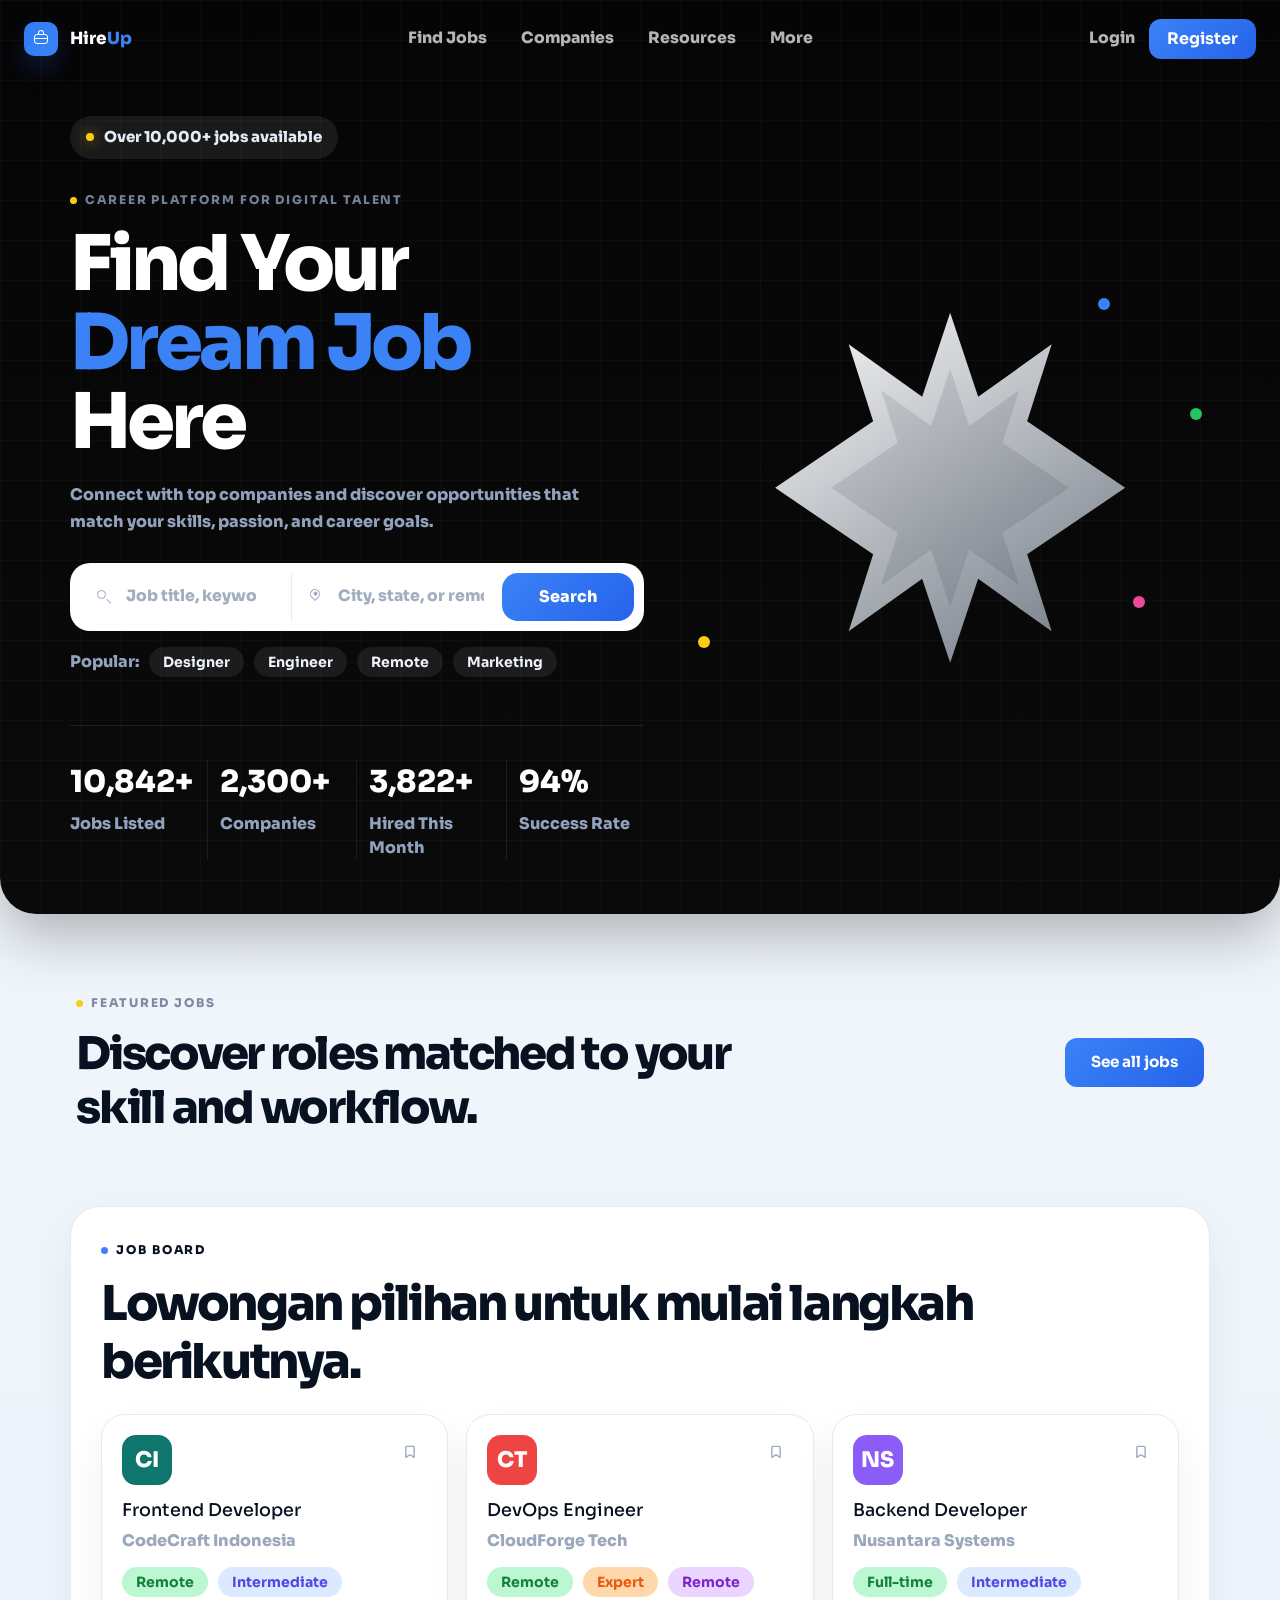
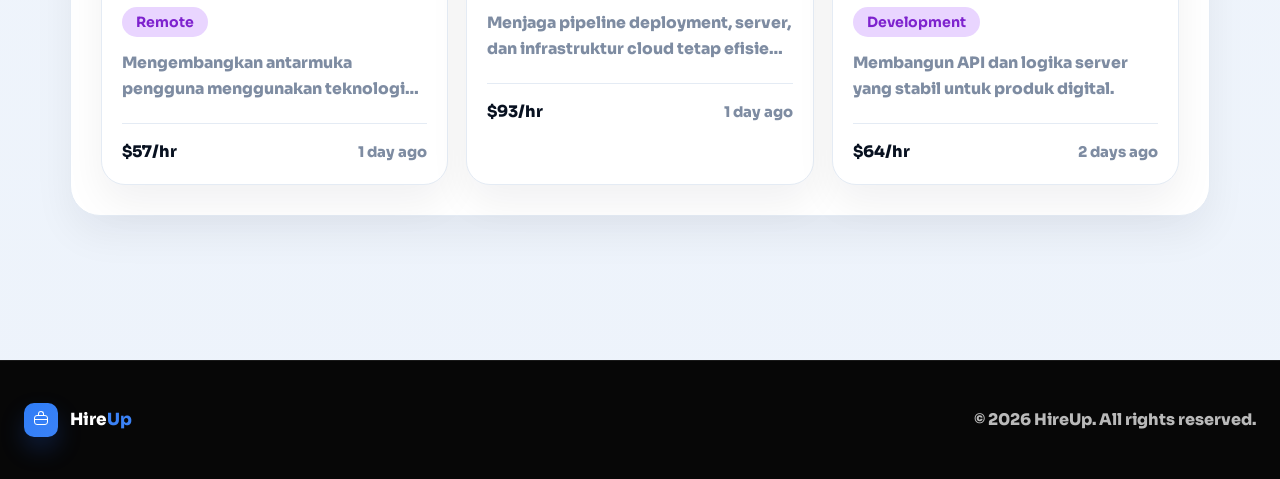
<file: index.html>
<!DOCTYPE html>
<html lang="en">
<head>
  <meta charset="UTF-8">
  <meta name="viewport" content="width=device-width, initial-scale=1.0">
  <title>HireUp - Find Your Dream Job</title>
  <link href="https://cdn.jsdelivr.net/npm/bootstrap@5.3.0/dist/css/bootstrap.min.css" rel="stylesheet">
  <link rel="preconnect" href="https://fonts.googleapis.com">
  <link rel="preconnect" href="https://fonts.gstatic.com" crossorigin>
  <link href="https://fonts.googleapis.com/css2?family=Manrope:wght@400;500;600;700;800&family=Sora:wght@400;600;700;800&display=swap" rel="stylesheet">
  <link rel="stylesheet" href="assets/css/style.css">
</head>
<body data-page="index">
  <main class="pb-5">
    <section class="hero-section px-3 px-lg-4">
      <div class="hero-grid-overlay" aria-hidden="true"></div>
      <div class="container hero-layout px-0">
        <div class="hero-copy">
          <p class="hero-pill">Over 10,000+ jobs available</p>
          <p class="hero-kicker">Career platform for digital talent</p>
          <h1>Find Your <span>Dream Job</span> Here</h1>
          <p class="hero-summary">
            Connect with top companies and discover opportunities that match your skills,
            passion, and career goals.
          </p>

          <form class="search-form" onsubmit="handleSearch(event)">
            <div class="search-cluster">
              <label class="search-field">
                <span class="search-icon" aria-hidden="true"></span>
                <input
                  id="mainSearch"
                  class="search-input"
                  type="search"
                  placeholder="Job title, keywords..."
                  aria-label="Cari lowongan"
                >
              </label>
              <label class="search-field search-field-secondary">
                <span class="search-icon search-icon-pin" aria-hidden="true"></span>
                <input
                  class="search-input"
                  type="text"
                  placeholder="City, state, or remote"
                  aria-label="Lokasi"
                >
              </label>
              <button class="search-button" type="submit">Search</button>
            </div>
            <div class="popular-tags" aria-label="Popular tags">
              <span class="popular-label">Popular:</span>
              <a href="jobs.html?category=Design" class="quick-filter">Designer</a>
              <a href="jobs.html?category=Development" class="quick-filter">Engineer</a>
              <a href="jobs.html?type=Remote" class="quick-filter">Remote</a>
              <a href="jobs.html?category=Marketing" class="quick-filter">Marketing</a>
            </div>
          </form>

          <div id="indexStats" class="hero-stats" aria-label="Platform statistics"></div>
        </div>

        <aside class="hero-visual" aria-hidden="true">
          <div class="burst-card">
            <div class="burst-shape"></div>
            <div class="burst-center">
              <div class="burst-photo"></div>
            </div>
          </div>
          <span class="visual-dot visual-dot-blue"></span>
          <span class="visual-dot visual-dot-green"></span>
          <span class="visual-dot visual-dot-yellow"></span>
          <span class="visual-dot visual-dot-pink"></span>
        </aside>
      </div>
    </section>

    <section class="featured-section px-3 px-lg-4 pb-4 pb-lg-5">
      <div class="container featured-shell px-0 py-4 py-lg-5">
        <div class="featured-topbar mb-4 mb-lg-5">
          <div class="featured-topbar-copy">
            <p class="section-eyebrow">Featured Jobs</p>
            <h2 class="section-heading">Discover roles matched to your skill and workflow.</h2>
          </div>
          <a class="button button-secondary featured-link" href="jobs.html">See all jobs</a>
        </div>
        <div class="featured-surface">
          <div class="featured-heading">
            <div>
              <p class="filter-label filter-label-blue">Job board</p>
              <h2 class="featured-title mb-4">Lowongan pilihan untuk mulai langkah berikutnya.</h2>
            </div>
          </div>
          <div id="featuredJobs" class="job-grid compact-job-grid"></div>
        </div>
      </div>
    </section>
  </main>
  <script src="assets/js/data.js"></script>
  <script src="assets/js/main.js"></script>
</body>
</html>
</file>
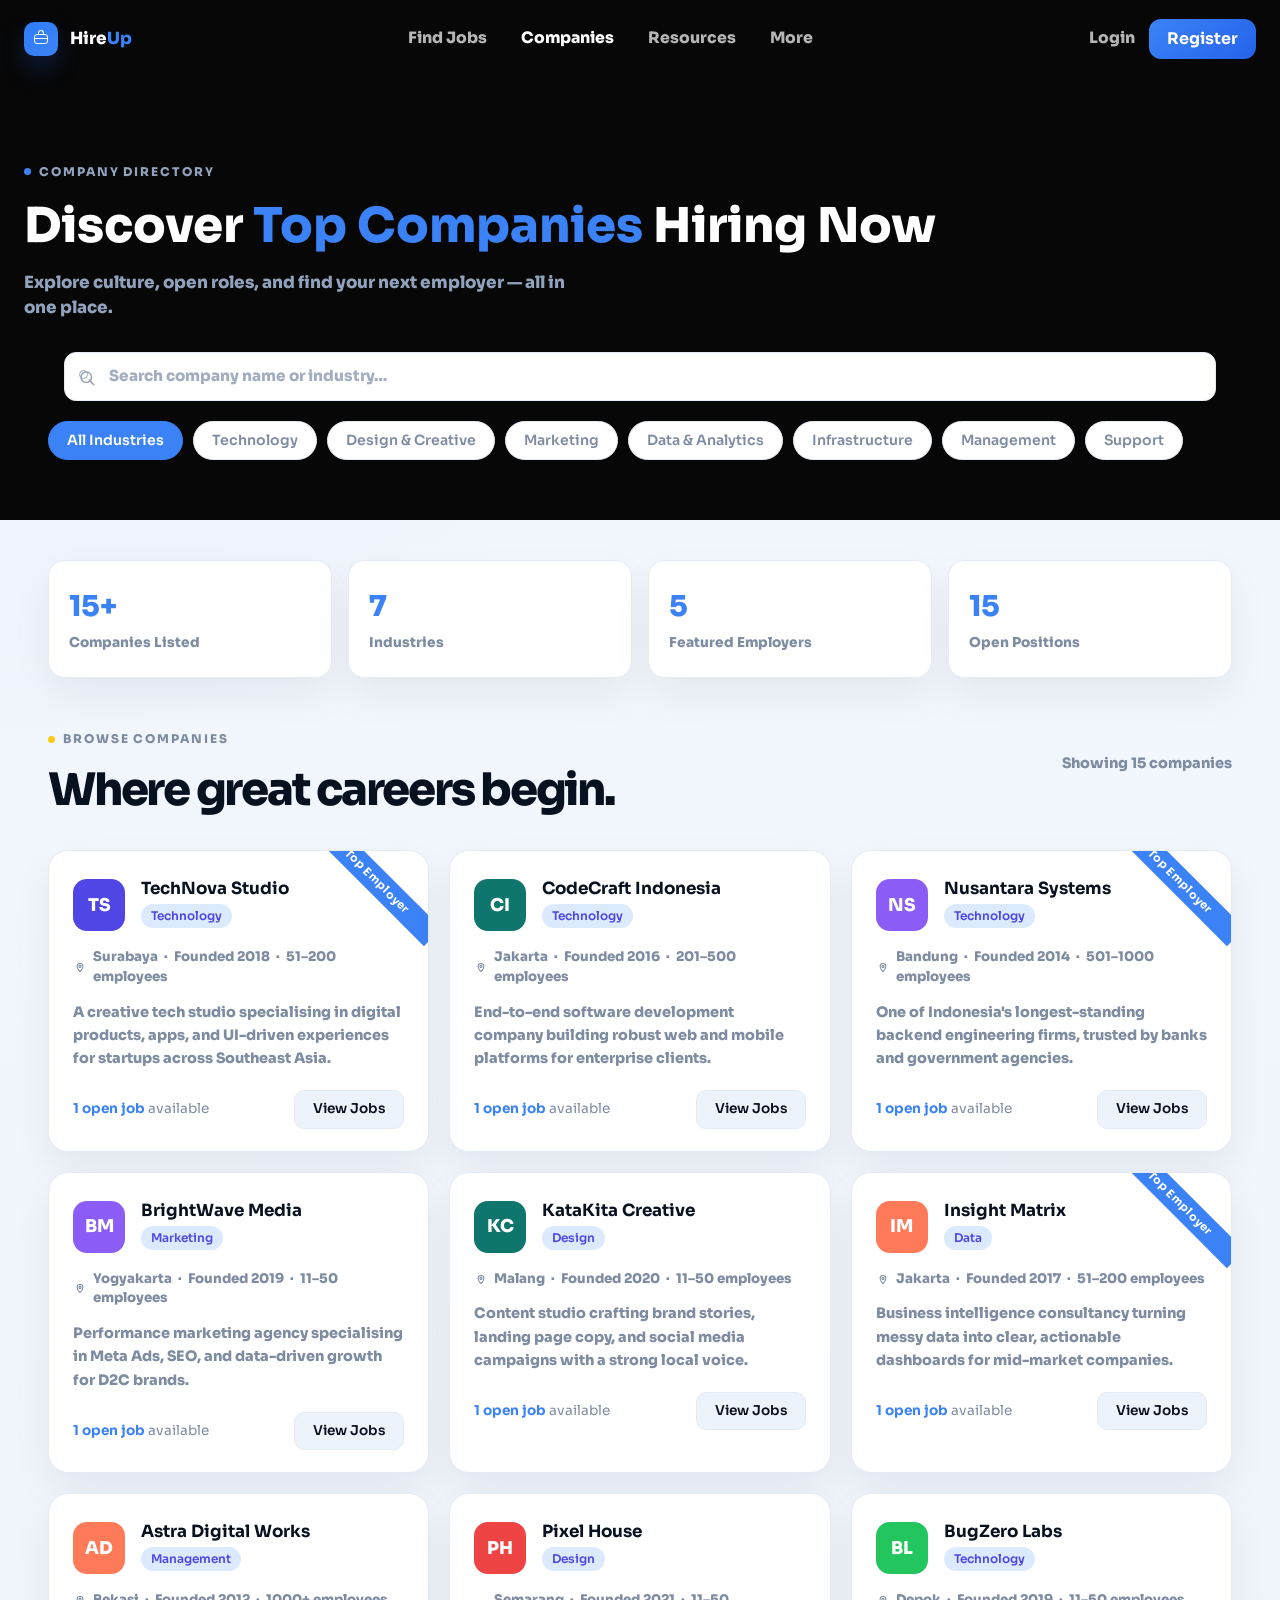
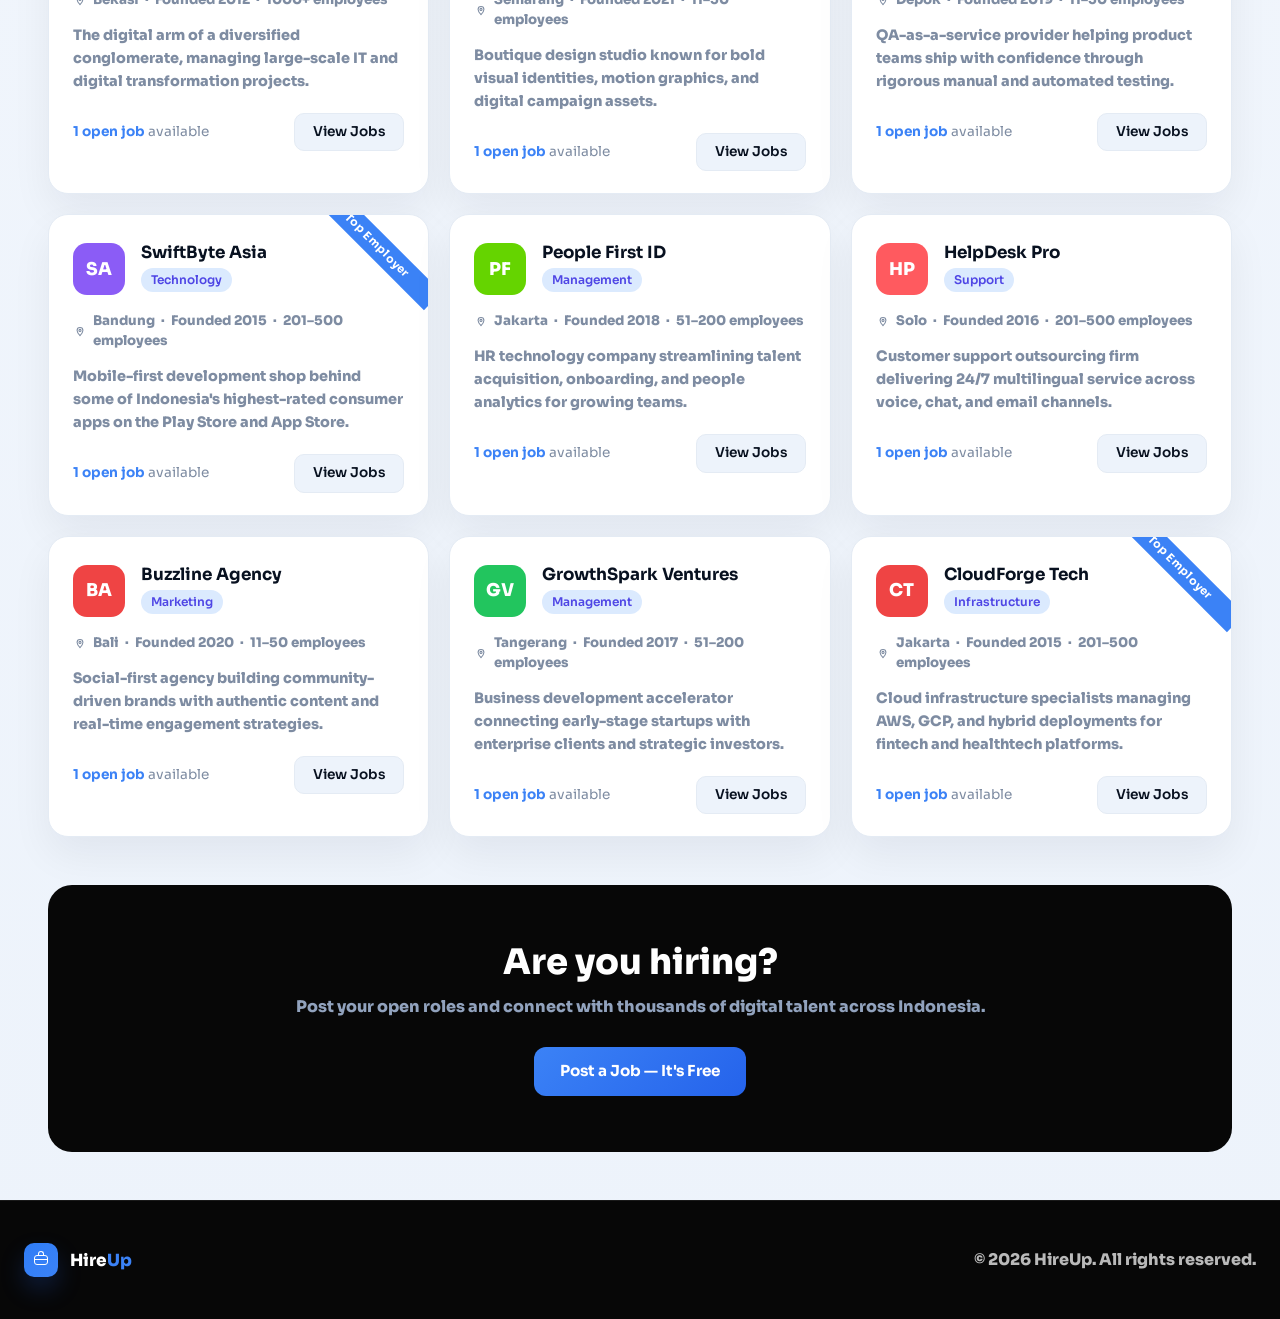
<file: Companies.html>
<!DOCTYPE html>
<html lang="en">
<head>
  <meta charset="UTF-8">
  <meta name="viewport" content="width=device-width, initial-scale=1.0">
  <title>HireUp - Companies</title>
  <link href="https://cdn.jsdelivr.net/npm/bootstrap@5.3.0/dist/css/bootstrap.min.css" rel="stylesheet">
  <link rel="preconnect" href="https://fonts.googleapis.com">
  <link rel="preconnect" href="https://fonts.gstatic.com" crossorigin>
  <link href="https://fonts.googleapis.com/css2?family=Manrope:wght@400;500;600;700;800&family=Sora:wght@400;600;700;800&display=swap" rel="stylesheet">
  <link rel="stylesheet" href="assets/css/style.css">
</head>
<body data-page="companies">
  <main class="pb-5">
    <!-- Hero -->
    <section class="companies-hero">
      <div class="companies-hero-inner">
        <p class="section-eyebrow">Company Directory</p>
        <h1>Discover <span>Top Companies</span> Hiring Now</h1>
        <p class="hero-sub">Explore culture, open roles, and find your next employer — all in one place.</p>

        <!-- Search -->
        <div class="companies-search-bar" style="padding-left:0;padding-right:0;">
          <div class="companies-search-row">
            <label class="search-field">
              <span class="search-icon" aria-hidden="true" style="position:absolute;left: 30px;top:50%;transform:translateY(-50%);pointer-events:none;">
                <svg width="18" height="18" viewBox="0 0 24 24" fill="none" stroke="rgba(126,140,162,0.8)" stroke-width="2" stroke-linecap="round" stroke-linejoin="round"><circle cx="11" cy="11" r="7"/><path d="M21 21l-4.35-4.35"/></svg>
              </span>
              <input id="companySearch" class="search-input" type="search" placeholder="Search company name or industry…">
            </label>
          </div>
          <div class="industry-chips" id="industryChips">
            <button class="industry-chip active" data-industry="">All Industries</button>
            <button class="industry-chip" data-industry="Technology">Technology</button>
            <button class="industry-chip" data-industry="Design">Design & Creative</button>
            <button class="industry-chip" data-industry="Marketing">Marketing</button>
            <button class="industry-chip" data-industry="Data">Data & Analytics</button>
            <button class="industry-chip" data-industry="Infrastructure">Infrastructure</button>
            <button class="industry-chip" data-industry="Management">Management</button>
            <button class="industry-chip" data-industry="Support">Support</button>
          </div>
        </div>
      </div>
    </section>

    <div style="width:min(1480px, calc(100% - 48px));margin:0 auto;">
      <!-- Stats -->
      <div class="companies-stats" id="companiesStats"></div>

      <!-- Companies Grid -->
      <section class="companies-section">
        <div style="display:flex;align-items:center;justify-content:space-between;flex-wrap:wrap;gap:12px;">
          <div>
            <p class="section-eyebrow">Browse Companies</p>
            <h2 class="section-heading" style="margin:0;">Where great careers begin.</h2>
          </div>
          <p id="companyCount" style="color:var(--text-soft);font-size:0.9rem;"></p>
        </div>
        <div class="companies-grid" id="companiesGrid"></div>
        <div id="companiesEmpty" class="empty-state" hidden>
          <h3>No companies matched your search.</h3>
          <p>Try a different keyword or industry filter.</p>
        </div>
      </section>

      <!-- CTA -->
      <div class="companies-cta">
        <h2>Are you hiring?</h2>
        <p>Post your open roles and connect with thousands of digital talent across Indonesia.</p>
        <a href="#" class="button" aria-disabled="true">Post a Job — It's Free</a>
      </div>
    </div>
  </main>

  <script src="assets/js/data.js"></script>
  <script src="assets/js/main.js"></script>
  <script>
    // Build company profiles from jobs data
    const companyProfiles = [
      { name: "TechNova Studio", industry: "Technology", location: "Surabaya", founded: 2018, size: "51–200", desc: "A creative tech studio specialising in digital products, apps, and UI-driven experiences for startups across Southeast Asia.", featured: true },
      { name: "CodeCraft Indonesia", industry: "Technology", location: "Jakarta", founded: 2016, size: "201–500", desc: "End-to-end software development company building robust web and mobile platforms for enterprise clients.", featured: false },
      { name: "Nusantara Systems", industry: "Technology", location: "Bandung", founded: 2014, size: "501–1000", desc: "One of Indonesia's longest-standing backend engineering firms, trusted by banks and government agencies.", featured: true },
      { name: "BrightWave Media", industry: "Marketing", location: "Yogyakarta", founded: 2019, size: "11–50", desc: "Performance marketing agency specialising in Meta Ads, SEO, and data-driven growth for D2C brands.", featured: false },
      { name: "KataKita Creative", industry: "Design", location: "Malang", founded: 2020, size: "11–50", desc: "Content studio crafting brand stories, landing page copy, and social media campaigns with a strong local voice.", featured: false },
      { name: "Insight Matrix", industry: "Data", location: "Jakarta", founded: 2017, size: "51–200", desc: "Business intelligence consultancy turning messy data into clear, actionable dashboards for mid-market companies.", featured: true },
      { name: "Astra Digital Works", industry: "Management", location: "Bekasi", founded: 2012, size: "1000+", desc: "The digital arm of a diversified conglomerate, managing large-scale IT and digital transformation projects.", featured: false },
      { name: "Pixel House", industry: "Design", location: "Semarang", founded: 2021, size: "11–50", desc: "Boutique design studio known for bold visual identities, motion graphics, and digital campaign assets.", featured: false },
      { name: "BugZero Labs", industry: "Technology", location: "Depok", founded: 2019, size: "11–50", desc: "QA-as-a-service provider helping product teams ship with confidence through rigorous manual and automated testing.", featured: false },
      { name: "SwiftByte Asia", industry: "Technology", location: "Bandung", founded: 2015, size: "201–500", desc: "Mobile-first development shop behind some of Indonesia's highest-rated consumer apps on the Play Store and App Store.", featured: true },
      { name: "People First ID", industry: "Management", location: "Jakarta", founded: 2018, size: "51–200", desc: "HR technology company streamlining talent acquisition, onboarding, and people analytics for growing teams.", featured: false },
      { name: "HelpDesk Pro", industry: "Support", location: "Solo", founded: 2016, size: "201–500", desc: "Customer support outsourcing firm delivering 24/7 multilingual service across voice, chat, and email channels.", featured: false },
      { name: "Buzzline Agency", industry: "Marketing", location: "Bali", founded: 2020, size: "11–50", desc: "Social-first agency building community-driven brands with authentic content and real-time engagement strategies.", featured: false },
      { name: "GrowthSpark Ventures", industry: "Management", location: "Tangerang", founded: 2017, size: "51–200", desc: "Business development accelerator connecting early-stage startups with enterprise clients and strategic investors.", featured: false },
      { name: "CloudForge Tech", industry: "Infrastructure", location: "Jakarta", founded: 2015, size: "201–500", desc: "Cloud infrastructure specialists managing AWS, GCP, and hybrid deployments for fintech and healthtech platforms.", featured: true },
    ];

    function getOpenJobCount(companyName) {
      return jobs.filter(j => j.company === companyName).length;
    }

    function getCompanyColor(name) {
      return getBrandColor(name);
    }

    function renderStats() {
      const total = companyProfiles.length;
      const industries = new Set(companyProfiles.map(c => c.industry)).size;
      const featured = companyProfiles.filter(c => c.featured).length;
      const totalJobs = jobs.length;

      document.getElementById("companiesStats").innerHTML = [
        { val: `${total}+`, lbl: "Companies Listed" },
        { val: `${industries}`, lbl: "Industries" },
        { val: `${featured}`, lbl: "Featured Employers" },
        { val: `${totalJobs}`, lbl: "Open Positions" },
      ].map(s => `<div class="company-stat-item"><span class="val">${s.val}</span><span class="lbl">${s.lbl}</span></div>`).join("");
    }

    function renderCompanies(list) {
      const grid = document.getElementById("companiesGrid");
      const empty = document.getElementById("companiesEmpty");
      const count = document.getElementById("companyCount");

      if (list.length === 0) {
        grid.innerHTML = "";
        empty.hidden = false;
        count.textContent = "";
        return;
      }

      empty.hidden = true;
      count.textContent = `Showing ${list.length} compan${list.length === 1 ? "y" : "ies"}`;

      grid.innerHTML = list.map(c => {
        const openJobs = getOpenJobCount(c.name);
        const color = getCompanyColor(c.name);
        const initials = getCompanyInitials(c.name);
        const ribbon = c.featured ? `<span class="company-featured-ribbon">Top Employer</span>` : "";
        return `
          <div class="company-card">
            ${ribbon}
            <div class="company-card-header">
              <div class="company-logo" style="background:${color}">${initials}</div>
              <div class="company-card-meta">
                <h3>${c.name}</h3>
                <span class="company-industry-badge">${c.industry}</span>
              </div>
            </div>
            <div class="company-location-row">
              <svg viewBox="0 0 24 24"><path d="M12 20s5-5.6 5-9a5 5 0 1 0-10 0c0 3.4 5 9 5 9Z"/><circle cx="12" cy="11" r="1.8"/></svg>
              ${c.location} &nbsp;·&nbsp; Founded ${c.founded} &nbsp;·&nbsp; ${c.size} employees
            </div>
            <p class="company-card-desc">${c.desc}</p>
            <div class="company-card-footer">
              <span class="company-open-jobs">${openJobs} open job${openJobs !== 1 ? "s" : ""} <span>available</span></span>
              <a href="jobs.html?search=${encodeURIComponent(c.name)}" class="company-view-btn">View Jobs</a>
            </div>
          </div>
        `;
      }).join("");
    }

    function filterCompanies() {
      const keyword = document.getElementById("companySearch").value.trim().toLowerCase();
      const activeChip = document.querySelector(".industry-chip.active");
      const industry = activeChip ? activeChip.dataset.industry : "";

      const filtered = companyProfiles.filter(c => {
        const matchesKeyword = !keyword || c.name.toLowerCase().includes(keyword) || c.industry.toLowerCase().includes(keyword) || c.location.toLowerCase().includes(keyword);
        const matchesIndustry = !industry || c.industry === industry;
        return matchesKeyword && matchesIndustry;
      });

      renderCompanies(filtered);
    }

    // Industry chip interaction
    document.getElementById("industryChips").addEventListener("click", e => {
      const btn = e.target.closest(".industry-chip");
      if (!btn) return;
      document.querySelectorAll(".industry-chip").forEach(c => c.classList.remove("active"));
      btn.classList.add("active");
      filterCompanies();
    });

    document.getElementById("companySearch").addEventListener("input", filterCompanies);

    document.addEventListener("DOMContentLoaded", () => {
      renderStats();
      renderCompanies(companyProfiles);
    });
  </script>
</body>
</html>
</file>
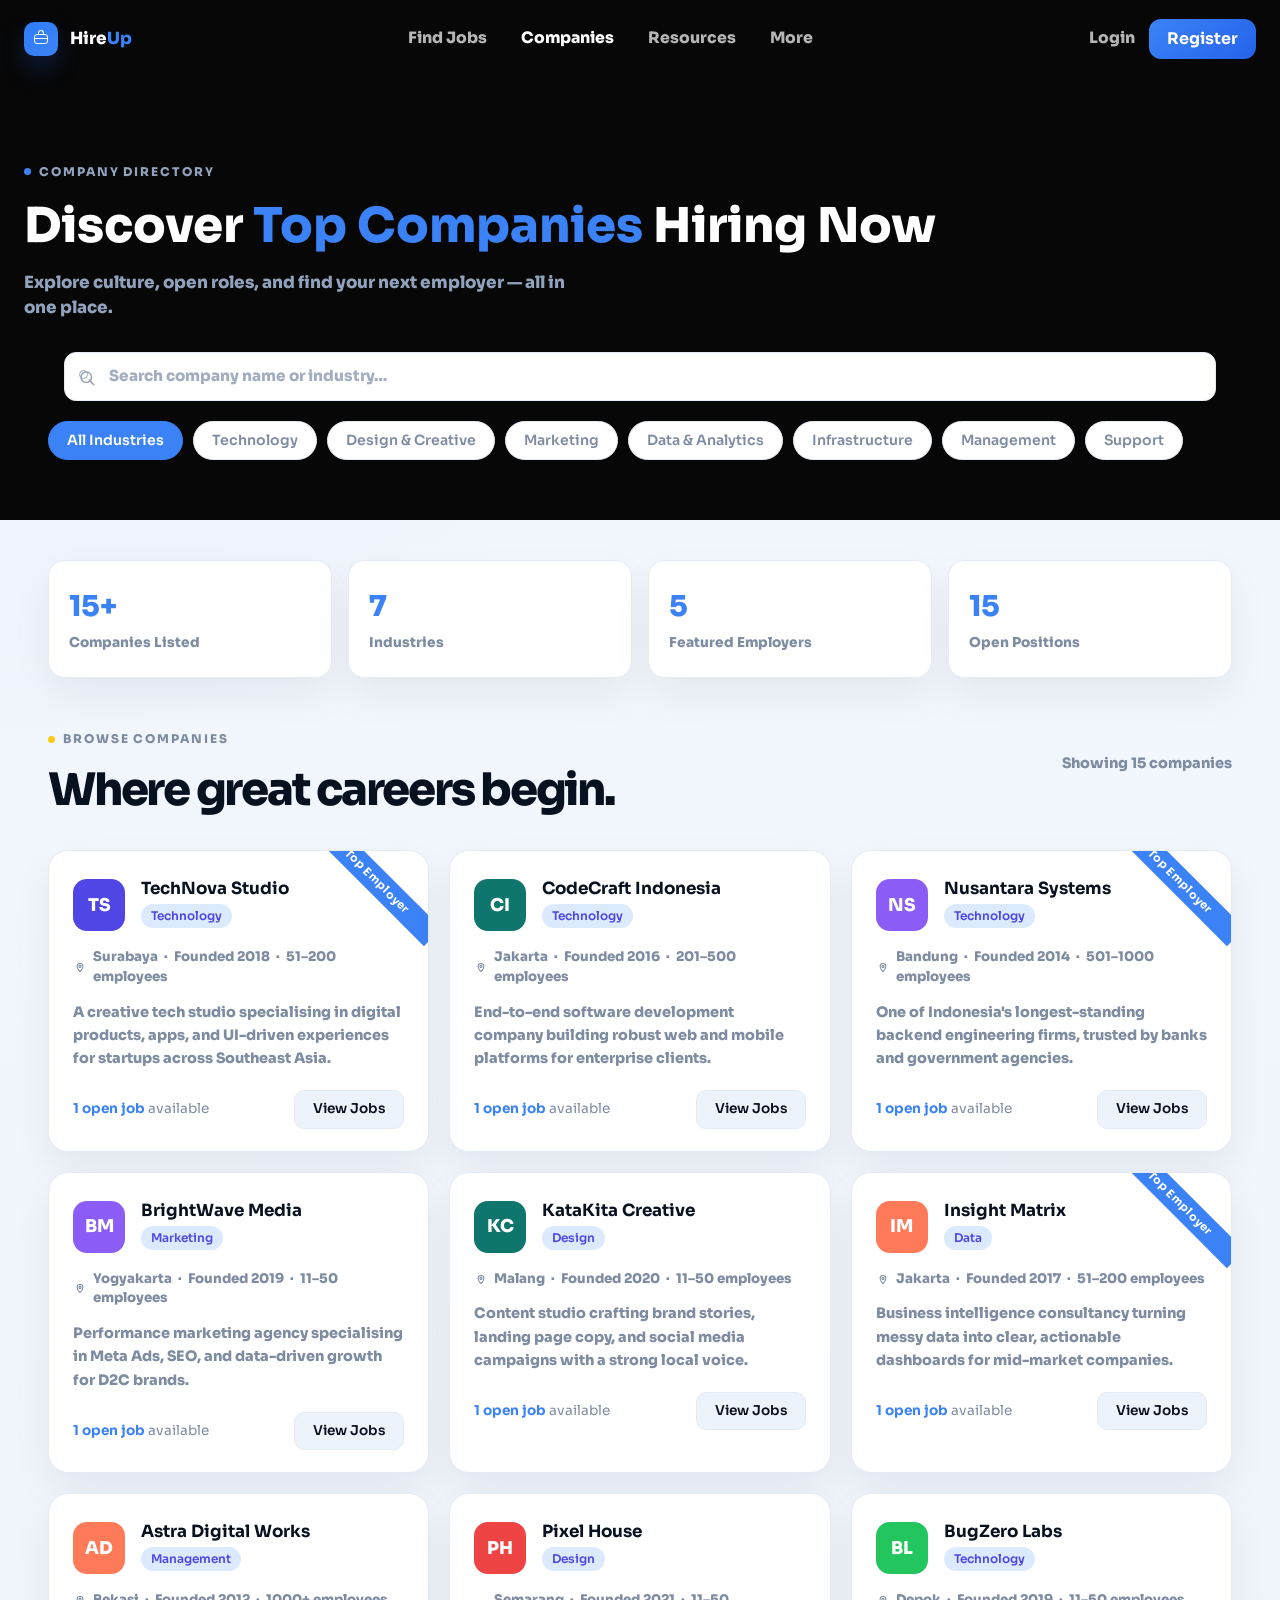
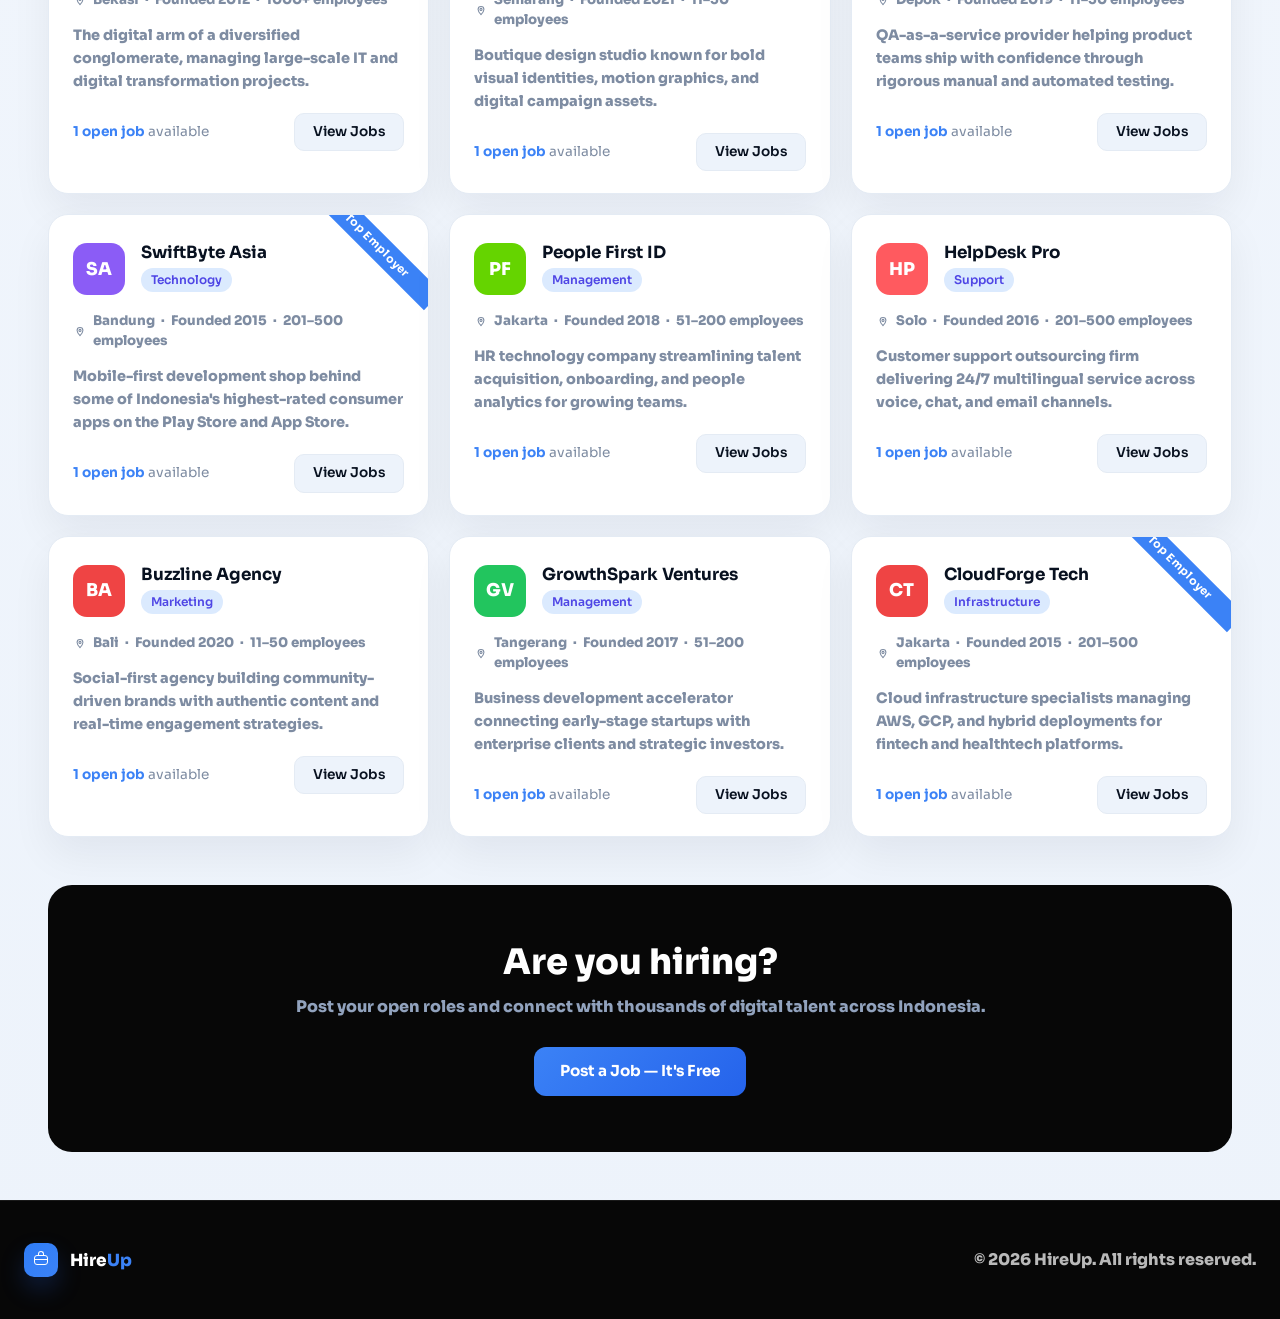
<file: companies.html>
<!DOCTYPE html>
<html lang="en">
<head>
  <meta charset="UTF-8">
  <meta name="viewport" content="width=device-width, initial-scale=1.0">
  <title>HireUp - Companies</title>
  <link href="https://cdn.jsdelivr.net/npm/bootstrap@5.3.0/dist/css/bootstrap.min.css" rel="stylesheet">
  <link rel="preconnect" href="https://fonts.googleapis.com">
  <link rel="preconnect" href="https://fonts.gstatic.com" crossorigin>
  <link href="https://fonts.googleapis.com/css2?family=Manrope:wght@400;500;600;700;800&family=Sora:wght@400;600;700;800&display=swap" rel="stylesheet">
  <link rel="stylesheet" href="assets/css/style.css">
</head>
<body data-page="companies">
  <main class="pb-5">
    <!-- Hero -->
    <section class="companies-hero">
      <div class="companies-hero-inner">
        <p class="section-eyebrow">Company Directory</p>
        <h1>Discover <span>Top Companies</span> Hiring Now</h1>
        <p class="hero-sub">Explore culture, open roles, and find your next employer — all in one place.</p>

        <!-- Search -->
        <div class="companies-search-bar" style="padding-left:0;padding-right:0;">
          <div class="companies-search-row">
            <label class="search-field">
              <span class="search-icon" aria-hidden="true" style="position:absolute;left: 30px;top:50%;transform:translateY(-50%);pointer-events:none;">
                <svg width="18" height="18" viewBox="0 0 24 24" fill="none" stroke="rgba(126,140,162,0.8)" stroke-width="2" stroke-linecap="round" stroke-linejoin="round"><circle cx="11" cy="11" r="7"/><path d="M21 21l-4.35-4.35"/></svg>
              </span>
              <input id="companySearch" class="search-input" type="search" placeholder="Search company name or industry…">
            </label>
          </div>
          <div class="industry-chips" id="industryChips">
            <button class="industry-chip active" data-industry="">All Industries</button>
            <button class="industry-chip" data-industry="Technology">Technology</button>
            <button class="industry-chip" data-industry="Design">Design & Creative</button>
            <button class="industry-chip" data-industry="Marketing">Marketing</button>
            <button class="industry-chip" data-industry="Data">Data & Analytics</button>
            <button class="industry-chip" data-industry="Infrastructure">Infrastructure</button>
            <button class="industry-chip" data-industry="Management">Management</button>
            <button class="industry-chip" data-industry="Support">Support</button>
          </div>
        </div>
      </div>
    </section>

    <div style="width:min(1480px, calc(100% - 48px));margin:0 auto;">
      <!-- Stats -->
      <div class="companies-stats" id="companiesStats"></div>

      <!-- Companies Grid -->
      <section class="companies-section">
        <div style="display:flex;align-items:center;justify-content:space-between;flex-wrap:wrap;gap:12px;">
          <div>
            <p class="section-eyebrow">Browse Companies</p>
            <h2 class="section-heading" style="margin:0;">Where great careers begin.</h2>
          </div>
          <p id="companyCount" style="color:var(--text-soft);font-size:0.9rem;"></p>
        </div>
        <div class="companies-grid" id="companiesGrid"></div>
        <div id="companiesEmpty" class="empty-state" hidden>
          <h3>No companies matched your search.</h3>
          <p>Try a different keyword or industry filter.</p>
        </div>
      </section>

      <!-- CTA -->
      <div class="companies-cta">
        <h2>Are you hiring?</h2>
        <p>Post your open roles and connect with thousands of digital talent across Indonesia.</p>
        <a href="#" class="button" aria-disabled="true">Post a Job — It's Free</a>
      </div>
    </div>
  </main>

  <script src="assets/js/data.js"></script>
  <script src="assets/js/main.js"></script>
  <script>
    // Build company profiles from jobs data
    const companyProfiles = [
      { name: "TechNova Studio", industry: "Technology", location: "Surabaya", founded: 2018, size: "51–200", desc: "A creative tech studio specialising in digital products, apps, and UI-driven experiences for startups across Southeast Asia.", featured: true },
      { name: "CodeCraft Indonesia", industry: "Technology", location: "Jakarta", founded: 2016, size: "201–500", desc: "End-to-end software development company building robust web and mobile platforms for enterprise clients.", featured: false },
      { name: "Nusantara Systems", industry: "Technology", location: "Bandung", founded: 2014, size: "501–1000", desc: "One of Indonesia's longest-standing backend engineering firms, trusted by banks and government agencies.", featured: true },
      { name: "BrightWave Media", industry: "Marketing", location: "Yogyakarta", founded: 2019, size: "11–50", desc: "Performance marketing agency specialising in Meta Ads, SEO, and data-driven growth for D2C brands.", featured: false },
      { name: "KataKita Creative", industry: "Design", location: "Malang", founded: 2020, size: "11–50", desc: "Content studio crafting brand stories, landing page copy, and social media campaigns with a strong local voice.", featured: false },
      { name: "Insight Matrix", industry: "Data", location: "Jakarta", founded: 2017, size: "51–200", desc: "Business intelligence consultancy turning messy data into clear, actionable dashboards for mid-market companies.", featured: true },
      { name: "Astra Digital Works", industry: "Management", location: "Bekasi", founded: 2012, size: "1000+", desc: "The digital arm of a diversified conglomerate, managing large-scale IT and digital transformation projects.", featured: false },
      { name: "Pixel House", industry: "Design", location: "Semarang", founded: 2021, size: "11–50", desc: "Boutique design studio known for bold visual identities, motion graphics, and digital campaign assets.", featured: false },
      { name: "BugZero Labs", industry: "Technology", location: "Depok", founded: 2019, size: "11–50", desc: "QA-as-a-service provider helping product teams ship with confidence through rigorous manual and automated testing.", featured: false },
      { name: "SwiftByte Asia", industry: "Technology", location: "Bandung", founded: 2015, size: "201–500", desc: "Mobile-first development shop behind some of Indonesia's highest-rated consumer apps on the Play Store and App Store.", featured: true },
      { name: "People First ID", industry: "Management", location: "Jakarta", founded: 2018, size: "51–200", desc: "HR technology company streamlining talent acquisition, onboarding, and people analytics for growing teams.", featured: false },
      { name: "HelpDesk Pro", industry: "Support", location: "Solo", founded: 2016, size: "201–500", desc: "Customer support outsourcing firm delivering 24/7 multilingual service across voice, chat, and email channels.", featured: false },
      { name: "Buzzline Agency", industry: "Marketing", location: "Bali", founded: 2020, size: "11–50", desc: "Social-first agency building community-driven brands with authentic content and real-time engagement strategies.", featured: false },
      { name: "GrowthSpark Ventures", industry: "Management", location: "Tangerang", founded: 2017, size: "51–200", desc: "Business development accelerator connecting early-stage startups with enterprise clients and strategic investors.", featured: false },
      { name: "CloudForge Tech", industry: "Infrastructure", location: "Jakarta", founded: 2015, size: "201–500", desc: "Cloud infrastructure specialists managing AWS, GCP, and hybrid deployments for fintech and healthtech platforms.", featured: true },
    ];

    function getOpenJobCount(companyName) {
      return jobs.filter(j => j.company === companyName).length;
    }

    function getCompanyColor(name) {
      return getBrandColor(name);
    }

    function renderStats() {
      const total = companyProfiles.length;
      const industries = new Set(companyProfiles.map(c => c.industry)).size;
      const featured = companyProfiles.filter(c => c.featured).length;
      const totalJobs = jobs.length;

      document.getElementById("companiesStats").innerHTML = [
        { val: `${total}+`, lbl: "Companies Listed" },
        { val: `${industries}`, lbl: "Industries" },
        { val: `${featured}`, lbl: "Featured Employers" },
        { val: `${totalJobs}`, lbl: "Open Positions" },
      ].map(s => `<div class="company-stat-item"><span class="val">${s.val}</span><span class="lbl">${s.lbl}</span></div>`).join("");
    }

    function renderCompanies(list) {
      const grid = document.getElementById("companiesGrid");
      const empty = document.getElementById("companiesEmpty");
      const count = document.getElementById("companyCount");

      if (list.length === 0) {
        grid.innerHTML = "";
        empty.hidden = false;
        count.textContent = "";
        return;
      }

      empty.hidden = true;
      count.textContent = `Showing ${list.length} compan${list.length === 1 ? "y" : "ies"}`;

      grid.innerHTML = list.map(c => {
        const openJobs = getOpenJobCount(c.name);
        const color = getCompanyColor(c.name);
        const initials = getCompanyInitials(c.name);
        const ribbon = c.featured ? `<span class="company-featured-ribbon">Top Employer</span>` : "";
        return `
          <div class="company-card">
            ${ribbon}
            <div class="company-card-header">
              <div class="company-logo" style="background:${color}">${initials}</div>
              <div class="company-card-meta">
                <h3>${c.name}</h3>
                <span class="company-industry-badge">${c.industry}</span>
              </div>
            </div>
            <div class="company-location-row">
              <svg viewBox="0 0 24 24"><path d="M12 20s5-5.6 5-9a5 5 0 1 0-10 0c0 3.4 5 9 5 9Z"/><circle cx="12" cy="11" r="1.8"/></svg>
              ${c.location} &nbsp;·&nbsp; Founded ${c.founded} &nbsp;·&nbsp; ${c.size} employees
            </div>
            <p class="company-card-desc">${c.desc}</p>
            <div class="company-card-footer">
              <span class="company-open-jobs">${openJobs} open job${openJobs !== 1 ? "s" : ""} <span>available</span></span>
              <a href="jobs.html?search=${encodeURIComponent(c.name)}" class="company-view-btn">View Jobs</a>
            </div>
          </div>
        `;
      }).join("");
    }

    function filterCompanies() {
      const keyword = document.getElementById("companySearch").value.trim().toLowerCase();
      const activeChip = document.querySelector(".industry-chip.active");
      const industry = activeChip ? activeChip.dataset.industry : "";

      const filtered = companyProfiles.filter(c => {
        const matchesKeyword = !keyword || c.name.toLowerCase().includes(keyword) || c.industry.toLowerCase().includes(keyword) || c.location.toLowerCase().includes(keyword);
        const matchesIndustry = !industry || c.industry === industry;
        return matchesKeyword && matchesIndustry;
      });

      renderCompanies(filtered);
    }

    // Industry chip interaction
    document.getElementById("industryChips").addEventListener("click", e => {
      const btn = e.target.closest(".industry-chip");
      if (!btn) return;
      document.querySelectorAll(".industry-chip").forEach(c => c.classList.remove("active"));
      btn.classList.add("active");
      filterCompanies();
    });

    document.getElementById("companySearch").addEventListener("input", filterCompanies);

    document.addEventListener("DOMContentLoaded", () => {
      renderStats();
      renderCompanies(companyProfiles);
    });
  </script>
</body>
</html>
</file>
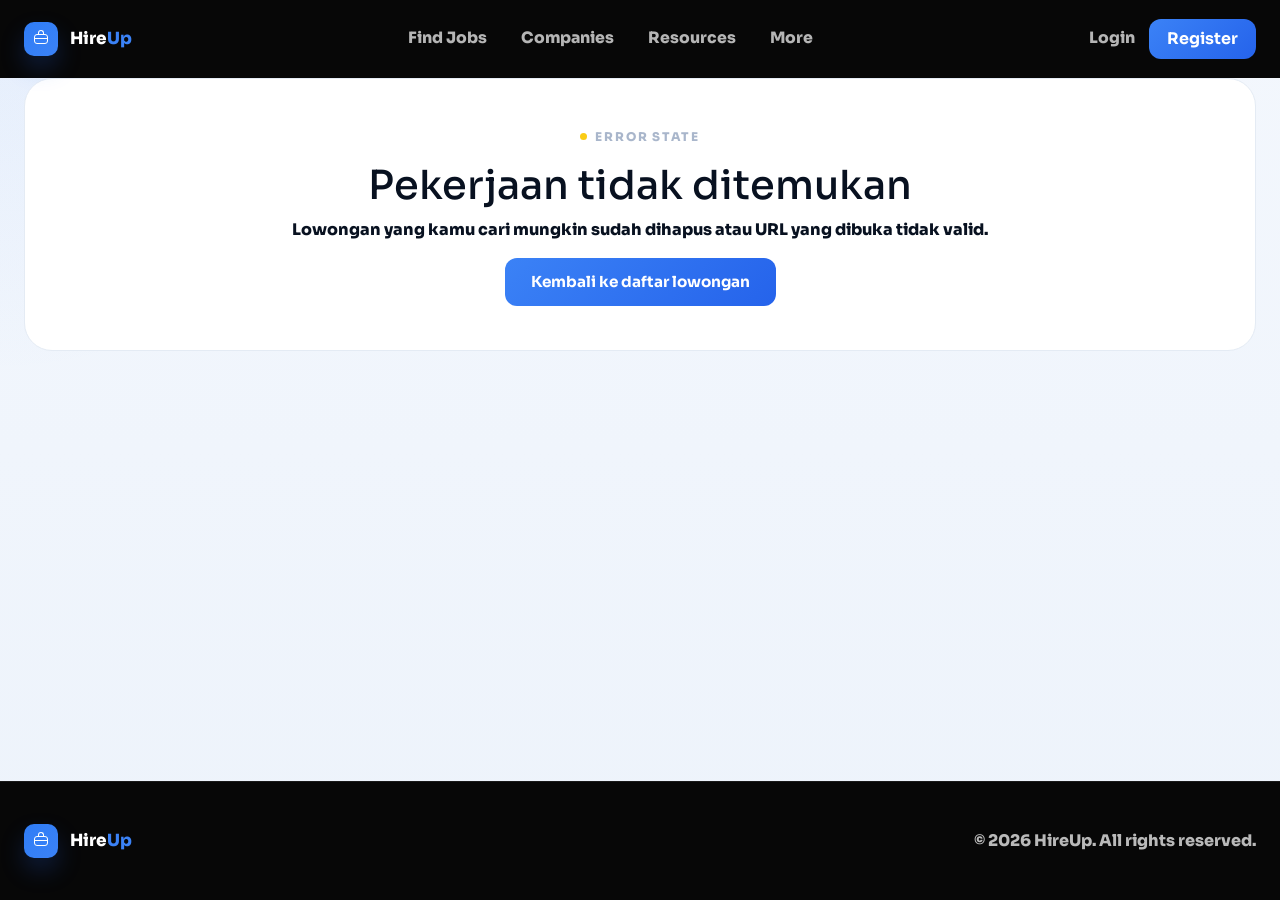
<file: job-detail.html>
<!DOCTYPE html>
<html lang="id">
<head>
  <meta charset="UTF-8">
  <meta name="viewport" content="width=device-width, initial-scale=1.0">
  <title>HireUp Job Detail</title>
  <link href="https://cdn.jsdelivr.net/npm/bootstrap@5.3.0/dist/css/bootstrap.min.css" rel="stylesheet">
  <link rel="preconnect" href="https://fonts.googleapis.com">
  <link rel="preconnect" href="https://fonts.gstatic.com" crossorigin>
  <link href="https://fonts.googleapis.com/css2?family=Manrope:wght@400;500;600;700;800&family=Sora:wght@400;600;700;800&display=swap" rel="stylesheet">
  <link rel="stylesheet" href="assets/css/style.css">
</head>
<body data-page="detail">
  <main class="pb-5">
    <section id="jobDetailRoot" class="detail-page"></section>
  </main>

  <div class="modal fade" id="applySuccessModal" tabindex="-1" aria-labelledby="applySuccessModalLabel" aria-hidden="true">
    <div class="modal-dialog modal-dialog-centered">
      <div class="modal-content apply-modal">
        <div class="modal-header apply-modal-header">
          <div>
            <p class="filter-label">Application Status</p>
            <h5 class="modal-title" id="applySuccessModalLabel">Lamaran berhasil dikirim</h5>
          </div>
          <button type="button" class="btn-close" data-bs-dismiss="modal" aria-label="Close"></button>
        </div>
        <div class="modal-body">
          <p id="applySuccessText" class="section-copy">
            Lamaran kamu berhasil diproses.
          </p>
        </div>
        <div class="modal-footer apply-modal-footer">
          <a id="applySuccessLink" class="button job-card-link" href="jobs.html">Lanjut jelajahi lowongan</a>
        </div>
      </div>
    </div>
  </div>

  <script src="assets/js/data.js"></script>
  <script src="assets/js/main.js"></script>
  <script src="assets/js/detail.js"></script>
  <script src="https://cdn.jsdelivr.net/npm/bootstrap@5.3.0/dist/js/bootstrap.bundle.min.js"></script>
</body>
</html>
</file>
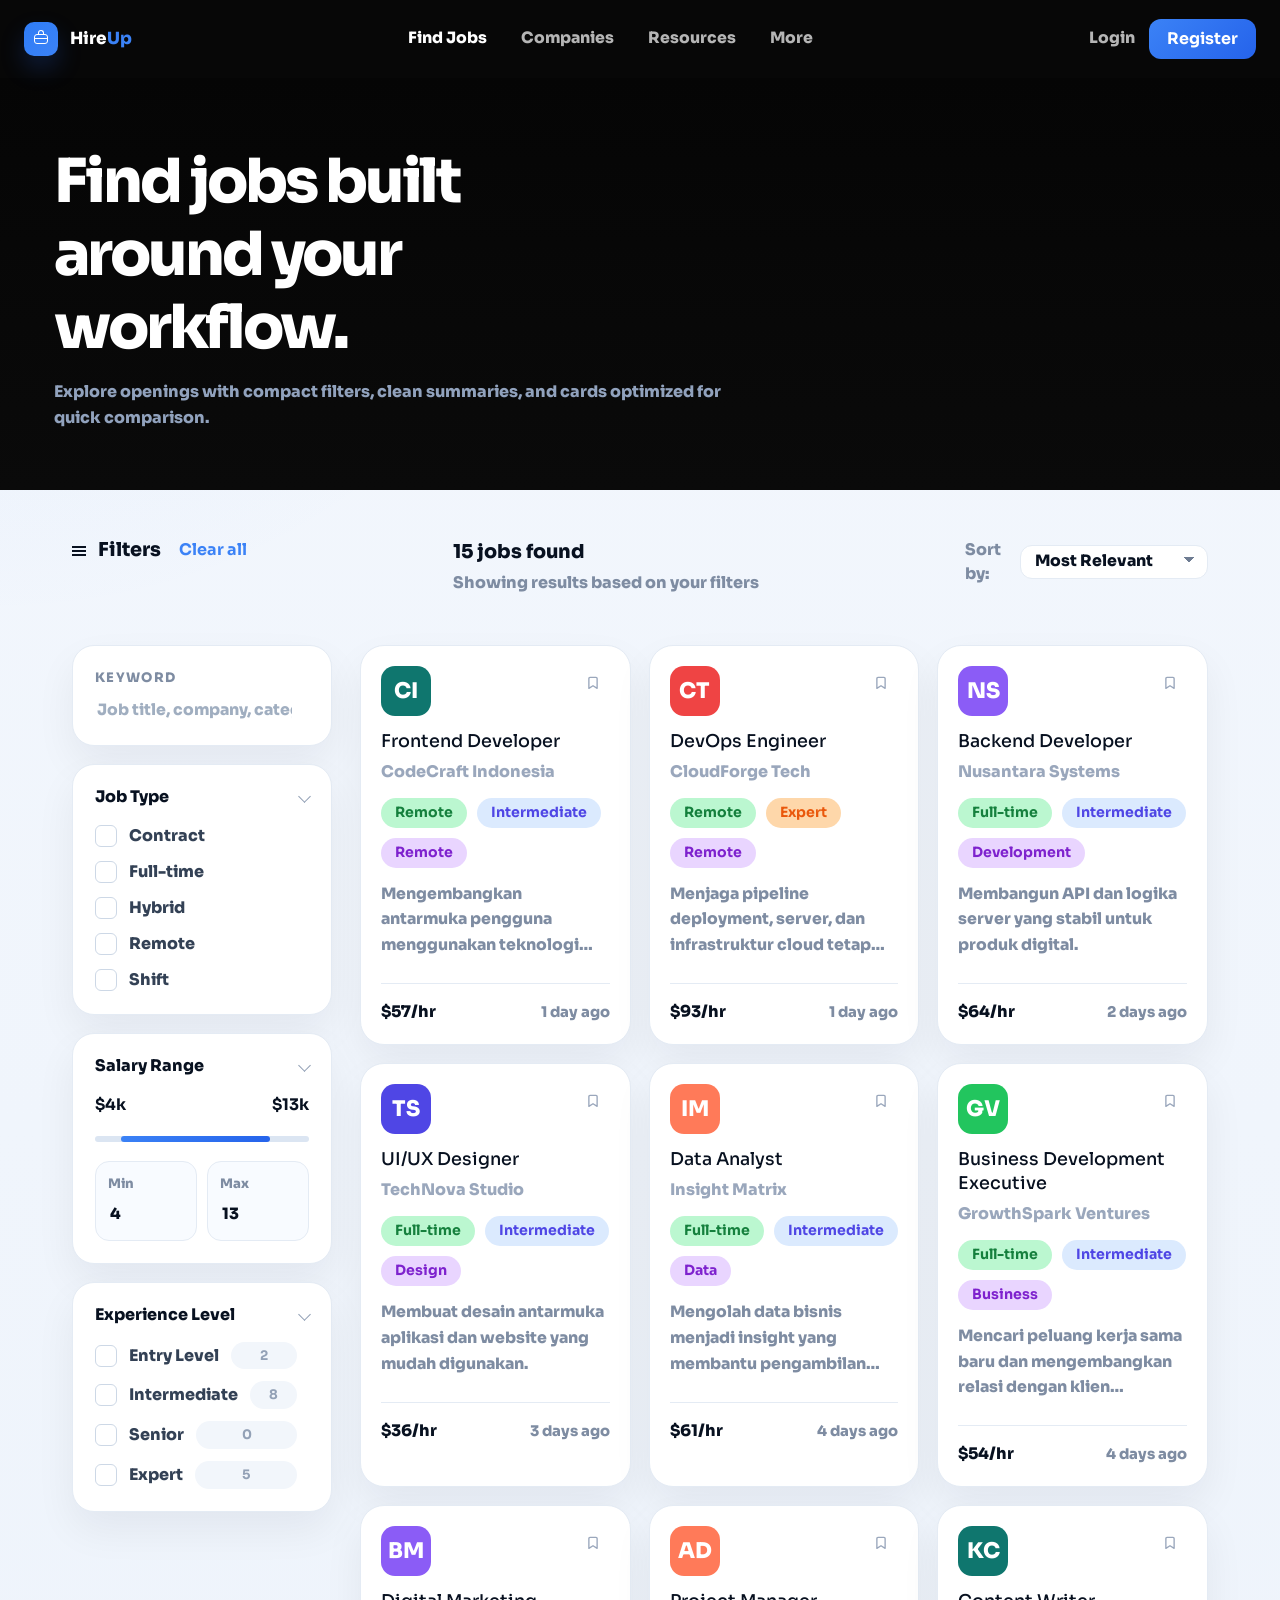
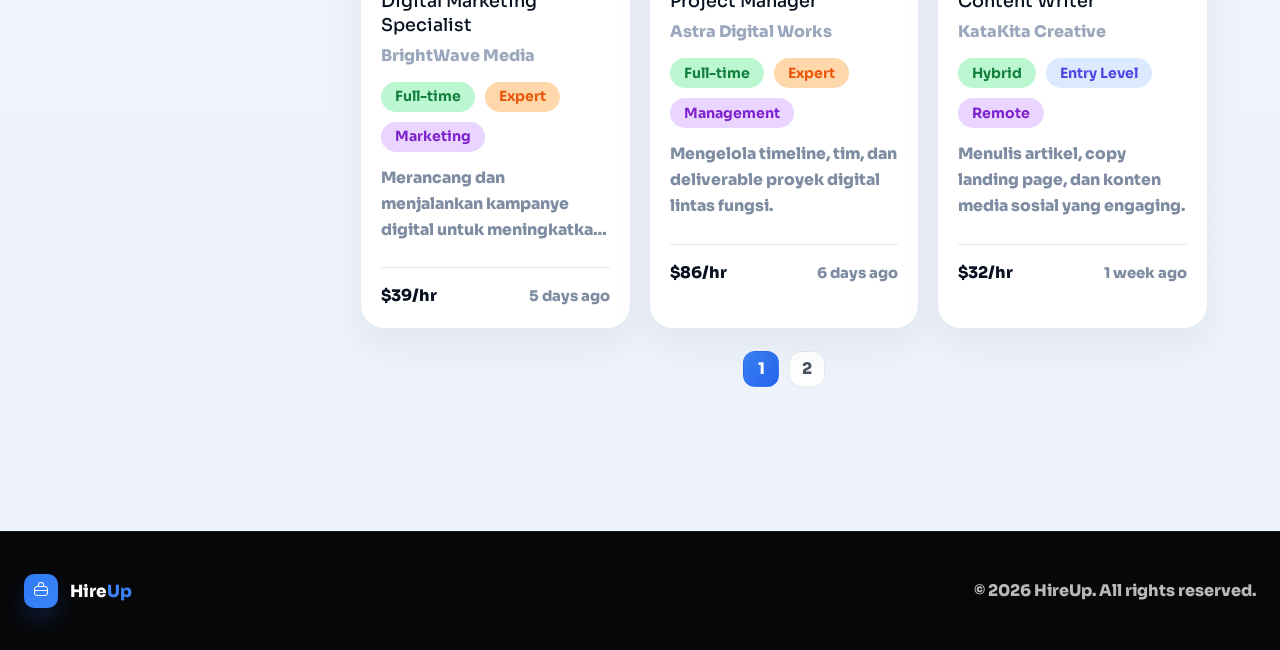
<file: jobs.html>
<!DOCTYPE html>
<html lang="id">
<head>
  <meta charset="UTF-8">
  <meta name="viewport" content="width=device-width, initial-scale=1.0">
  <title>HireUp Jobs</title>
  <link href="https://cdn.jsdelivr.net/npm/bootstrap@5.3.0/dist/css/bootstrap.min.css" rel="stylesheet">
  <link rel="preconnect" href="https://fonts.googleapis.com">
  <link rel="preconnect" href="https://fonts.gstatic.com" crossorigin>
  <link href="https://fonts.googleapis.com/css2?family=Manrope:wght@400;500;600;700;800&family=Sora:wght@400;600;700;800&display=swap" rel="stylesheet">
  <link rel="stylesheet" href="assets/css/style.css">
</head>
<body data-page="jobs">
  <main class="pb-5">
    <section class="jobs-shell pb-4 pb-lg-5">
      <div class="jobs-hero-shell px-3 px-lg-4">
        <div class="jobs-hero-inner px-0 pt-5 pt-lg-4 pb-4">
          <div class="jobs-overview">
            <div class="jobs-overview-left">
              <h1 class="jobs-page-title">Find jobs built around your workflow.</h1>
              <p class="jobs-page-copy">
                Explore openings with compact filters, clean summaries, and cards optimized
                for quick comparison.
              </p>
            </div>
          </div>
        </div>
      </div>

      <div class="jobs-overview-toolbar px-3 px-lg-4 py-4">
        <div class="filters-title-row">
          <div class="filters-title-group">
            <span class="toolbar-icon toolbar-icon-filter" aria-hidden="true"></span>
            <h2>Filters</h2>
          </div>
          <button id="clearFilters" class="text-button" type="button">Clear all</button>
        </div>

        <div class="jobs-summary">
          <p id="resultsHeading" class="jobs-summary-title">0 jobs found</p>
          <p id="resultsCount" class="results-count">Showing results based on your filters</p>
        </div>

        <label class="sort-control" for="sortSelect">
          <span>Sort by:</span>
          <select id="sortSelect" class="filter-select">
            <option value="newest">Most Relevant</option>
            <option value="salary_desc">Highest Salary</option>
            <option value="salary_asc">Lowest Salary</option>
            <option value="title_asc">A-Z</option>
          </select>
        </label>
      </div>

      <section class="jobs-layout px-3 px-lg-4 pb-4 pb-lg-5">
      <aside class="filter-panel mb-4 mb-lg-0">
        <form id="filtersForm" class="filter-stack">
          <label class="filter-search-card">
            <span class="filter-card-label">Keyword</span>
            <input
              id="jobsSearch"
              name="search"
              class="filter-input"
              type="search"
              placeholder="Job title, company, category"
            >
          </label>

          <section class="filter-card">
            <div class="filter-section-head">
              <h3>Job Type</h3>
              <span class="filter-section-chevron" aria-hidden="true"></span>
            </div>
            <div id="typeFilterOptions" class="option-list"></div>
          </section>

          <section class="filter-card">
            <div class="filter-section-head">
              <h3>Salary Range</h3>
              <span class="filter-section-chevron" aria-hidden="true"></span>
            </div>
            <div class="salary-range">
              <div class="salary-range-values">
                <span id="salaryMinLabel">$0k</span>
                <span id="salaryMaxLabel">$0k</span>
              </div>
              <div class="salary-slider-visual" aria-hidden="true">
                <span class="salary-slider-track"></span>
                <span class="salary-slider-fill"></span>
              </div>
              <div class="salary-range-inputs">
                <label class="salary-input-card">
                  <span>Min</span>
                  <input id="salaryMinInput" class="filter-input" type="number" min="0" step="1">
                </label>
                <label class="salary-input-card">
                  <span>Max</span>
                  <input id="salaryMaxInput" class="filter-input" type="number" min="0" step="1">
                </label>
              </div>
            </div>
          </section>

          <section class="filter-card">
            <div class="filter-section-head">
              <h3>Experience Level</h3>
              <span class="filter-section-chevron" aria-hidden="true"></span>
            </div>
            <div id="experienceFilterOptions" class="option-list option-list-counted"></div>
          </section>

          <select id="categoryFilter" name="category" class="filter-select filter-hidden-control">
            <option value="">Semua kategori</option>
          </select>
          <select id="locationFilter" name="location" class="filter-select filter-hidden-control">
            <option value="">Semua lokasi</option>
          </select>
          <select id="typeFilter" name="type" class="filter-select filter-hidden-control">
            <option value="">Semua tipe</option>
          </select>
        </form>
      </aside>

      <section class="jobs-content">
        <div id="activeFilters" class="active-filters"></div>
        <div id="jobsContainer" class="job-grid jobs-grid"></div>
        <div id="emptyState" class="empty-state" hidden>
          <h3>No jobs matched your filters.</h3>
          <p>Try broadening the keyword, salary range, or experience level.</p>
        </div>
        <nav id="pagination" class="pagination" aria-label="Jobs pagination"></nav>
      </section>
      </section>
    </section>
  </main>
  <script src="assets/js/data.js"></script>
  <script src="assets/js/main.js"></script>
  <script src="assets/js/jobs.js"></script>
</body>
</html>
</file>
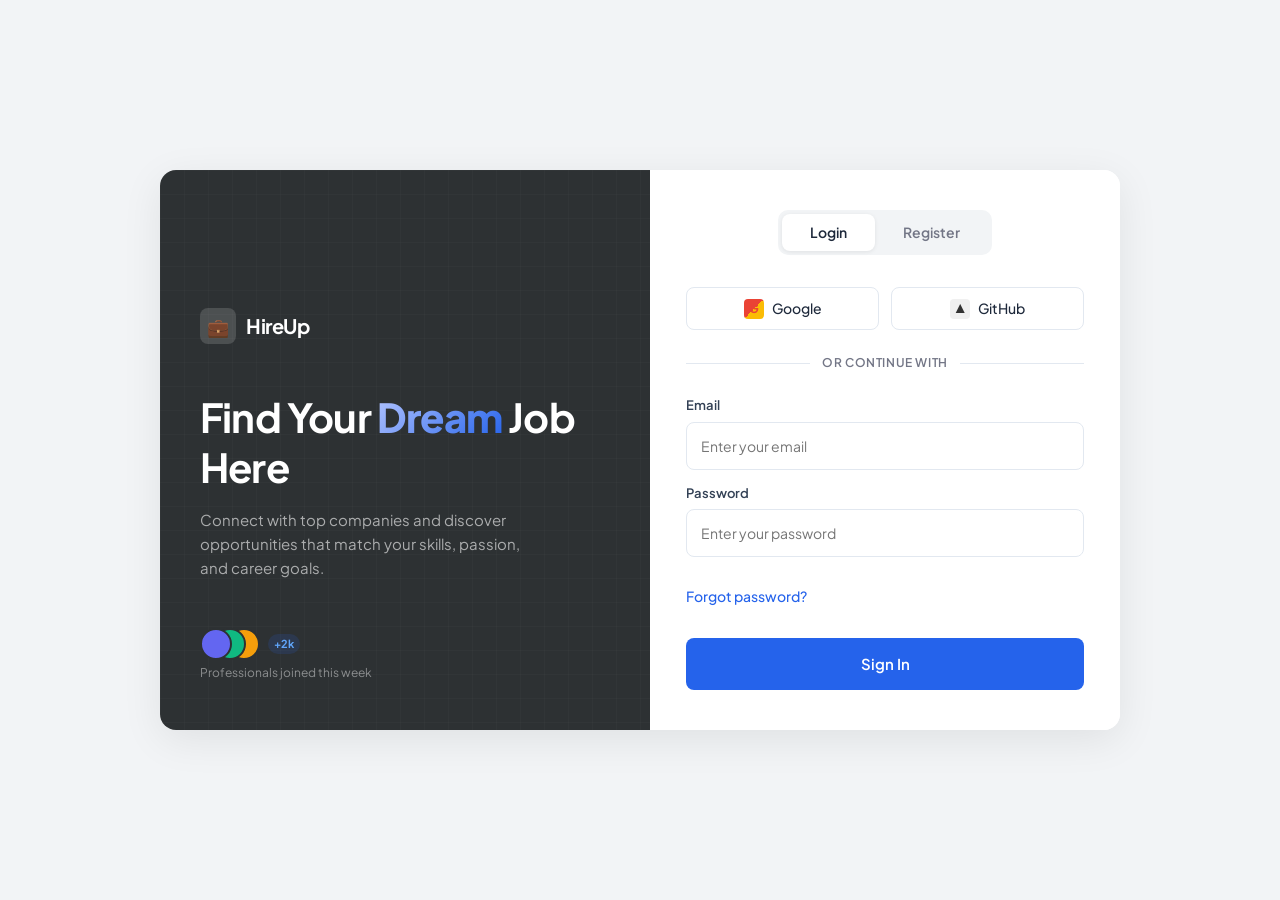
<file: login.html>
<!DOCTYPE html>
<html lang="en">
<head>
  <meta charset="UTF-8">
  <meta name="viewport" content="width=device-width, initial-scale=1.0">
  <title>HireUp - Sign In / Register</title>
  
  <!-- Preconnect and Google Fonts -->
  <link rel="preconnect" href="https://fonts.googleapis.com">
  <link rel="preconnect" href="https://fonts.gstatic.com" crossorigin>
  <link href="https://fonts.googleapis.com/css2?family=Plus+Jakarta+Sans:wght@400;500;600;700;800&display=swap" rel="stylesheet">
  
  <!-- Bootstrap 5 CSS for base layouts -->
  <link href="https://cdn.jsdelivr.net/npm/bootstrap@5.3.0/dist/css/bootstrap.min.css" rel="stylesheet">
  
  <style>
    /* Styling variables and resets */
    :root {
      --primary: #2563EB;
      --primary-dark: #1d4ed8;
      --primary-light: #60a5fa;
      --primary-soft: rgba(37, 99, 235, 0.15);
      --bg-panel: #2d3133;
      --bg-page: #f2f4f6;
      --text-dark: #1e293b;
      --text-muted: #737686;
      --text-label: #334155;
      --border-color: #e2e8f0;
      --font-family: 'Plus Jakarta Sans', sans-serif;
    }

    * {
      box-sizing: border-box;
      margin: 0;
      padding: 0;
    }

    body {
      font-family: var(--font-family);
      background-color: var(--bg-page);
      min-height: 100vh;
      display: flex;
      align-items: center;
      justify-content: center;
      padding: 24px;
      color: var(--text-dark);
    }

    /* Main Container & Card */
    .login-container {
      width: 100%;
      max-width: 960px;
      display: flex;
      border-radius: 16px;
      overflow: hidden;
      box-shadow: 0px 10px 40px rgba(0, 0, 0, 0.08);
      background: #ffffff;
      min-height: 560px;
    }

    /* Left Panel - Dark & Branded */
    .left-panel {
      background-color: var(--bg-panel);
      color: #ffffff;
      padding: 48px 40px;
      display: flex;
      flex-direction: column;
      justify-content: space-between;
      position: relative;
      overflow: hidden;
      flex: 1 1 420px;
      min-height: 480px;
    }

    /* Grid Overlay background */
    .grid-overlay {
      position: absolute;
      inset: 0;
      opacity: 0.07;
      background-image: 
        linear-gradient(rgba(255, 255, 255, 0.3) 1px, transparent 1px),
        linear-gradient(90deg, rgba(255, 255, 255, 0.3) 1px, transparent 1px);
      background-size: 24px 24px;
      pointer-events: none;
      z-index: 1;
    }

    .left-panel-content {
      position: relative;
      z-index: 2;
      display: flex;
      flex-direction: column;
      height: 100%;
      justify-content: space-between;
      flex-grow: 1;
    }

    /* Logo Styling */
    .logo-container {
      display: flex;
      align-items: center;
      gap: 10px;
      margin-bottom: 48px;
    }

    .logo-icon {
      width: 36px;
      height: 36px;
      background-color: rgba(255, 255, 255, 0.15);
      border-radius: 8px;
      display: flex;
      align-items: center;
      justify-content: center;
      font-size: 18px;
    }

    .logo-text {
      font-size: 20px;
      font-weight: 700;
      letter-spacing: -0.02em;
    }

    /* Headline Styling */
    .headline-container {
      margin-bottom: 32px;
    }

    .headline-container h1 {
      font-size: 40px;
      font-weight: 700;
      line-height: 1.25;
      margin: 0;
      letter-spacing: -0.02em;
    }

    .dream-gradient {
      background: linear-gradient(135deg, #b4c5ff, var(--primary));
      -webkit-background-clip: text;
      -webkit-text-fill-color: transparent;
      font-weight: 800;
    }

    .tagline {
      font-size: 15px;
      color: rgba(255, 255, 255, 0.6);
      margin-top: 16px;
      max-width: 340px;
      line-height: 1.6;
    }

    /* Social Proof Stack */
    .social-proof {
      display: flex;
      align-items: center;
      gap: 8px;
      margin-bottom: 4px;
    }

    .avatar-stack {
      display: flex;
      position: relative;
      width: 60px;
      height: 32px;
    }

    .avatar-item {
      width: 32px;
      height: 32px;
      border-radius: 50%;
      border: 2px solid var(--bg-panel);
      position: absolute;
    }

    .avatar-item:nth-child(1) { background-color: #6366f1; left: 0; z-index: 3; }
    .avatar-item:nth-child(2) { background-color: #10b981; left: 14px; z-index: 2; }
    .avatar-item:nth-child(3) { background-color: #f59e0b; left: 28px; z-index: 1; }

    .badge-count {
      display: inline-flex;
      align-items: center;
      justify-content: center;
      min-width: 28px;
      height: 20px;
      padding: 0 6px;
      border-radius: 10px;
      background: rgba(37, 99, 235, 0.15);
      color: #60a5fa;
      font-size: 11px;
      font-weight: 700;
    }

    .proof-subtext {
      font-size: 12px;
      color: rgba(255, 255, 255, 0.45);
      margin: 0;
    }

    /* Right Panel - Form */
    .right-panel {
      background-color: #ffffff;
      padding: 40px 36px;
      display: flex;
      flex-direction: column;
      flex: 1 1 400px;
      min-height: 480px;
    }

    /* Tabs Toggle */
    .tab-toggle-container {
      display: flex;
      justify-content: center;
      margin-bottom: 32px;
    }

    .tab-toggle {
      display: flex;
      background: var(--bg-page);
      border-radius: 10px;
      padding: 4px;
    }

    .tab-btn {
      padding: 8px 28px;
      font-size: 14px;
      font-weight: 600;
      border-radius: 8px;
      border: none;
      cursor: pointer;
      font-family: var(--font-family);
      background: transparent;
      color: var(--text-muted);
      transition: all 0.25s ease;
      text-transform: capitalize;
    }

    .tab-btn.active {
      background: #ffffff;
      color: var(--text-dark);
      box-shadow: 0 1px 4px rgba(0, 0, 0, 0.08);
    }

    /* OAuth Buttons */
    .oauth-buttons {
      display: grid;
      grid-template-columns: 1fr 1fr;
      gap: 12px;
      margin-bottom: 24px;
    }

    .oauth-btn {
      display: flex;
      align-items: center;
      justify-content: center;
      gap: 8px;
      padding: 10px 16px;
      border-radius: 8px;
      border: 1px solid var(--border-color);
      background: #ffffff;
      cursor: pointer;
      font-family: var(--font-family);
      font-size: 14px;
      font-weight: 500;
      color: var(--text-dark);
      transition: box-shadow 0.2s;
    }

    .oauth-btn:hover {
      box-shadow: 0 2px 8px rgba(0, 0, 0, 0.06);
    }

    .oauth-icon {
      width: 20px;
      height: 20px;
      border-radius: 4px;
      display: inline-flex;
      align-items: center;
      justify-content: center;
      font-size: 12px;
      font-weight: 700;
    }

    .oauth-google-icon {
      color: #ea4335;
      background: linear-gradient(135deg, #ea4335 50%, #fbbc05 50%);
    }

    .oauth-github-icon {
      color: #333333;
      background: #f0f0f0;
    }

    /* Divider */
    .divider-container {
      display: flex;
      align-items: center;
      gap: 12px;
      margin-bottom: 24px;
    }

    .divider-line {
      flex: 1;
      height: 1px;
      background-color: var(--border-color);
    }

    .divider-text {
      font-size: 12px;
      color: var(--text-muted);
      font-weight: 600;
      letter-spacing: 0.05em;
    }

    /* Form Fields styling */
    .form-group {
      margin-bottom: 14px;
    }

    .form-group label {
      display: block;
      font-size: 13px;
      font-weight: 600;
      color: var(--text-label);
      margin-bottom: 6px;
    }

    .form-input {
      width: 100%;
      height: 48px;
      padding: 0 14px;
      border-radius: 8px;
      border: 1px solid var(--border-color);
      background: #ffffff;
      font-size: 14px;
      color: var(--text-dark);
      font-family: var(--font-family);
      outline: none;
      transition: border-color 0.2s, box-shadow 0.2s;
      box-sizing: border-box;
    }

    .form-input:focus {
      border-color: var(--primary);
      box-shadow: 0 0 0 2px rgba(37, 99, 235, 0.15);
    }

    /* Forgot Password / Checkbox Row */
    .form-row {
      display: flex;
      justify-content: space-between;
      align-items: center;
      margin-bottom: 20px;
      margin-top: 4px;
    }

    .forgot-link {
      font-size: 14px;
      color: var(--primary);
      font-weight: 500;
      text-decoration: none;
    }

    .forgot-link:hover {
      text-decoration: underline;
    }

    .remember-label {
      display: flex;
      align-items: center;
      gap: 8px;
      font-size: 14px;
      color: #475569;
      cursor: pointer;
      user-select: none;
    }

    /* Custom Checkbox */
    .custom-checkbox {
      appearance: none;
      width: 18px;
      height: 18px;
      border: 2px solid var(--border-color);
      border-radius: 4px;
      cursor: pointer;
      position: relative;
      flex-shrink: 0;
      outline: none;
    }

    .custom-checkbox:checked {
      background-color: var(--primary);
      border-color: var(--primary);
    }

    .custom-checkbox:checked::after {
      content: '';
      position: absolute;
      left: 4px;
      top: 1px;
      width: 5px;
      height: 10px;
      border: solid #ffffff;
      border-width: 0 2px 2px 0;
      transform: rotate(45deg);
    }

    /* CTA Submit Button */
    .submit-btn {
      width: 100%;
      height: 52px;
      border-radius: 8px;
      border: none;
      background: var(--primary);
      color: #ffffff;
      font-size: 15px;
      font-weight: 600;
      cursor: pointer;
      font-family: var(--font-family);
      display: flex;
      align-items: center;
      justify-content: center;
      gap: 8px;
      transition: background 0.2s;
    }

    .submit-btn:hover:not(:disabled) {
      background: var(--primary-dark);
    }

    .submit-btn:disabled {
      background: var(--primary-light);
      cursor: not-allowed;
    }

    /* Loading Spinner */
    .spinner {
      animation: spin 0.8s linear infinite;
    }

    @keyframes spin {
      to { transform: rotate(360deg); }
    }

    /* Transition animations */
    @keyframes fadeSlideIn {
      from { opacity: 0; transform: translateY(12px); }
      to { opacity: 1; transform: translateY(0); }
    }

    .fade-slide-enter {
      animation: fadeSlideIn 0.35s ease-out forwards;
    }

    /* Responsive styling */
    @media (max-width: 768px) {
      body {
        padding: 12px;
      }
      
      .login-container {
        flex-direction: column !important;
      }
      
      .left-panel {
        flex: 1 1 auto;
        min-height: auto;
        padding: 32px 24px;
      }
      
      .logo-container {
        margin-bottom: 24px;
      }
      
      .headline-container h1 {
        font-size: 32px;
      }
      
      .right-panel {
        padding: 32px 24px;
        flex: 1 1 auto;
        min-height: auto;
      }
    }
  </style>
</head>
<body data-page="login">

  <main class="login-container">
    
    <!-- Left Panel - Dark Branded -->
    <section class="left-panel">
      <div class="grid-overlay" aria-hidden="true"></div>
      
      <div class="left-panel-content">
        <!-- Top Spacer to push logo/text down -->
        <div style="flex: 1;"></div>
        
        <!-- Logo -->
        <div class="logo-container">
          <div class="logo-icon">💼</div>
          <span class="logo-text">HireUp</span>
        </div>
        
        <!-- Headline & Tagline -->
        <div class="headline-container">
          <h1>Find Your <span class="dream-gradient">Dream</span> Job Here</h1>
          <p class="tagline">
            Connect with top companies and discover opportunities that match your skills, passion, and career goals.
          </p>
        </div>
        
        <!-- Social Proof -->
        <div>
          <div class="social-proof">
            <div class="avatar-stack" aria-hidden="true">
              <div class="avatar-item"></div>
              <div class="avatar-item"></div>
              <div class="avatar-item"></div>
            </div>
            <span class="badge-count">+2k</span>
          </div>
          <p class="proof-subtext">Professionals joined this week</p>
        </div>
      </div>
    </section>

    <!-- Right Panel - Form -->
    <section class="right-panel">
      
      <!-- Tab Toggle -->
      <div class="tab-toggle-container">
        <div class="tab-toggle" role="tablist">
          <button type="button" class="tab-btn active" id="tab-login" role="tab" aria-selected="true" onclick="switchMode('login')">Login</button>
          <button type="button" class="tab-btn" id="tab-register" role="tab" aria-selected="false" onclick="switchMode('register')">Register</button>
        </div>
      </div>

      <!-- OAuth Buttons -->
      <div class="oauth-buttons">
        <button type="button" class="oauth-btn" onclick="handleOAuth('Google')">
          <span class="oauth-icon oauth-google-icon" aria-hidden="true">G</span>
          Google
        </button>
        <button type="button" class="oauth-btn" onclick="handleOAuth('GitHub')">
          <span class="oauth-icon oauth-github-icon" aria-hidden="true">▲</span>
          GitHub
        </button>
      </div>

      <!-- Divider -->
      <div class="divider-container">
        <div class="divider-line"></div>
        <span class="divider-text">OR CONTINUE WITH</span>
        <div class="divider-line"></div>
      </div>

      <!-- Authentication Form -->
      <form id="auth-form" onsubmit="handleSubmit(event)" class="fade-slide-enter" style="flex: 1; display: flex; flex-direction: column; justify-content: space-between;">
        
        <!-- Inputs Container -->
        <div id="form-fields">
          <!-- Dynamically populated fields -->
        </div>

        <!-- Form Actions Row (Checkbox / Forgot Password) -->
        <div class="form-row" id="form-actions-row">
          <!-- Dynamically populated row -->
        </div>

        <!-- Submit Button -->
        <button type="submit" class="submit-btn" id="submit-btn">
          <span id="btn-text">Sign In</span>
        </button>
        
      </form>
    </section>
    
  </main>

  <script>
    // State Variables
    let currentMode = 'login';
    let isLoading = false;

    // Field configuration definitions
    const loginFields = [
      { name: 'email', label: 'Email', type: 'email', placeholder: 'Enter your email', required: true },
      { name: 'password', label: 'Password', type: 'password', placeholder: 'Enter your password', required: true }
    ];

    const registerFields = [
      { name: 'name', label: 'Full Name', type: 'text', placeholder: 'Enter your full name', required: true },
      { name: 'email', label: 'Email', type: 'email', placeholder: 'Enter your email', required: true },
      { name: 'password', label: 'Password', type: 'password', placeholder: 'Create a password', required: true },
      { name: 'confirmPassword', label: 'Confirm Password', type: 'password', placeholder: 'Confirm your password', required: true }
    ];

    // Switches between Login and Register modes
    function switchMode(mode) {
      if (isLoading) return;
      currentMode = mode;

      // Toggle tab classes
      const loginTab = document.getElementById('tab-login');
      const registerTab = document.getElementById('tab-register');
      
      loginTab.classList.toggle('active', mode === 'login');
      loginTab.setAttribute('aria-selected', mode === 'login');
      registerTab.classList.toggle('active', mode === 'register');
      registerTab.setAttribute('aria-selected', mode === 'register');

      // Restart css fade-slide animation on fields container
      const form = document.getElementById('auth-form');
      form.classList.remove('fade-slide-enter');
      void form.offsetWidth; // Force element reflow
      form.classList.add('fade-slide-enter');

      renderFields();
    }

    // Renders the inputs based on the current active tab mode
    function renderFields() {
      const fieldsContainer = document.getElementById('form-fields');
      const actionsContainer = document.getElementById('form-actions-row');
      const btnText = document.getElementById('btn-text');

      const fields = currentMode === 'login' ? loginFields : registerFields;

      // Populate input fields
      fieldsContainer.innerHTML = fields.map(field => `
        <div class="form-group">
          <label for="field-${field.name}">${field.label}</label>
          <input 
            type="${field.type}" 
            id="field-${field.name}" 
            name="${field.name}" 
            placeholder="${field.placeholder}" 
            class="form-input" 
            autocomplete="${field.name === 'email' ? 'email' : (field.name === 'name' ? 'name' : 'current-password')}"
            ${field.required ? 'required' : ''}
          >
        </div>
      `).join('');

      // Populate action rows (Remember Me vs Forgot Password)
      if (currentMode === 'login') {
        actionsContainer.innerHTML = `
          <a href="#forgot" class="forgot-link" onclick="handleForgot(event)">Forgot password?</a>
        `;
      } else {
        actionsContainer.innerHTML = `
          <label class="remember-label">
            <input type="checkbox" name="remember" class="custom-checkbox">
            Remember for 30 days
          </label>
        `;
      }

      // Update CTA button text
      btnText.textContent = currentMode === 'login' ? 'Sign In' : 'Create Account';
    }

    // Handles OAuth simulations
    function handleOAuth(provider) {
      if (isLoading) return;
      
      isLoading = true;
      const submitBtn = document.getElementById('submit-btn');
      submitBtn.disabled = true;
      
      const btnText = document.getElementById('btn-text');
      btnText.innerHTML = `
        <svg width="18" height="18" viewBox="0 0 24 24" fill="none" class="spinner">
          <circle cx="12" cy="12" r="9" stroke="white" stroke-width="3" stroke-dasharray="40 20" stroke-linecap="round" />
        </svg>
        Connecting...
      `;

      setTimeout(() => {
        isLoading = false;
        submitBtn.disabled = false;
        btnText.textContent = currentMode === 'login' ? 'Sign In' : 'Create Account';

        localStorage.setItem('isLoggedIn', 'true');
        localStorage.setItem('userName', `${provider} User`);
        localStorage.setItem('userEmail', `${provider.toLowerCase()}user@hireup.com`);
        
        window.location.href = 'index.html';
      }, 1200);
    }

    // Forgot password alert mock
    function handleForgot(e) {
      e.preventDefault();
      const emailInput = document.getElementById('field-email');
      const emailVal = emailInput ? emailInput.value.trim() : '';
      if (!emailVal) {
        alert('Please fill in your email address first.');
        if (emailInput) emailInput.focus();
      } else {
        alert(`Reset link has been sent to ${emailVal}!`);
      }
    }

    // Handles sign in / registration submission with delay simulation
    function handleSubmit(e) {
      e.preventDefault();
      if (isLoading) return;

      const form = e.target;
      const formData = new FormData(form);
      const data = Object.fromEntries(formData.entries());

      // Validation
      if (currentMode === 'register') {
        if (data.password !== data.confirmPassword) {
          alert('Passwords do not match. Please double-check.');
          const confirmInput = document.getElementById('field-confirmPassword');
          if (confirmInput) {
            confirmInput.value = '';
            confirmInput.focus();
          }
          return;
        }
      }

      // Enter loading state
      isLoading = true;
      const submitBtn = document.getElementById('submit-btn');
      submitBtn.disabled = true;

      const btnText = document.getElementById('btn-text');
      btnText.innerHTML = `
        <svg width="18" height="18" viewBox="0 0 24 24" fill="none" class="spinner">
          <circle cx="12" cy="12" r="9" stroke="white" stroke-width="3" stroke-dasharray="40 20" stroke-linecap="round" />
        </svg>
        Please wait...
      `;

      // Simulate network request
      setTimeout(() => {
        isLoading = false;
        submitBtn.disabled = false;
        btnText.textContent = currentMode === 'login' ? 'Sign In' : 'Create Account';

        // Write authentication data into localStorage
        localStorage.setItem('isLoggedIn', 'true');
        localStorage.setItem('userEmail', data.email);
        localStorage.setItem('userName', data.name || data.email.split('@')[0]);

        // Redirect back to Home page
        window.location.href = 'index.html';
      }, 2000);
    }

    // Initial configuration on page load
    document.addEventListener('DOMContentLoaded', () => {
      // Direct routing depending on url parameters (login.html?mode=register)
      const urlParams = new URLSearchParams(window.location.search);
      const modeParam = urlParams.get('mode');
      if (modeParam === 'register' || modeParam === 'login') {
        currentMode = modeParam;
      }
      
      switchMode(currentMode);
    });
  </script>
</body>
</html>
</file>
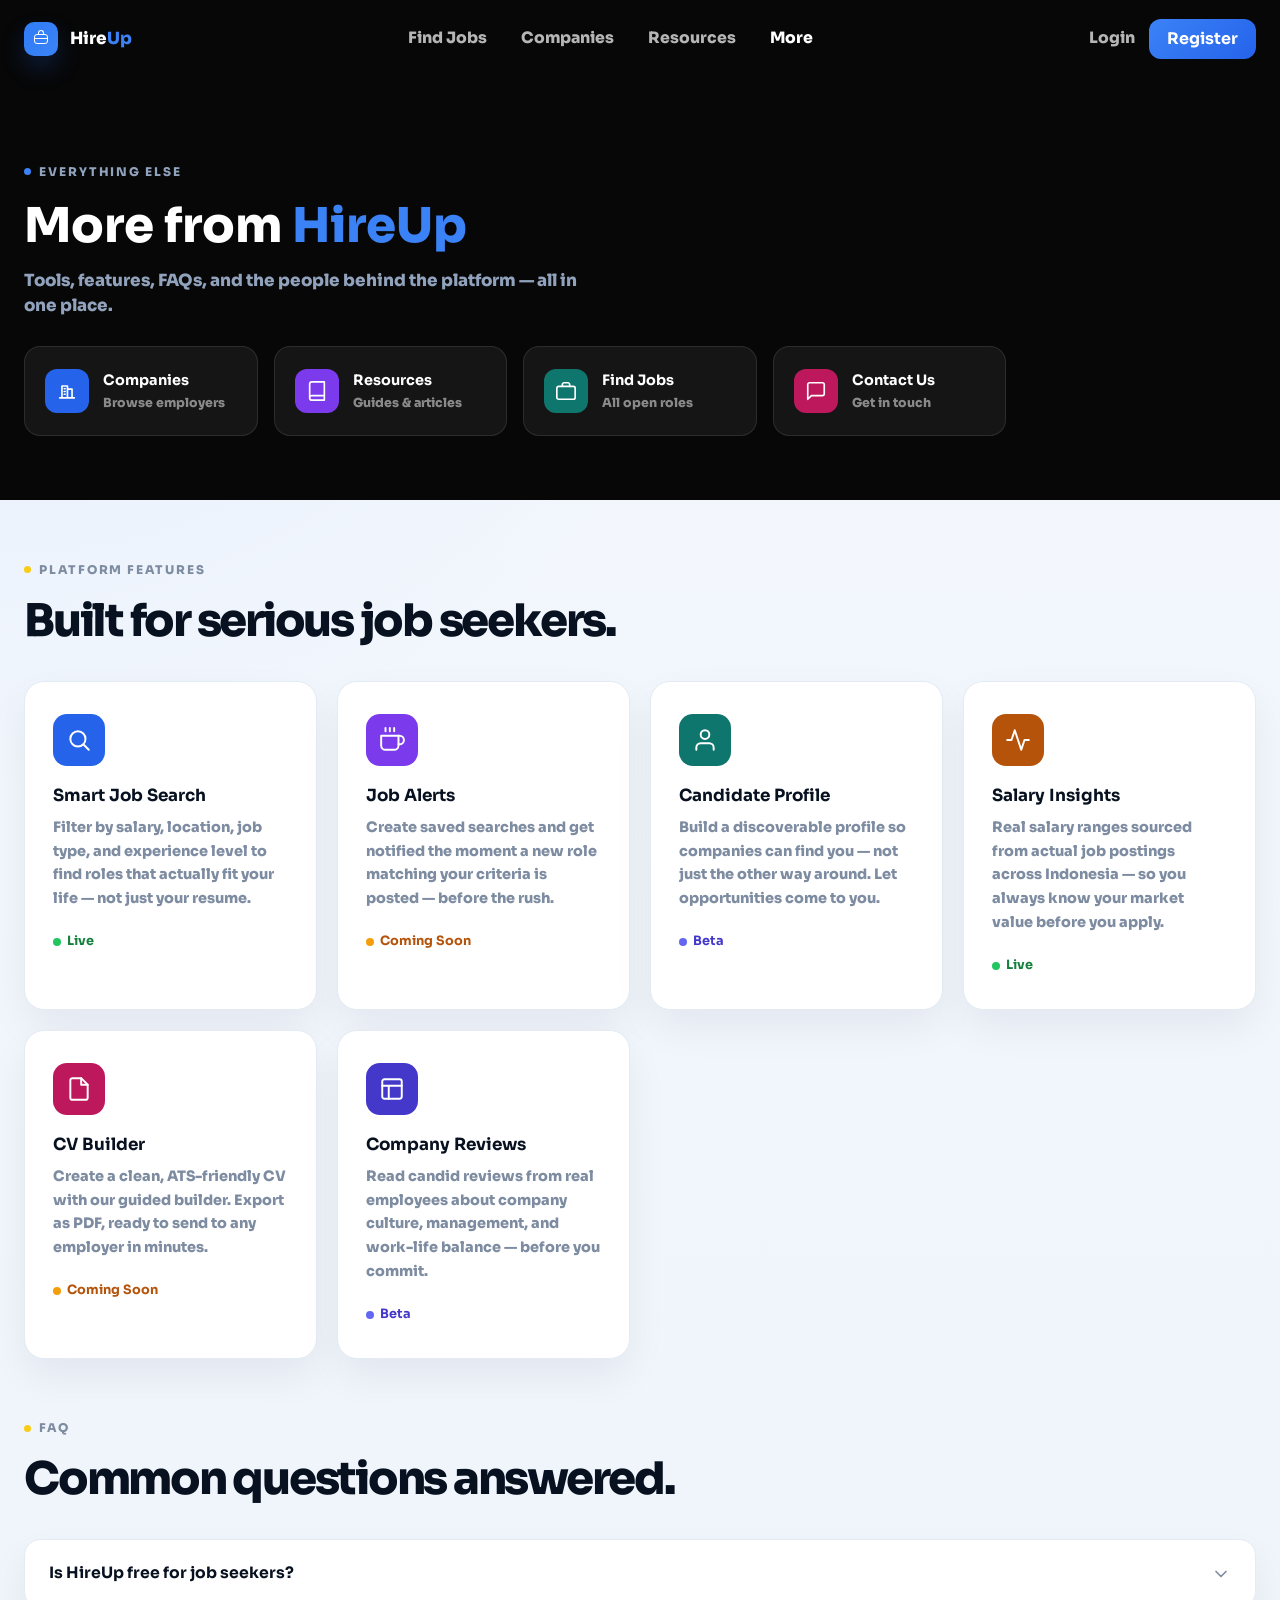
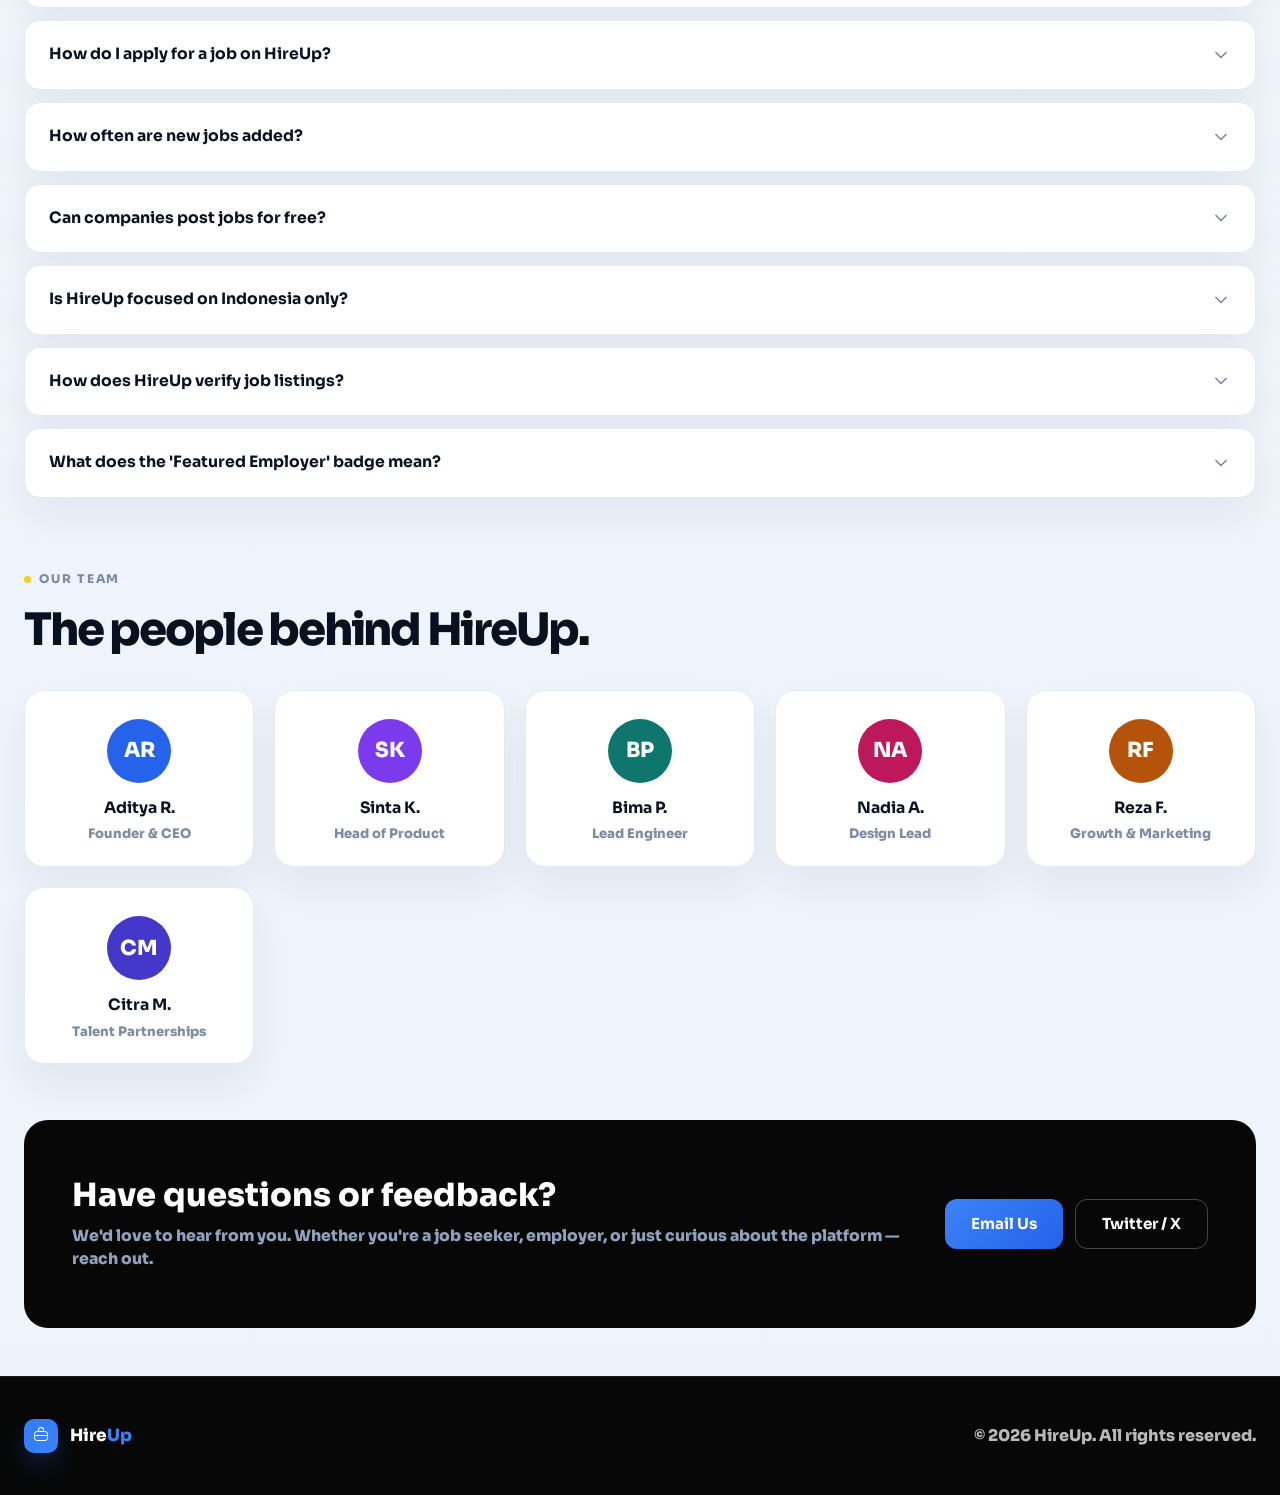
<file: more.html>
<!DOCTYPE html>
<html lang="en">
<head>
  <meta charset="UTF-8">
  <meta name="viewport" content="width=device-width, initial-scale=1.0">
  <title>HireUp - More</title>
  <link href="https://cdn.jsdelivr.net/npm/bootstrap@5.3.0/dist/css/bootstrap.min.css" rel="stylesheet">
  <link rel="preconnect" href="https://fonts.googleapis.com">
  <link rel="preconnect" href="https://fonts.gstatic.com" crossorigin>
  <link href="https://fonts.googleapis.com/css2?family=Manrope:wght@400;500;600;700;800&family=Sora:wght@400;600;700;800&display=swap" rel="stylesheet">
  <link rel="stylesheet" href="assets/css/style.css">
</head>
<body data-page="more">
  <main class="pb-5">
    <!-- Hero -->
    <section class="more-hero">
      <div class="more-inner">
        <p class="section-eyebrow">Everything Else</p>
        <h1>More from <span>HireUp</span></h1>
        <p class="hero-sub">Tools, features, FAQs, and the people behind the platform — all in one place.</p>

        <!-- Quick links -->
        <div class="quick-links-grid">
          <a href="companies.html" class="quick-link-card">
            <div class="quick-link-icon" style="background:#2563eb;">
              <svg viewBox="0 0 24 24"><path d="M4 19.5h16M6.5 19.5V6.5h6v13M12.5 19.5V10h5v9.5M9 9.5h1M9 12.5h1M9 15.5h1"/></svg>
            </div>
            <div><div class="quick-link-label">Companies</div><div class="quick-link-sub">Browse employers</div></div>
          </a>
          <a href="resources.html" class="quick-link-card">
            <div class="quick-link-icon" style="background:#7c3aed;">
              <svg viewBox="0 0 24 24"><path d="M4 19.5v-15A2.5 2.5 0 0 1 6.5 2H20v20H6.5a2.5 2.5 0 0 1 0-5H20"/></svg>
            </div>
            <div><div class="quick-link-label">Resources</div><div class="quick-link-sub">Guides & articles</div></div>
          </a>
          <a href="jobs.html" class="quick-link-card">
            <div class="quick-link-icon" style="background:#0f766e;">
              <svg viewBox="0 0 24 24"><rect x="2" y="7" width="20" height="14" rx="2"/><path d="M16 7V5a2 2 0 0 0-2-2h-4a2 2 0 0 0-2 2v2"/></svg>
            </div>
            <div><div class="quick-link-label">Find Jobs</div><div class="quick-link-sub">All open roles</div></div>
          </a>
          <a href="#contact" class="quick-link-card">
            <div class="quick-link-icon" style="background:#be185d;">
              <svg viewBox="0 0 24 24"><path d="M21 15a2 2 0 0 1-2 2H7l-4 4V5a2 2 0 0 1 2-2h14a2 2 0 0 1 2 2Z"/></svg>
            </div>
            <div><div class="quick-link-label">Contact Us</div><div class="quick-link-sub">Get in touch</div></div>
          </a>
        </div>
      </div>
    </section>

    <div class="more-inner">
      <!-- Platform Features -->
      <section class="features-section">
        <p class="section-eyebrow">Platform Features</p>
        <h2 class="section-heading" style="margin:0;">Built for serious job seekers.</h2>
        <div class="features-grid">
          <div class="feature-card">
            <div class="feature-icon-wrap" style="background:#2563eb;">
              <svg viewBox="0 0 24 24"><circle cx="11" cy="11" r="7"/><path d="M21 21l-4.35-4.35"/></svg>
            </div>
            <h3>Smart Job Search</h3>
            <p>Filter by salary, location, job type, and experience level to find roles that actually fit your life — not just your resume.</p>
            <span class="feature-status status-live"><span class="feature-status-dot"></span>Live</span>
          </div>
          <div class="feature-card">
            <div class="feature-icon-wrap" style="background:#7c3aed;">
              <svg viewBox="0 0 24 24"><path d="M18 8h1a4 4 0 0 1 0 8h-1"/><path d="M2 8h16v9a4 4 0 0 1-4 4H6a4 4 0 0 1-4-4V8Z"/><line x1="6" y1="1" x2="6" y2="4"/><line x1="10" y1="1" x2="10" y2="4"/><line x1="14" y1="1" x2="14" y2="4"/></svg>
            </div>
            <h3>Job Alerts</h3>
            <p>Create saved searches and get notified the moment a new role matching your criteria is posted — before the rush.</p>
            <span class="feature-status status-soon"><span class="feature-status-dot"></span>Coming Soon</span>
          </div>
          <div class="feature-card">
            <div class="feature-icon-wrap" style="background:#0f766e;">
              <svg viewBox="0 0 24 24"><path d="M20 21v-2a4 4 0 0 0-4-4H8a4 4 0 0 0-4 4v2"/><circle cx="12" cy="7" r="4"/></svg>
            </div>
            <h3>Candidate Profile</h3>
            <p>Build a discoverable profile so companies can find you — not just the other way around. Let opportunities come to you.</p>
            <span class="feature-status status-beta"><span class="feature-status-dot"></span>Beta</span>
          </div>
          <div class="feature-card">
            <div class="feature-icon-wrap" style="background:#b45309;">
              <svg viewBox="0 0 24 24"><polyline points="22 12 18 12 15 21 9 3 6 12 2 12"/></svg>
            </div>
            <h3>Salary Insights</h3>
            <p>Real salary ranges sourced from actual job postings across Indonesia — so you always know your market value before you apply.</p>
            <span class="feature-status status-live"><span class="feature-status-dot"></span>Live</span>
          </div>
          <div class="feature-card">
            <div class="feature-icon-wrap" style="background:#be185d;">
              <svg viewBox="0 0 24 24"><path d="M14 2H6a2 2 0 0 0-2 2v16a2 2 0 0 0 2 2h12a2 2 0 0 0 2-2V8l-6-6Z"/><polyline points="14 2 14 8 20 8"/></svg>
            </div>
            <h3>CV Builder</h3>
            <p>Create a clean, ATS-friendly CV with our guided builder. Export as PDF, ready to send to any employer in minutes.</p>
            <span class="feature-status status-soon"><span class="feature-status-dot"></span>Coming Soon</span>
          </div>
          <div class="feature-card">
            <div class="feature-icon-wrap" style="background:#4338ca;">
              <svg viewBox="0 0 24 24"><rect x="3" y="3" width="18" height="18" rx="2"/><path d="M3 9h18M9 21V9"/></svg>
            </div>
            <h3>Company Reviews</h3>
            <p>Read candid reviews from real employees about company culture, management, and work-life balance — before you commit.</p>
            <span class="feature-status status-beta"><span class="feature-status-dot"></span>Beta</span>
          </div>
        </div>
      </section>

      <!-- FAQ -->
      <section class="faq-section">
        <p class="section-eyebrow">FAQ</p>
        <h2 class="section-heading" style="margin:0;">Common questions answered.</h2>
        <div class="faq-list" id="faqList"></div>
      </section>

      <!-- Team -->
      <section class="team-section">
        <p class="section-eyebrow">Our Team</p>
        <h2 class="section-heading" style="margin:0;">The people behind HireUp.</h2>
        <div class="team-grid" id="teamGrid"></div>
      </section>

      <!-- Contact CTA -->
      <div class="contact-section" id="contact">
        <div>
          <h2>Have questions or feedback?</h2>
          <p>We'd love to hear from you. Whether you're a job seeker, employer, or just curious about the platform — reach out.</p>
        </div>
        <div class="contact-actions">
          <a href="mailto:hello@hireup.id" class="button">Email Us</a>
          <a href="#" class="button-outline-white">Twitter / X</a>
        </div>
      </div>
    </div>
  </main>

  <script src="assets/js/data.js"></script>
  <script src="assets/js/main.js"></script>
  <script>
    const faqs = [
      { q: "Is HireUp free for job seekers?", a: "Yes, completely. Creating a profile, searching jobs, saving listings, and applying is always free for candidates. We believe access to opportunity should never be paywalled." },
      { q: "How do I apply for a job on HireUp?", a: "Click any job card to view the full listing, then hit the Apply button. For some companies you'll apply directly through HireUp; for others you'll be redirected to their own careers page. Either way, the listing tells you upfront." },
      { q: "How often are new jobs added?", a: "Companies post new roles daily. Featured listings are reviewed and curated by our team before going live to ensure quality. You can set up job alerts to be notified the moment a match is posted." },
      { q: "Can companies post jobs for free?", a: "Companies can post a limited number of basic listings at no cost. Premium features — like boosted visibility, candidate sourcing, and applicant tracking — are available on paid plans." },
      { q: "Is HireUp focused on Indonesia only?", a: "Primarily yes — our current company and candidate base is centred on Indonesia's digital talent market. However, we include remote roles from international companies who are open to hiring Indonesian professionals." },
      { q: "How does HireUp verify job listings?", a: "Every company that posts is verified against business registration data before their first listing goes live. Suspicious listings can be reported using the flag button on any job card — our team reviews all reports within 24 hours." },
      { q: "What does the 'Featured Employer' badge mean?", a: "Featured Employers are companies with active recruitment, verified accounts, and strong candidate ratings. It's not a paid badge — it's earned through platform engagement and positive applicant feedback." },
    ];

    const team = [
      { name: "Aditya R.", role: "Founder & CEO", color: "#2563eb" },
      { name: "Sinta K.", role: "Head of Product", color: "#7c3aed" },
      { name: "Bima P.", role: "Lead Engineer", color: "#0f766e" },
      { name: "Nadia A.", role: "Design Lead", color: "#be185d" },
      { name: "Reza F.", role: "Growth & Marketing", color: "#b45309" },
      { name: "Citra M.", role: "Talent Partnerships", color: "#4338ca" },
    ];

    function renderFaq() {
      document.getElementById("faqList").innerHTML = faqs.map((f, i) => `
        <div class="faq-item" id="faq-${i}">
          <button class="faq-question" onclick="toggleFaq(${i})">
            <span>${f.q}</span>
            <svg class="faq-chevron" viewBox="0 0 24 24"><polyline points="6 9 12 15 18 9"/></svg>
          </button>
          <div class="faq-answer">
            <div class="faq-answer-inner">${f.a}</div>
          </div>
        </div>
      `).join("");
    }

    function toggleFaq(i) {
      const item = document.getElementById(`faq-${i}`);
      const isOpen = item.classList.contains("open");
      document.querySelectorAll(".faq-item").forEach(el => el.classList.remove("open"));
      if (!isOpen) item.classList.add("open");
    }

    function renderTeam() {
      document.getElementById("teamGrid").innerHTML = team.map(m => {
        const initials = m.name.split(" ").map(p => p[0]).join("").toUpperCase();
        return `
          <div class="team-card">
            <div class="team-avatar" style="background:${m.color}">${initials}</div>
            <div class="team-name">${m.name}</div>
            <div class="team-role">${m.role}</div>
          </div>
        `;
      }).join("");
    }

    document.addEventListener("DOMContentLoaded", () => {
      renderFaq();
      renderTeam();
    });
  </script>
</body>
</html>
</file>
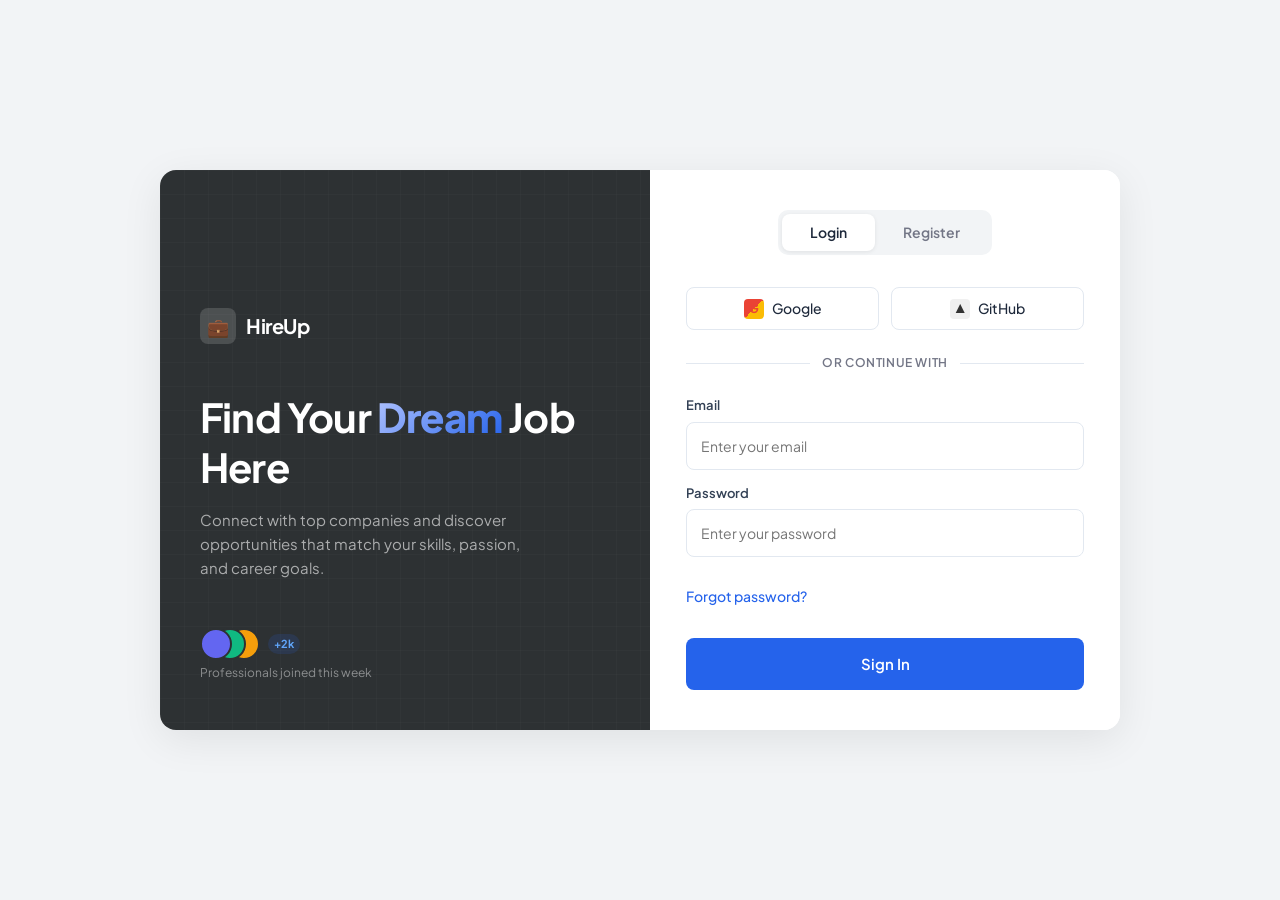
<file: profile.html>
<!DOCTYPE html>
<html lang="en">
<head>
  <meta charset="UTF-8">
  <meta name="viewport" content="width=device-width, initial-scale=1.0">
  <title>HireUp - Profile</title>
  
  <!-- Preconnect & Fonts -->
  <link rel="preconnect" href="https://fonts.googleapis.com">
  <link rel="preconnect" href="https://fonts.gstatic.com" crossorigin>
  <link href="https://fonts.googleapis.com/css2?family=Plus+Jakarta+Sans:wght@400;500;600;700;800&family=Sora:wght@400;600;700;800&display=swap" rel="stylesheet">
  
  <!-- Bootstrap 5 CSS -->
  <link href="https://cdn.jsdelivr.net/npm/bootstrap@5.3.0/dist/css/bootstrap.min.css" rel="stylesheet">
  
  <!-- Main Project Stylesheet -->
  <link rel="stylesheet" href="assets/css/style.css">
  
  <style>
    /* Styling overrides for Profile Page alignment */
    body.site-body {
      background: #f7f9fb !important;
      font-family: 'Plus Jakarta Sans', sans-serif !important;
    }
    
    /* Main container overrides for full width hero */
    body[data-page="profile"] .site-main {
      width: 100% !important;
      max-width: none !important;
      padding: 0 !important;
    }
    
    body[data-page="profile"] .hero-section {
      margin-top: 0 !important;
      border-radius: 0 !important;
      background: #070707 !important; /* Unified with standard dark background (#070707) */
      color: white !important;
      padding: 48px 0 !important;
      box-shadow: none !important;
    }
    
    /* Navigation overrides for dark layout matching spec */
    .site-nav {
      background: #070707 !important; /* Unified with standard dark background (#070707) */
      backdrop-filter: none !important;
      border-bottom: 1px solid rgba(255, 255, 255, 0.08);
    }
    .nav-row {
      background: #070707 !important; /* Unified with standard dark background (#070707) */
    }
    .nav-menu a, .nav-link-button {
      color: rgba(255, 255, 255, 0.7) !important;
    }
    .nav-menu a:hover, .nav-link-button:hover {
      color: #ffffff !important;
    }
    .nav-menu a.is-active {
      color: #ffffff !important;
      border-bottom: 2px solid #2563EB;
      padding-bottom: 4px;
    }
    .nav-avatar.is-active {
      border-color: #2563EB !important;
      background: rgba(37, 99, 235, 0.15) !important;
    }

    /* Social Proof Avatar Stack */
    .social-proof {
      display: flex;
      align-items: center;
      gap: 8px;
      margin-bottom: 4px;
    }
    .avatar-stack {
      display: flex;
      position: relative;
      width: 60px;
      height: 32px;
    }
    .avatar-item {
      width: 32px;
      height: 32px;
      border-radius: 50%;
      border: 2px solid #070707 !important; /* Matches unified dark theme background */
      position: absolute;
    }
    .avatar-item:nth-child(1) { background-color: #6366f1; left: 0; z-index: 3; }
    .avatar-item:nth-child(2) { background-color: #10b981; left: 14px; z-index: 2; }
    .avatar-item:nth-child(3) { background-color: #f59e0b; left: 28px; z-index: 1; }
    
    /* Card Styles */
    .profile-card {
      background: #ffffff;
      border: 1px solid #e2e8f0;
      border-radius: 12px;
      box-shadow: 0px 10px 30px rgba(0, 0, 0, 0.02);
      transition: transform 150ms ease, box-shadow 150ms ease;
      padding: 24px;
      margin-bottom: 24px;
    }
    .profile-card:hover {
      transform: translateY(-2px);
      box-shadow: 0px 15px 35px rgba(0, 0, 0, 0.06);
    }
    
    /* Stats Styling */
    .stat-column {
      text-align: center;
      flex: 1;
      padding: 0 10px;
    }
    .stat-column:not(:last-child) {
      border-right: 1px solid #e2e8f0;
    }
    .stat-number {
      font-size: 26px;
      font-weight: 800;
      line-height: 1.2;
    }
    .stat-label {
      font-size: 11px;
      font-weight: 600;
      color: #737686;
      text-transform: uppercase;
      margin-top: 6px;
      letter-spacing: 0.05em;
    }
    
    /* Chips and tags styling */
    .skill-chip {
      background: #f2f4f6;
      border-radius: 999px;
      font-size: 13px;
      padding: 6px 14px;
      display: inline-flex;
      align-items: center;
      gap: 6px;
      font-weight: 600;
      color: #334155;
      transition: transform 150ms ease, background-color 150ms ease;
      border: 1px solid transparent;
      user-select: none;
    }
    .skill-chip:hover {
      transform: scale(1.05);
      background: #e2e8f0;
    }
    
    .delete-skill-btn {
      border: none;
      background: none;
      color: #94a3b8;
      cursor: pointer;
      font-weight: bold;
      padding: 0;
      font-size: 14px;
      line-height: 1;
      display: inline-flex;
      align-items: center;
    }
    .delete-skill-btn:hover {
      color: #ef4444;
    }
    
    .add-skill-btn {
      background: transparent;
      border: 1.5px dashed #cbd5e1;
      color: #64748b;
      border-radius: 999px;
      font-size: 13px;
      padding: 5px 14px;
      cursor: pointer;
      font-weight: 600;
      display: inline-flex;
      align-items: center;
      gap: 4px;
      transition: all 150ms ease;
    }
    .add-skill-btn:hover {
      border-color: #2563EB;
      color: #2563EB;
      background: rgba(37, 99, 235, 0.05);
    }
    
    /* Timeline / Experience styling */
    .experience-timeline {
      position: relative;
      padding-left: 36px;
      margin-top: 10px;
    }
    .experience-timeline::before {
      content: '';
      position: absolute;
      left: 23px;
      top: 12px;
      bottom: 12px;
      width: 2px;
      background-color: #e2e8f0;
    }
    
    .timeline-entry {
      position: relative;
      margin-bottom: 32px;
    }
    .timeline-logo-container {
      position: absolute;
      left: -38px;
      top: 2px;
      width: 48px;
      height: 48px;
      border-radius: 50%;
      background-color: #f8fafc;
      border: 2px solid #e2e8f0;
      display: flex;
      align-items: center;
      justify-content: center;
      font-weight: 800;
      font-size: 16px;
      color: #ffffff;
      z-index: 2;
      box-shadow: 0 2px 8px rgba(0, 0, 0, 0.04);
    }
    .timeline-card-wrapper {
      padding-left: 24px;
      flex-grow: 1;
    }
    
    .current-job-card {
      border-left: 3px solid #2563EB !important;
    }
    
    /* Inline editing styles */
    .inline-edit-input {
      border-radius: 6px;
      border: 1px solid #cbd5e1;
      padding: 6px 12px;
      width: 100%;
      font-family: inherit;
      outline: none;
      font-size: 14px;
    }
    .inline-edit-input:focus {
      border-color: #2563EB;
      box-shadow: 0 0 0 2px rgba(37, 99, 235, 0.15);
    }
    
    .max-width-500 {
      max-width: 500px;
    }
    
    .fs-7 {
      font-size: 14px;
    }
    .fs-8 {
      font-size: 12px;
    }
    
    .hover-primary:hover {
      color: #2563EB !important;
    }
    .hover-danger:hover {
      color: #ef4444 !important;
    }
    
    /* Subtle hover scale for badges */
    .hover-scale {
      transition: transform 150ms ease;
    }
    .hover-scale:hover {
      transform: scale(1.05);
    }

    /* Resume UI Upgrades */
    .resume-file-row {
      display: flex;
      align-items: center;
      gap: 14px;
      padding: 12px 16px;
      border-radius: 10px;
      border: 1px solid #e2e8f0;
      background-color: #f8fafc;
      transition: all 150ms ease;
      cursor: default;
    }
    .resume-file-row:hover {
      background-color: #ffffff;
      border-color: #2563EB;
      box-shadow: 0 4px 12px rgba(37, 99, 235, 0.05);
    }
    .pdf-icon-badge {
      width: 42px;
      height: 42px;
      background: linear-gradient(135deg, #ef4444, #dc2626);
      border-radius: 8px;
      display: flex;
      flex-direction: column;
      align-items: center;
      justify-content: center;
      color: white;
      font-weight: 800;
      font-size: 10px;
      letter-spacing: 0.02em;
      box-shadow: 0 2px 6px rgba(239, 68, 68, 0.2);
      flex-shrink: 0;
    }
    .resume-download-btn {
      width: 32px;
      height: 32px;
      border-radius: 50%;
      background-color: #ffffff;
      border: 1px solid #e2e8f0;
      display: flex;
      align-items: center;
      justify-content: center;
      color: #64748b;
      transition: all 150ms ease;
      text-decoration: none;
    }
    .resume-download-btn:hover {
      background-color: #2563EB;
      border-color: #2563EB;
      color: #ffffff;
      transform: translateY(-1px);
      box-shadow: 0 4px 8px rgba(37, 99, 235, 0.15);
    }
    .resume-upload-btn-header {
      width: 30px;
      height: 30px;
      border-radius: 50%;
      background-color: #f1f5f9;
      border: none;
      display: flex;
      align-items: center;
      justify-content: center;
      color: #64748b;
      transition: all 150ms ease;
    }
    .resume-upload-btn-header:hover {
      background-color: #2563EB;
      color: #ffffff;
      transform: translateY(-1px);
    }

    /* Custom Toast system */
    .custom-toast {
      background: #ffffff;
      border: 1px solid #e2e8f0;
      border-left: 4px solid #2563EB;
      border-radius: 8px;
      box-shadow: 0 4px 12px rgba(15, 23, 42, 0.08);
      padding: 12px 16px;
      display: flex;
      align-items: center;
      gap: 12px;
      min-width: 280px;
      max-width: 380px;
      transform: translateY(20px);
      opacity: 0;
      transition: transform 0.3s ease, opacity 0.3s ease;
      font-size: 14px;
      color: #1e293b;
    }
    .custom-toast.show {
      transform: translateY(0);
      opacity: 1;
    }
    .custom-toast-success {
      border-left-color: #10b981;
    }
    .custom-toast-error {
      border-left-color: #ef4444;
    }
    .custom-toast-info {
      border-left-color: #3b82f6;
    }
    .custom-toast-icon {
      font-size: 18px;
      display: flex;
      align-items: center;
    }
  </style>
  
  <script>
    // Redirect immediately to login.html if not authenticated
    if (localStorage.getItem("isLoggedIn") !== "true") {
      window.location.href = "login.html?mode=login";
    }
  </script>
</head>
<body data-page="profile">

  <!-- Main Container -->
  <main class="pb-5">
    
    <!-- Hero Section (dark #2d3133) -->
    <section class="hero-section px-3 px-lg-0" style="position: relative;">
      <div class="hero-grid-overlay" aria-hidden="true" style="opacity: 0.03; background-image: linear-gradient(rgba(255,255,255,.05) 1px, transparent 1px), linear-gradient(90deg, rgba(255,255,255,.05) 1px, transparent 1px); background-size: 24px 24px; position: absolute; inset: 0; pointer-events: none;"></div>
      
      <div class="container position-relative" style="z-index: 2;">
        <div class="row align-items-center g-4">
          
          <!-- Avatar Column -->
          <div class="col-auto">
            <div style="position: relative; width: 100px; height: 100px;">
              <img src="assets/img/alex_chen_avatar.png" id="profile-avatar-img" class="rounded-circle border border-3" style="width: 96px; height: 96px; border-color: #2563EB !important; object-fit: cover;" alt="User Avatar">
            </div>
          </div>
          
          <!-- User Details Column -->
          <div class="col">
            <!-- View Panel -->
            <div id="hero-view-panel">
              <div class="d-flex align-items-center flex-wrap gap-2 mb-2">
                <h1 class="text-white m-0 fw-bold fs-2" id="profile-name">Alex Chen</h1>
                <span class="badge hover-scale" id="open-to-work-badge" style="background: #006c49; color: white; border-radius: 999px; font-size: 11px; padding: 4px 10px; font-weight: 700; display: inline-flex; align-items: center; gap: 4px; cursor: default;">
                  <svg width="10" height="10" viewBox="0 0 24 24" fill="none" stroke="currentColor" stroke-width="3" stroke-linecap="round" stroke-linejoin="round"><polyline points="20 6 9 17 4 12"></polyline></svg>
                  Open to work
                </span>
              </div>
              
              <div class="d-flex align-items-center flex-wrap gap-3 text-white-50" style="font-size: 14px;">
                <span class="d-flex align-items-center gap-1">
                  💼 <span id="profile-title">Senior Data Analyst</span>
                </span>
                <span class="d-flex align-items-center gap-1 border border-secondary rounded-pill px-2 py-0.5 hover-scale" id="profile-location-chip" style="font-size: 12px; background: rgba(255,255,255,0.05); cursor: default;">
                  📍 <span id="profile-location">San Francisco, CA</span>
                </span>
              </div>
            </div>
            
            <!-- Edit Panel (hidden by default) -->
            <div id="hero-edit-panel" class="d-none">
              <div class="row g-2 max-width-500">
                <div class="col-md-6">
                  <label class="form-label text-white-50 fs-8 fw-semibold mb-1">Full Name</label>
                  <input type="text" id="edit-name" class="form-control form-control-sm bg-dark text-white border-secondary" value="">
                </div>
                <div class="col-md-6">
                  <label class="form-label text-white-50 fs-8 fw-semibold mb-1">Job Title</label>
                  <input type="text" id="edit-title" class="form-control form-control-sm bg-dark text-white border-secondary" value="">
                </div>
                <div class="col-md-6">
                  <label class="form-label text-white-50 fs-8 fw-semibold mb-1">Location</label>
                  <input type="text" id="edit-location" class="form-control form-control-sm bg-dark text-white border-secondary" value="">
                </div>
                <div class="col-md-6 d-flex align-items-end pb-2">
                  <div class="form-check form-switch text-white-50">
                    <input class="form-check-input" type="checkbox" id="edit-open-to-work">
                    <label class="form-check-label fs-8" for="edit-open-to-work">Open to work</label>
                  </div>
                </div>
              </div>
            </div>
          </div>
          
          <!-- Action Buttons Column -->
          <div class="col-12 col-md-auto d-flex gap-2 justify-content-md-end">
            <button class="btn btn-outline-light rounded-circle p-2 d-flex align-items-center justify-content-center" onclick="handleShare()" style="width: 38px; height: 38px; transition: transform 150ms ease;" id="share-btn" title="Share Profile">
              <svg width="18" height="18" viewBox="0 0 24 24" fill="none" stroke="currentColor" stroke-width="2" stroke-linecap="round" stroke-linejoin="round">
                <circle cx="18" cy="5" r="3"></circle>
                <circle cx="6" cy="12" r="3"></circle>
                <circle cx="18" cy="19" r="3"></circle>
                <line x1="8.59" y1="13.51" x2="15.42" y2="17.49"></line>
                <line x1="15.41" y1="6.51" x2="8.59" y2="10.49"></line>
              </svg>
            </button>
            <button class="btn btn-primary px-3 d-flex align-items-center gap-2" id="edit-profile-btn" onclick="toggleProfileEdit()" style="background-color: #2563EB; border-color: #2563EB; font-weight: 600;">
              <svg width="16" height="16" viewBox="0 0 24 24" fill="none" stroke="currentColor" stroke-width="2" stroke-linecap="round" stroke-linejoin="round" id="edit-btn-icon">
                <path d="M11 4H4a2 2 0 0 0-2 2v14a2 2 0 0 0 2 2h14a2 2 0 0 0 2-2v-7"></path>
                <path d="M18.5 2.5a2.121 2.121 0 0 1 3 3L12 15l-4 1 1-4 9.5-9.5z"></path>
              </svg>
              <span id="edit-btn-text">Edit Profile</span>
            </button>
            <button class="btn btn-outline-secondary px-3 d-none text-white border-secondary" id="cancel-profile-btn" onclick="cancelProfileEdit()">Cancel</button>
          </div>
          
        </div>
      </div>
    </section>

    <!-- Main Content Area (2-Column Layout, light background) -->
    <section class="container px-3 px-lg-0 mt-4">
      <div class="row g-4">
        
        <!-- Left Sidebar (3/12) -->
        <aside class="col-lg-3">
          
          <!-- Stats Card -->
          <div class="profile-card">
            <div class="d-flex align-items-center justify-content-between">
              
              <!-- Applied Stats -->
              <div class="stat-column">
                <div class="stat-number" style="color: #2563EB;" id="stat-applied">18</div>
                <div class="stat-label">Applied</div>
              </div>
              
              <!-- Saved Stats -->
              <div class="stat-column">
                <div class="stat-number" style="color: #7d4ce7;" id="stat-saved">42</div>
                <div class="stat-label">Saved</div>
              </div>
              
              <!-- Interviews Stats -->
              <div class="stat-column">
                <div class="stat-number" style="color: #006c49;" id="stat-interviews">5</div>
                <div class="stat-label">Interviews</div>
              </div>
              
            </div>
          </div>
          
          <!-- Resume Card -->
          <div class="profile-card">
            <div class="d-flex justify-content-between align-items-center mb-3">
              <h3 class="fs-7 fw-bold m-0" style="color: var(--text-dark);">Resume</h3>
              <!-- Upload Action Button -->
              <button class="resume-upload-btn-header" onclick="triggerResumeUpload()" title="Upload new resume">
                <svg width="15" height="15" viewBox="0 0 24 24" fill="none" stroke="currentColor" stroke-width="2" stroke-linecap="round" stroke-linejoin="round">
                  <path d="M21 15v4a2 2 0 0 1-2 2H5a2 2 0 0 1-2-2v-4"></path>
                  <polyline points="17 8 12 3 7 8"></polyline>
                  <line x1="12" y1="3" x2="12" y2="15"></line>
                </svg>
              </button>
              <input type="file" id="resume-file-input" style="display: none;" onchange="handleResumeFileChange(event)">
            </div>
            
            <div class="resume-file-row" style="overflow: hidden;">
              <!-- PDF icon: red square bg with gradient -->
              <div class="pdf-icon-badge">
                PDF
              </div>
              <div class="flex-grow-1" style="min-width: 0; overflow: hidden;">
                <div class="fw-bold fs-7" id="resume-filename" style="color: var(--text-dark); white-space: nowrap; overflow: hidden; text-overflow: ellipsis; display: block;" title="Resume_Alex_Chen.pdf">Resume_Alex_Chen.pdf</div>
                <div class="text-muted fs-8" id="resume-updated-time">Updated 3 days ago</div>
              </div>
              <!-- Download Action -->
              <a href="#" class="resume-download-btn" onclick="handleResumeDownload(event)" title="Download Resume">
                <svg width="15" height="15" viewBox="0 0 24 24" fill="none" stroke="currentColor" stroke-width="2.5" stroke-linecap="round" stroke-linejoin="round">
                  <path d="M21 15v4a2 2 0 0 1-2 2H5a2 2 0 0 1-2-2v-4"></path>
                  <polyline points="7 10 12 15 17 10"></polyline>
                  <line x1="12" y1="15" x2="12" y2="3"></line>
                </svg>
              </a>
            </div>
          </div>
          
          <!-- Skills Card -->
          <div class="profile-card">
            <div class="d-flex justify-content-between align-items-center mb-3">
              <h3 class="fs-7 fw-bold m-0" style="color: var(--text-dark);">Skills</h3>
              <!-- Edit/Manage Mode Toggle -->
              <button class="btn btn-sm btn-link p-0 text-muted" onclick="toggleSkillsEditMode()" id="skills-edit-toggle" title="Manage Skills">
                <svg width="16" height="16" viewBox="0 0 24 24" fill="none" stroke="currentColor" stroke-width="2" stroke-linecap="round" stroke-linejoin="round">
                  <circle cx="12" cy="12" r="3"></circle>
                  <path d="M19.4 15a1.65 1.65 0 0 0 .33 1.82l.06.06a2 2 0 1 1-2.83 2.83l-.06-.06a1.65 1.65 0 0 0-1.82-.33 1.65 1.65 0 0 0-1 1.51V21a2 2 0 0 1-4 0v-.09A1.65 1.65 0 0 0 9 19.4a1.65 1.65 0 0 0-1.82.33l-.06.06a2 2 0 1 1-2.83-2.83l.06-.06a1.65 1.65 0 0 0 .33-1.82 1.65 1.65 0 0 0-1.51-1H3a2 2 0 0 1 0-4h.09A1.65 1.65 0 0 0 4.6 9a1.65 1.65 0 0 0-.33-1.82l-.06-.06a2 2 0 1 1 2.83-2.83l.06.06a1.65 1.65 0 0 0 1.82.33H9a1.65 1.65 0 0 0 1-1.51V3a2 2 0 0 1 4 0v.09a1.65 1.65 0 0 0 1 1.51 1.65 1.65 0 0 0 1.82-.33l.06-.06a2 2 0 1 1 2.83 2.83l-.06.06a1.65 1.65 0 0 0-.33 1.82V9a1.65 1.65 0 0 0 1.51 1H21a2 2 0 0 1 0 4h-.09a1.65 1.65 0 0 0-1.51 1z"></path>
                </svg>
              </button>
            </div>
            
            <!-- Skill chips flow container -->
            <div class="d-flex flex-wrap gap-2" id="skills-container">
              <!-- Rendered Dynamically -->
            </div>
            
            <!-- Add Skill trigger area -->
            <div class="mt-3" id="add-skill-area">
              <button class="add-skill-btn" id="add-skill-trigger-btn" onclick="showAddSkillInput()">
                <span>+</span> Add Skill
              </button>
              <div id="add-skill-input-container" class="d-none">
                <input type="text" id="add-skill-input" class="form-control form-control-sm" placeholder="Type & hit Enter..." onkeydown="handleSkillInputKeyDown(event)" onblur="hideAddSkillInput()">
              </div>
            </div>
          </div>
          
        </aside>
        
        <!-- Right Main Panel (9/12) -->
        <section class="col-lg-9">
          
          <!-- About Me Card -->
          <div class="profile-card">
            <h2 class="fs-5 fw-bold mb-3" style="color: var(--text-dark);">About Me</h2>
            
            <!-- View Mode -->
            <div id="about-view" style="font-size: 15px; line-height: 1.7; color: #434655;">
              <!-- Rendered Dynamically -->
            </div>
            
            <!-- Edit Mode (textarea) -->
            <div id="about-edit" class="d-none">
              <textarea id="edit-about" class="form-control" rows="6" placeholder="Tell us about yourself..."></textarea>
            </div>
          </div>
          
          <!-- Experience Card -->
          <div class="profile-card">
            <div class="d-flex justify-content-between align-items-center mb-4">
              <h2 class="fs-5 fw-bold m-0" style="color: var(--text-dark);">Experience</h2>
              <!-- Add Experience "+" button -->
              <button class="btn btn-sm btn-outline-secondary rounded-circle d-flex align-items-center justify-content-center p-0" onclick="addNewExperience()" style="width: 28px; height: 28px;" title="Add Experience">
                <svg width="16" height="16" viewBox="0 0 24 24" fill="none" stroke="currentColor" stroke-width="2.5" stroke-linecap="round" stroke-linejoin="round">
                  <line x1="12" y1="5" x2="12" y2="19"></line>
                  <line x1="5" y1="12" x2="19" y2="12"></line>
                </svg>
              </button>
            </div>
            
            <!-- Timeline Layout -->
            <div class="experience-timeline" id="experience-timeline-container">
              <!-- Rendered Dynamically -->
            </div>
          </div>
          
        </section>
        
      </div>
    </section>
    
  </main>

  <!-- Project Dynamic Data and Main Layout script dependencies -->
  <script src="assets/js/data.js"></script>
  <script src="assets/js/main.js"></script>
  
  <script>
    // Local state storage key
    const STORAGE_KEY = "hireup_profile_data";
    
    // Global Profile State variable
    let profile = {};
    let isEditingProfile = false;
    let isSkillsEditMode = false;

    // Load Profile Data from LocalStorage or initialize default
    function loadProfileData() {
      const stored = localStorage.getItem(STORAGE_KEY);
      if (stored) {
        try {
          return JSON.parse(stored);
        } catch (e) {
          console.error("Error parsing profile data, using fallback defaults", e);
        }
      }
      
      // Fallback Profile initial values
      const defaultProfile = {
        name: localStorage.getItem("userName") || "Alex Chen",
        title: "Senior Data Analyst",
        location: "San Francisco, CA",
        isOpenToWork: true,
        about: "Detail-oriented and results-driven Senior Data Analyst with over 5 years of experience in translating complex datasets into actionable business insights. Proficient in Python, SQL, Tableau, and predictive modeling. Passionate about leveraging data to optimize product workflows and drive strategic decision-making.\n\nDemonstrated track record of collaborating with cross-functional teams to identify market opportunities, improve user engagement metrics, and build robust automated reporting pipelines.",
        skills: ["Data Analysis", "Python", "SQL", "Tableau", "Machine Learning", "A/B Testing", "Excel"],
        resumeName: "Resume_Alex_Chen.pdf",
        resumeUpdated: "Updated 3 days ago",
        experience: [
          {
            id: 1,
            title: "Senior Data Analyst",
            company: "Google",
            companyInitials: "G",
            dateRange: "Jan 2024 - Present",
            location: "Mountain View, CA (Hybrid)",
            bullets: [
              "Led analysis for core Search product, improving retrieval accuracy metrics by 4.2%.",
              "Developed automated dashboard suites in Tableau, reducing weekly report generation overhead by 12 hours.",
              "Collaborated with engineers to design robust instrumentation and A/B test experiments for new feature rollouts."
            ],
            isCurrent: true
          },
          {
            id: 2,
            title: "Data Analyst",
            company: "Microsoft",
            companyInitials: "M",
            dateRange: "Jun 2021 - Dec 2023",
            location: "Redmond, WA (Remote)",
            bullets: [
              "Analyzed user telemetry data for Xbox Cloud Gaming to identify retention predictors, helping reduce monthly churn by 1.8%.",
              "Queried petabyte-scale databases using SQL to build daily pipelines for key executive performance indicators.",
              "Delivered quarterly presentations to product stakeholders, highlighting user behavior trends and retention strategies."
            ],
            isCurrent: false
          }
        ]
      };
      
      localStorage.setItem(STORAGE_KEY, JSON.stringify(defaultProfile));
      return defaultProfile;
    }

    // Save profile state to LocalStorage
    function saveProfile() {
      localStorage.setItem(STORAGE_KEY, JSON.stringify(profile));
    }

    // Renders the entire profile page contents
    function renderProfile() {
      // 1. Hero details
      document.getElementById('profile-name').textContent = profile.name;
      document.getElementById('profile-title').textContent = profile.title;
      document.getElementById('profile-location').textContent = profile.location;
      
      const badge = document.getElementById('open-to-work-badge');
      if (profile.isOpenToWork) {
        badge.classList.remove('d-none');
      } else {
        badge.classList.add('d-none');
      }

      // 2. Resume Card
      const resumeEl = document.getElementById('resume-filename');
      const resumeName = profile.resumeName || "Resume_Alex_Chen.pdf";
      resumeEl.textContent = resumeName;
      resumeEl.title = resumeName; // Tooltip for overflowed text
      document.getElementById('resume-updated-time').textContent = profile.resumeUpdated || "Updated 3 days ago";

      // 3. About Section
      const aboutView = document.getElementById('about-view');
      aboutView.innerHTML = profile.about
        .split('\n\n')
        .map(p => `<p class="mb-3">${p.replace(/\n/g, '<br>')}</p>`)
        .join('');

      // 4. Skills chips
      renderSkills();

      // 5. Experience Timeline
      renderExperience();
    }

    // Renders the skill chips dynamically
    function renderSkills() {
      const container = document.getElementById('skills-container');
      
      if (!profile.skills || profile.skills.length === 0) {
        container.innerHTML = `<span class="text-muted fs-8">No skills added yet.</span>`;
        return;
      }

      container.innerHTML = profile.skills.map((skill, index) => {
        const deleteBtnHtml = isSkillsEditMode 
          ? `<button class="delete-skill-btn" onclick="deleteSkill(${index})" title="Delete Skill">&times;</button>`
          : '';
        return `
          <div class="skill-chip">
            <span>${skill}</span>
            ${deleteBtnHtml}
          </div>
        `;
      }).join('');
    }

    // Toggles edit profile views
    function toggleProfileEdit() {
      const editBtn = document.getElementById('edit-profile-btn');
      const cancelBtn = document.getElementById('cancel-profile-btn');
      const editBtnText = document.getElementById('edit-btn-text');
      const editBtnIcon = document.getElementById('edit-btn-icon');
      
      const viewPanel = document.getElementById('hero-view-panel');
      const editPanel = document.getElementById('hero-edit-panel');
      const aboutView = document.getElementById('about-view');
      const aboutEdit = document.getElementById('about-edit');

      if (!isEditingProfile) {
        isEditingProfile = true;

        // Set inputs in hero
        document.getElementById('edit-name').value = profile.name;
        document.getElementById('edit-title').value = profile.title;
        document.getElementById('edit-location').value = profile.location;
        document.getElementById('edit-open-to-work').checked = profile.isOpenToWork;

        // Set inputs in about
        document.getElementById('edit-about').value = profile.about;

        // Toggle layout classes
        viewPanel.classList.add('d-none');
        editPanel.classList.remove('d-none');
        cancelBtn.classList.remove('d-none');
        aboutView.classList.add('d-none');
        aboutEdit.classList.remove('d-none');

        // Styles on Edit button
        editBtnText.textContent = 'Save Profile';
        editBtn.classList.remove('btn-primary');
        editBtn.classList.add('btn-success');
        editBtn.style.backgroundColor = '#10b981';
        editBtn.style.borderColor = '#10b981';
        editBtnIcon.innerHTML = `<polyline points="20 6 9 17 4 12"></polyline>`;
      } else {
        // Save field values
        profile.name = document.getElementById('edit-name').value.trim() || profile.name;
        profile.title = document.getElementById('edit-title').value.trim() || profile.title;
        profile.location = document.getElementById('edit-location').value.trim() || profile.location;
        profile.isOpenToWork = document.getElementById('edit-open-to-work').checked;
        profile.about = document.getElementById('edit-about').value.trim() || profile.about;

        // Persist updates
        saveProfile();

        // Update core display name
        localStorage.setItem('userName', profile.name);

        isEditingProfile = false;

        // Toggle layouts back
        viewPanel.classList.remove('d-none');
        editPanel.classList.add('d-none');
        cancelBtn.classList.add('d-none');
        aboutView.classList.remove('d-none');
        aboutEdit.classList.add('d-none');

        // Styles back on Edit button
        editBtnText.textContent = 'Edit Profile';
        editBtn.classList.remove('btn-success');
        editBtn.classList.add('btn-primary');
        editBtn.style.backgroundColor = '#2563EB';
        editBtn.style.borderColor = '#2563EB';
        editBtnIcon.innerHTML = `
          <path d="M11 4H4a2 2 0 0 0-2 2v14a2 2 0 0 0 2 2h14a2 2 0 0 0 2-2v-7"></path>
          <path d="M18.5 2.5a2.121 2.121 0 0 1 3 3L12 15l-4 1 1-4 9.5-9.5z"></path>
        `;

        renderProfile();
        
        // Reload page to reflect user name updates in navbar dynamically
        window.location.reload();
      }
    }

    // Cancels profile editing reverting to previous state
    function cancelProfileEdit() {
      isEditingProfile = false;

      const editBtn = document.getElementById('edit-profile-btn');
      const cancelBtn = document.getElementById('cancel-profile-btn');
      const editBtnText = document.getElementById('edit-btn-text');
      const editBtnIcon = document.getElementById('edit-btn-icon');
      
      const viewPanel = document.getElementById('hero-view-panel');
      const editPanel = document.getElementById('hero-edit-panel');
      const aboutView = document.getElementById('about-view');
      const aboutEdit = document.getElementById('about-edit');

      viewPanel.classList.remove('d-none');
      editPanel.classList.add('d-none');
      cancelBtn.classList.add('d-none');
      aboutView.classList.remove('d-none');
      aboutEdit.classList.add('d-none');

      editBtnText.textContent = 'Edit Profile';
      editBtn.classList.remove('btn-success');
      editBtn.classList.add('btn-primary');
      editBtn.style.backgroundColor = '#2563EB';
      editBtn.style.borderColor = '#2563EB';
      editBtnIcon.innerHTML = `
        <path d="M11 4H4a2 2 0 0 0-2 2v14a2 2 0 0 0 2 2h14a2 2 0 0 0 2-2v-7"></path>
        <path d="M18.5 2.5a2.121 2.121 0 0 1 3 3L12 15l-4 1 1-4 9.5-9.5z"></path>
      `;
    }

    // Share button alert
    function handleShare() {
      navigator.clipboard.writeText(window.location.href);
      showCustomToast("Profile link copied to clipboard!", "success");
    }

    // Resume mock operations
    function triggerResumeUpload() {
      document.getElementById('resume-file-input').click();
    }

    function handleResumeFileChange(e) {
      const file = e.target.files[0];
      if (file) {
        profile.resumeName = file.name;
        profile.resumeUpdated = 'Updated just now';
        
        saveProfile();
        renderProfile();
        showCustomToast(`Resume "${file.name}" uploaded successfully!`, "success");
      }
    }

    // Custom Download Alert
    function handleResumeDownload(e) {
      e.preventDefault();
      showCustomToast(`Downloading resume: ${profile.resumeName || "Resume_Alex_Chen.pdf"}`, "info");
    }

    // Toggles the skills delete icon visual mode
    function toggleSkillsEditMode() {
      isSkillsEditMode = !isSkillsEditMode;
      const btn = document.getElementById('skills-edit-toggle');
      btn.classList.toggle('text-primary', isSkillsEditMode);
      renderSkills();
    }

    // Add skill input field triggers
    function showAddSkillInput() {
      document.getElementById('add-skill-trigger-btn').classList.add('d-none');
      const inputContainer = document.getElementById('add-skill-input-container');
      inputContainer.classList.remove('d-none');
      const input = document.getElementById('add-skill-input');
      input.value = '';
      input.focus();
    }

    function hideAddSkillInput() {
      // Delay slightly so click on other elements does not prevent enter handling
      setTimeout(() => {
        document.getElementById('add-skill-trigger-btn').classList.remove('d-none');
        document.getElementById('add-skill-input-container').classList.add('d-none');
      }, 200);
    }

    // Handle keypress events inside the Skill input
    function handleSkillInputKeyDown(e) {
      if (e.key === 'Enter') {
        const val = e.target.value.trim();
        if (val) {
          if (!profile.skills.includes(val)) {
            profile.skills.push(val);
            saveProfile();
            renderSkills();
          } else {
            showCustomToast('This skill is already listed.', 'info');
          }
        }
        e.target.value = '';
        hideAddSkillInput();
      } else if (e.key === 'Escape') {
        hideAddSkillInput();
      }
    }

    // Deletes a skill tag
    function deleteSkill(index) {
      profile.skills.splice(index, 1);
      saveProfile();
      renderSkills();
    }

    // Renders the Experience Timeline entries
    function renderExperience() {
      const container = document.getElementById('experience-timeline-container');
      
      if (!profile.experience || profile.experience.length === 0) {
        container.innerHTML = `
          <div class="text-center py-4 text-muted fs-7">
            No work experience added yet. Click the "+" button to add entries.
          </div>
        `;
        return;
      }

      container.innerHTML = profile.experience.map(exp => {
        const logoColor = typeof getBrandColor === 'function' ? getBrandColor(exp.company) : '#2563EB';
        const logoText = typeof getCompanyInitials === 'function' ? getCompanyInitials(exp.company) : (exp.company ? exp.company[0] : 'C');

        // Check if this experience is currently in edit mode
        if (exp.isEditing) {
          return `
            <div class="timeline-entry">
              <div class="timeline-logo-container" style="background-color: #cbd5e1; border-color: #94a3b8;">
                📝
              </div>
              <div class="timeline-card-wrapper">
                <div class="profile-card border-primary" style="background: rgba(37, 99, 235, 0.01); margin-bottom: 0;">
                  <h4 class="fs-7 fw-bold mb-3 text-primary">Edit Experience Entry</h4>
                  <div class="row g-3">
                    <div class="col-md-6">
                      <label class="form-label fs-8 fw-semibold text-muted mb-1">Job Title</label>
                      <input type="text" id="exp-title-${exp.id}" class="form-control form-control-sm" value="${exp.title || ''}" placeholder="e.g. Senior Analyst" required>
                    </div>
                    <div class="col-md-6">
                      <label class="form-label fs-8 fw-semibold text-muted mb-1">Company</label>
                      <input type="text" id="exp-company-${exp.id}" class="form-control form-control-sm" value="${exp.company || ''}" placeholder="e.g. Google" required>
                    </div>
                    <div class="col-md-6">
                      <label class="form-label fs-8 fw-semibold text-muted mb-1">Date Range</label>
                      <input type="text" id="exp-dates-${exp.id}" class="form-control form-control-sm" value="${exp.dateRange || ''}" placeholder="e.g. Jan 2024 - Present" required>
                    </div>
                    <div class="col-md-6">
                      <label class="form-label fs-8 fw-semibold text-muted mb-1">Location</label>
                      <input type="text" id="exp-loc-${exp.id}" class="form-control form-control-sm" value="${exp.location || ''}" placeholder="e.g. Mountain View, CA" required>
                    </div>
                    <div class="col-12">
                      <label class="form-label fs-8 fw-semibold text-muted mb-1">Roles & Details (One bullet per line)</label>
                      <textarea id="exp-bullets-${exp.id}" class="form-control form-control-sm fs-8" rows="4" placeholder="Led analysis for main product team\nBuilt dashboards in Tableau">${exp.bullets ? exp.bullets.join('\n') : ''}</textarea>
                    </div>
                    <div class="col-12">
                      <div class="form-check form-switch">
                        <input class="form-check-input" type="checkbox" id="exp-current-${exp.id}" ${exp.isCurrent ? 'checked' : ''}>
                        <label class="form-check-label fs-8" for="exp-current-${exp.id}">This is my current job</label>
                      </div>
                    </div>
                    <div class="col-12 d-flex gap-2 justify-content-end">
                      <button class="btn btn-sm btn-outline-secondary fs-8" onclick="cancelExperienceEdit(${exp.id})">Cancel</button>
                      <button class="btn btn-sm btn-primary fs-8" onclick="saveExperienceEdit(${exp.id})" style="background-color:#2563EB; border-color:#2563EB;">Save</button>
                    </div>
                  </div>
                </div>
              </div>
            </div>
          `;
        }

        // View Mode Card
        const isCurrentClass = exp.isCurrent ? 'current-job-card' : '';
        const bulletListHtml = exp.bullets && exp.bullets.length > 0 
          ? `<ul class="mb-0 mt-2 ps-3 fs-8 text-muted" style="line-height: 1.6;">
               ${exp.bullets.map(b => `<li class="mb-1">${b}</li>`).join('')}
             </ul>`
          : '';

        return `
          <div class="timeline-entry">
            <div class="timeline-logo-container" style="background-color: ${logoColor}; border-color: ${logoColor}">
              ${logoText}
            </div>
            
            <div class="timeline-card-wrapper">
              <div class="profile-card ${isCurrentClass}" style="margin-bottom: 0;">
                <div class="d-flex justify-content-between align-items-start">
                  <div>
                    <h3 class="fs-6 fw-bold mb-1" style="color: var(--text-dark);">${exp.title}</h3>
                    <p class="mb-2 fs-7"><a href="#" class="fw-semibold hover-primary" style="color: #2563EB;" onclick="event.preventDefault();">${exp.company}</a></p>
                  </div>
                  <!-- Edit/Delete Action Toolbar -->
                  <div class="d-flex gap-1">
                    <button class="btn btn-sm btn-link p-1 text-muted hover-primary" onclick="editExperience(${exp.id})" title="Edit Entry">
                      <svg width="15" height="15" viewBox="0 0 24 24" fill="none" stroke="currentColor" stroke-width="2" stroke-linecap="round" stroke-linejoin="round">
                        <path d="M12 20h9"></path>
                        <path d="M16.5 3.5a2.121 2.121 0 0 1 3 3L7 19l-4 1 1-4L16.5 3.5z"></path>
                      </svg>
                    </button>
                    <button class="btn btn-sm btn-link p-1 text-muted hover-danger" onclick="deleteExperience(${exp.id})" title="Delete Entry">
                      <svg width="15" height="15" viewBox="0 0 24 24" fill="none" stroke="currentColor" stroke-width="2" stroke-linecap="round" stroke-linejoin="round">
                        <polyline points="3 6 5 6 21 6"></polyline>
                        <path d="M19 6v14a2 2 0 0 1-2 2H7a2 2 0 0 1-2-2V6m3 0V4a2 2 0 0 1 2-2h4a2 2 0 0 1 2 2v2"></path>
                      </svg>
                    </button>
                  </div>
                </div>
                
                <div class="d-flex align-items-center flex-wrap gap-2 text-muted fs-8 mb-2">
                  <span>📅 ${exp.dateRange}</span>
                  <span>•</span>
                  <span>📍 ${exp.location}</span>
                </div>
                
                ${bulletListHtml}
              </div>
            </div>
          </div>
        `;
      }).join('');
    }

    // Experience editing functionality
    function editExperience(id) {
      const exp = profile.experience.find(e => e.id === id);
      if (exp) {
        exp.isEditing = true;
        renderExperience();
      }
    }

    // Cancels editing an experience card
    function cancelExperienceEdit(id) {
      const index = profile.experience.findIndex(e => e.id === id);
      if (index !== -1) {
        const exp = profile.experience[index];
        // If it's a newly added experience that hasn't been saved yet, delete it
        if (!exp.title && !exp.company) {
          profile.experience.splice(index, 1);
        } else {
          delete exp.isEditing;
        }
        renderExperience();
      }
    }

    // Saves experience edits
    function saveExperienceEdit(id) {
      const exp = profile.experience.find(e => e.id === id);
      if (!exp) return;

      const titleVal = document.getElementById(`exp-title-${id}`).value.trim();
      const companyVal = document.getElementById(`exp-company-${id}`).value.trim();
      const datesVal = document.getElementById(`exp-dates-${id}`).value.trim();
      const locVal = document.getElementById(`exp-loc-${id}`).value.trim();
      const bulletsText = document.getElementById(`exp-bullets-${id}`).value.trim();
      const isCurrentVal = document.getElementById(`exp-current-${id}`).checked;

      // Basic validation
      if (!titleVal || !companyVal) {
        showCustomToast('Job Title and Company Name are required.', 'error');
        return;
      }

      // Parse bullet points
      const bullets = bulletsText
        .split('\n')
        .map(b => b.trim())
        .filter(b => b.length > 0)
        .map(b => b.startsWith('-') ? b.substring(1).trim() : b);

      // Update values
      exp.title = titleVal;
      exp.company = companyVal;
      exp.dateRange = datesVal || "Jan 2024 - Present";
      exp.location = locVal || "Remote";
      exp.bullets = bullets;
      exp.isCurrent = isCurrentVal;
      
      // Update initials
      exp.companyInitials = typeof getCompanyInitials === 'function' ? getCompanyInitials(companyVal) : companyVal[0].toUpperCase();

      // Clear edit flag
      delete exp.isEditing;

      // If this is set to current job, verify other items don't conflict (or just keep it simple)
      if (exp.isCurrent) {
        profile.experience.forEach(e => {
          if (e.id !== id) e.isCurrent = false;
        });
      }

      saveProfile();
      renderExperience();
    }

    // Triggers adding a new experience entry at the top of the timeline
    function addNewExperience() {
      // Check if there is already a card in edit mode
      const activeEdit = profile.experience.find(e => e.isEditing);
      if (activeEdit) {
        showCustomToast('Please save your active experience edits first.', 'info');
        return;
      }

      const newExp = {
        id: Date.now(),
        title: "",
        company: "",
        companyInitials: "",
        dateRange: "",
        location: "",
        bullets: [],
        isCurrent: false,
        isEditing: true
      };

      // Add to beginning
      profile.experience.unshift(newExp);
      renderExperience();
      
      // Scroll to top of timeline
      document.getElementById('experience-timeline-container').scrollIntoView({ behavior: 'smooth', block: 'nearest' });
    }

    // Deletes an experience timeline entry using custom confirm
    function deleteExperience(id) {
      showCustomConfirm(
        "Delete Experience",
        "Are you sure you want to delete this experience entry?",
        () => {
          profile.experience = profile.experience.filter(e => e.id !== id);
          saveProfile();
          renderExperience();
          showCustomToast("Experience entry deleted.", "success");
        }
      );
    }

    // Custom Modal and Toast implementation
    let modalConfirmCallback = null;
    let modalCancelCallback = null;

    function showCustomAlert(title, message) {
      document.getElementById('custom-modal-title').textContent = title;
      document.getElementById('custom-modal-body').textContent = message;
      
      const cancelBtn = document.getElementById('custom-modal-cancel-btn');
      cancelBtn.classList.add('d-none');
      
      const confirmBtn = document.getElementById('custom-modal-confirm-btn');
      confirmBtn.textContent = 'OK';
      confirmBtn.className = 'btn btn-sm btn-primary px-3 fs-8';
      confirmBtn.onclick = function() {
        closeCustomModal();
      };
      
      openCustomModal();
    }

    function showCustomConfirm(title, message, onConfirm, onCancel = null) {
      document.getElementById('custom-modal-title').textContent = title;
      document.getElementById('custom-modal-body').textContent = message;
      
      const cancelBtn = document.getElementById('custom-modal-cancel-btn');
      cancelBtn.classList.remove('d-none');
      cancelBtn.textContent = 'Cancel';
      
      const confirmBtn = document.getElementById('custom-modal-confirm-btn');
      confirmBtn.textContent = 'Delete';
      confirmBtn.className = 'btn btn-sm btn-danger px-3 fs-8';
      
      modalConfirmCallback = onConfirm;
      modalCancelCallback = onCancel;
      
      confirmBtn.onclick = function() {
        if (modalConfirmCallback) modalConfirmCallback();
        closeCustomModal();
      };
      
      cancelBtn.onclick = function() {
        if (modalCancelCallback) modalCancelCallback();
        closeCustomModal();
      };
      
      openCustomModal();
    }

    function openCustomModal() {
      const backdrop = document.getElementById('custom-modal-backdrop');
      const box = document.getElementById('custom-modal-box');
      
      backdrop.classList.remove('d-none');
      void backdrop.offsetWidth; // force reflow
      backdrop.style.opacity = '1';
      box.style.transform = 'scale(1)';
    }

    function closeCustomModal() {
      const backdrop = document.getElementById('custom-modal-backdrop');
      const box = document.getElementById('custom-modal-box');
      
      backdrop.style.opacity = '0';
      box.style.transform = 'scale(0.9)';
      
      setTimeout(() => {
        backdrop.classList.add('d-none');
      }, 200);
    }

    function showCustomToast(message, type = 'success') {
      const container = document.getElementById('custom-toast-container');
      const toast = document.createElement('div');
      toast.className = `custom-toast custom-toast-${type}`;
      
      let icon = '✔️';
      if (type === 'error') icon = '❌';
      if (type === 'info') icon = 'ℹ️';
      
      toast.innerHTML = `
        <span class="custom-toast-icon">${icon}</span>
        <div style="flex-grow: 1;">${message}</div>
        <button class="btn btn-sm btn-link p-0 text-muted fs-5" onclick="this.parentElement.remove()" style="text-decoration:none; line-height: 1;">&times;</button>
      `;
      
      container.appendChild(toast);
      void toast.offsetWidth; // force reflow
      toast.classList.add('show');
      
      setTimeout(() => {
        toast.style.opacity = '0';
        toast.style.transform = 'translateY(-20px)';
        setTimeout(() => {
          toast.remove();
        }, 300);
      }, 3000);
    }

    // Initialization on page ready
    document.addEventListener('DOMContentLoaded', () => {
      profile = loadProfileData();
      renderProfile();
    });
  </script>

  <!-- Custom Modal Backdrop -->
  <div id="custom-modal-backdrop" class="d-none" style="position: fixed; inset: 0; background: rgba(15, 23, 42, 0.6); backdrop-filter: blur(4px); z-index: 9999; display: flex; align-items: center; justify-content: center; opacity: 0; transition: opacity 0.2s ease;">
    <!-- Custom Modal Box -->
    <div id="custom-modal-box" class="profile-card" style="max-width: 400px; width: calc(100% - 32px); transform: scale(0.9); transition: transform 0.2s ease; margin-bottom: 0;">
      <div class="d-flex justify-content-between align-items-center mb-3">
        <h4 class="fs-6 fw-bold m-0" id="custom-modal-title">Confirm Action</h4>
        <button class="btn btn-sm btn-link p-0 text-muted fs-5" onclick="closeCustomModal()" style="text-decoration:none;">&times;</button>
      </div>
      <div class="mb-4 fs-7" id="custom-modal-body" style="color: #475569;">
        Are you sure you want to perform this action?
      </div>
      <div class="d-flex gap-2 justify-content-end" id="custom-modal-footer">
        <button class="btn btn-sm btn-outline-secondary px-3 fs-8" onclick="closeCustomModal()" id="custom-modal-cancel-btn">Cancel</button>
        <button class="btn btn-sm btn-danger px-3 fs-8" id="custom-modal-confirm-btn">Confirm</button>
      </div>
    </div>
  </div>

  <!-- Custom Toast Container -->
  <div id="custom-toast-container" style="position: fixed; bottom: 24px; right: 24px; z-index: 99999; display: flex; flex-direction: column; gap: 8px;"></div>
</body>
</html>
</file>
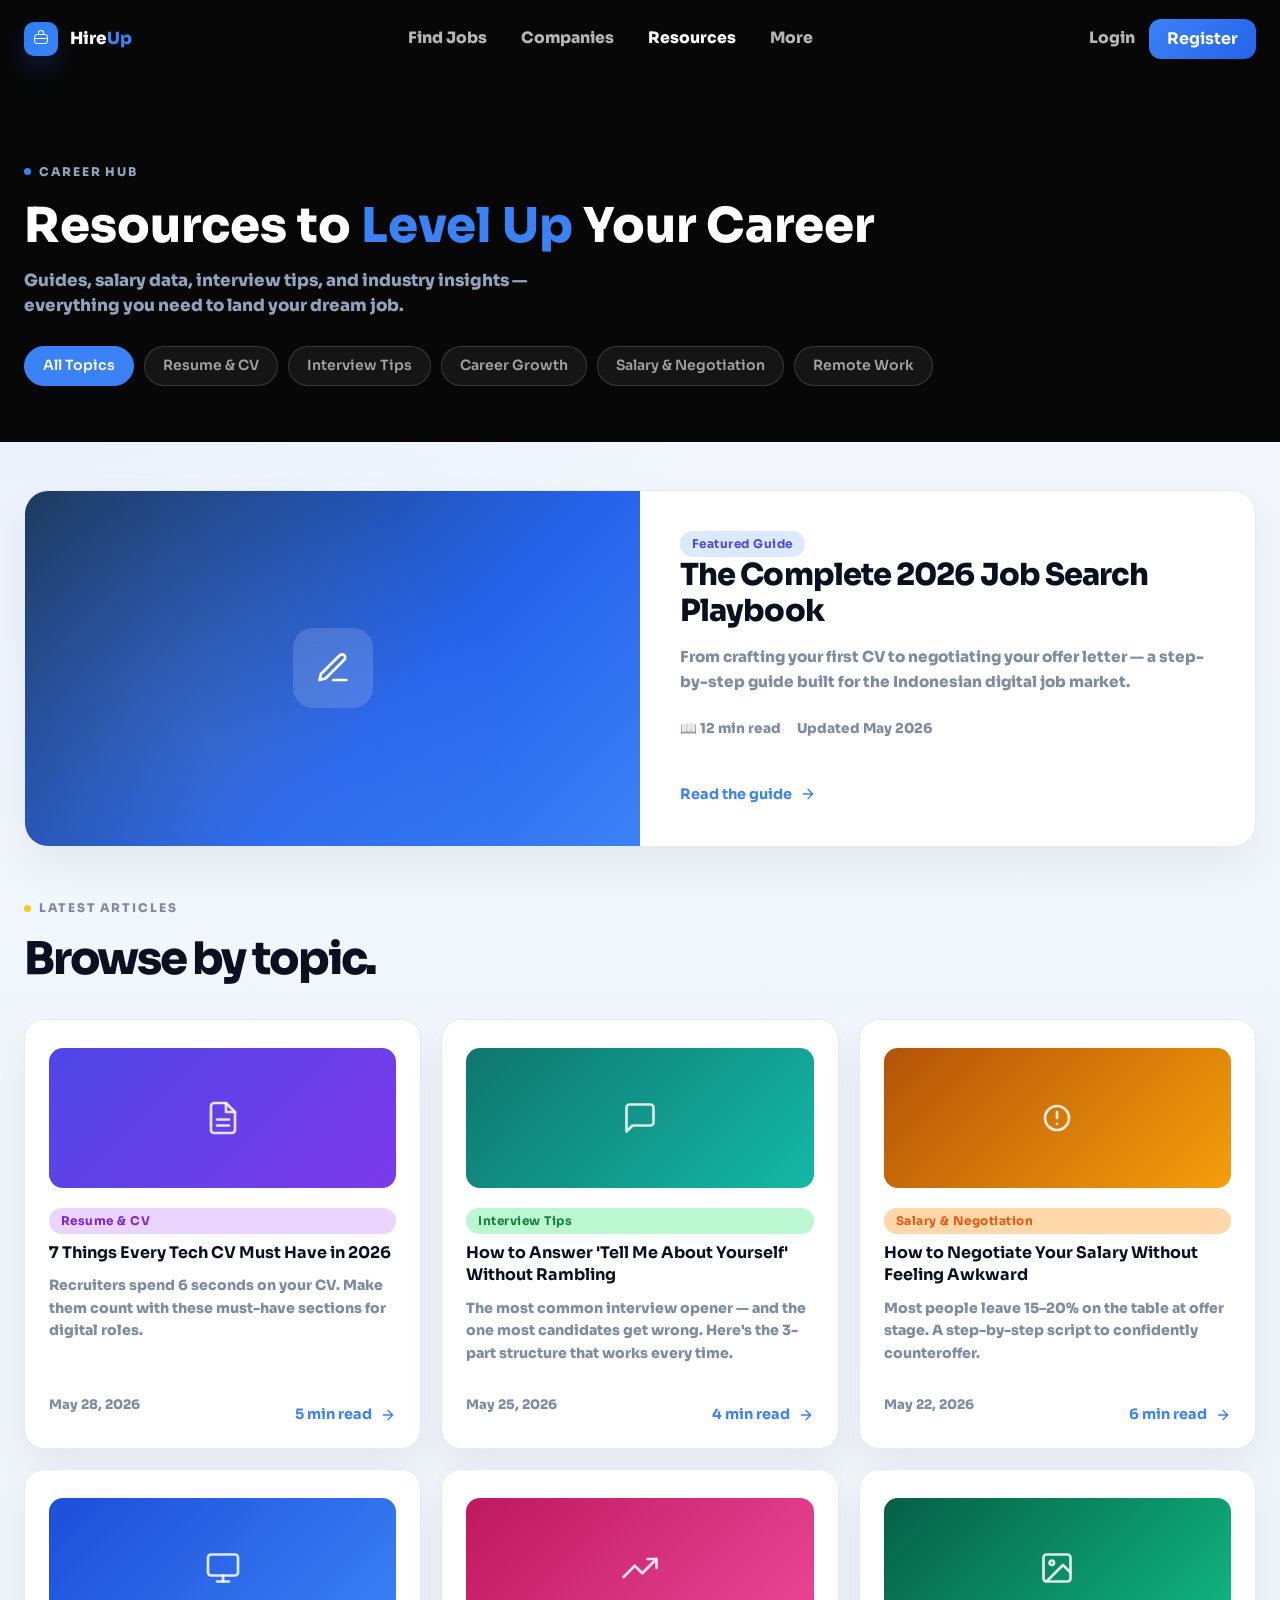
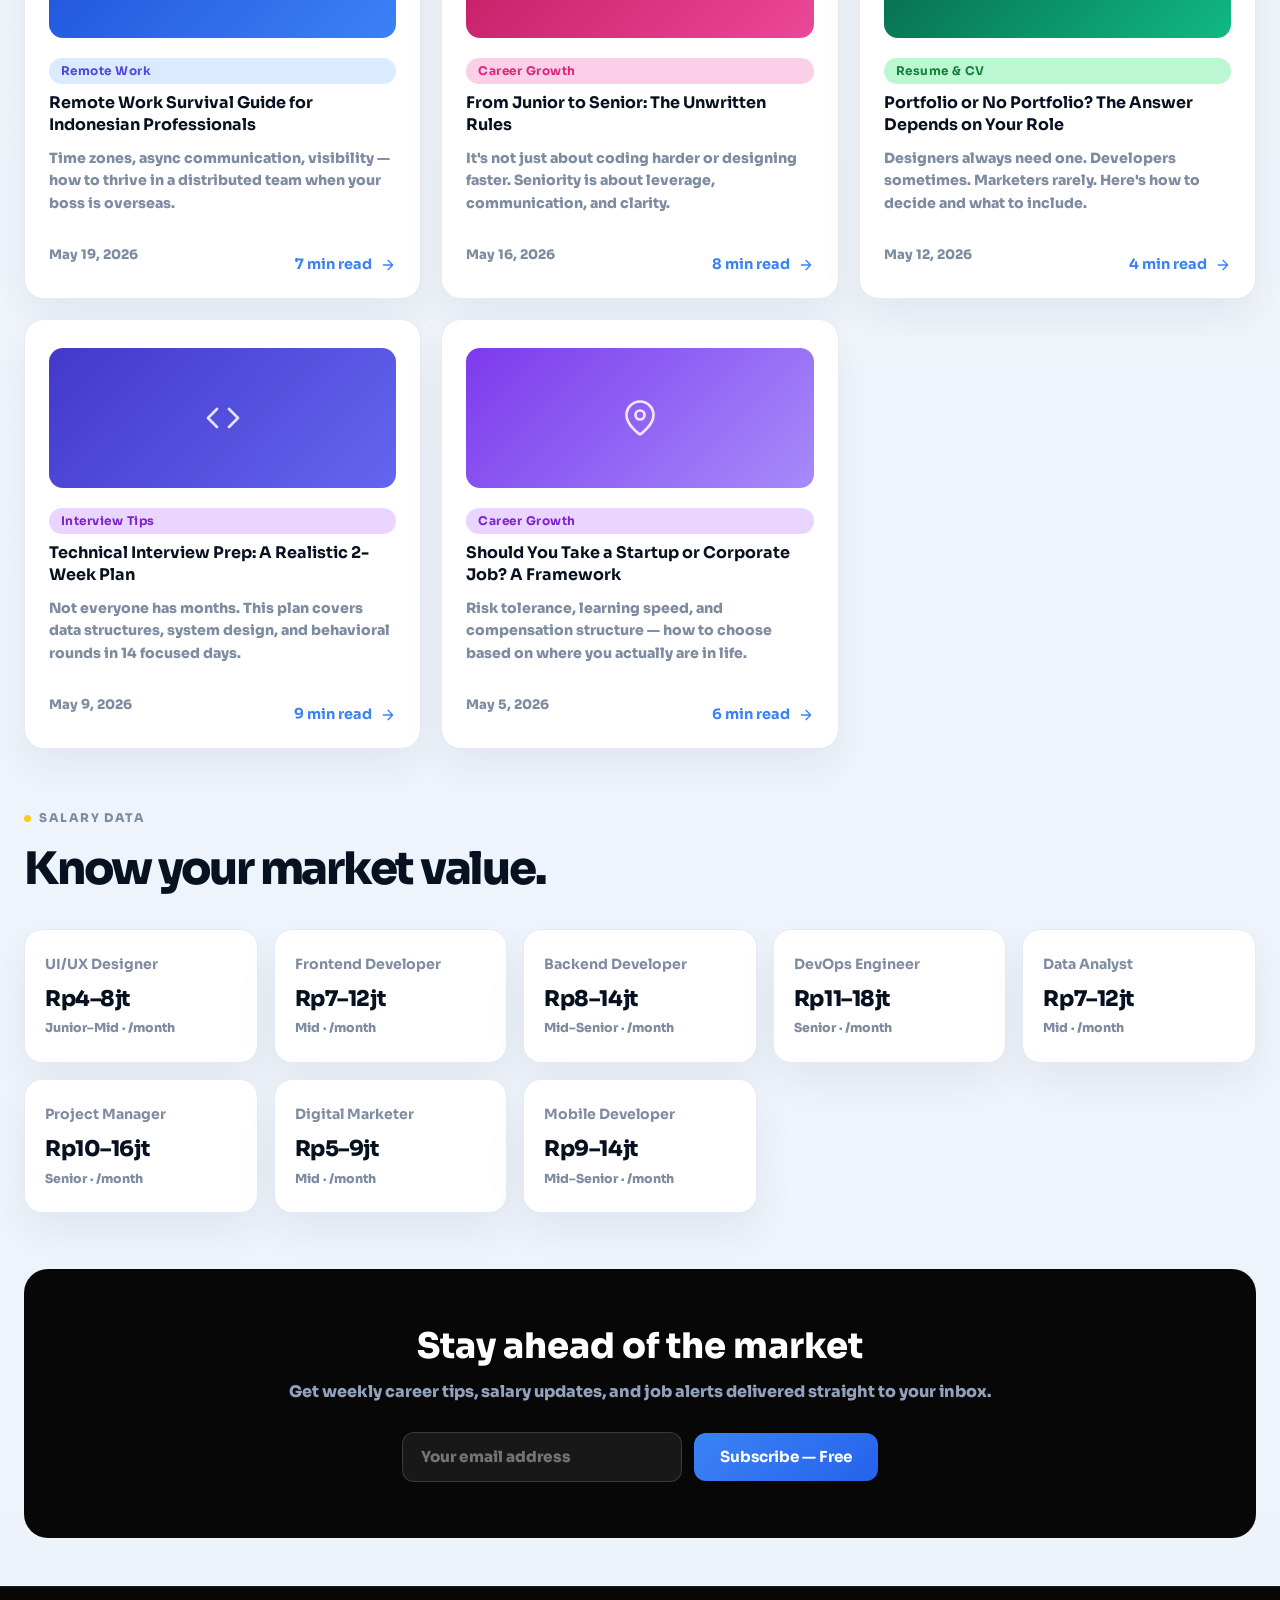
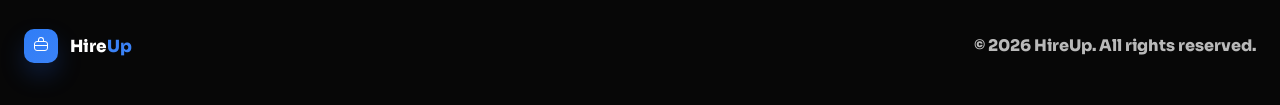
<file: resources.html>
<!DOCTYPE html>
<html lang="en">
<head>
  <meta charset="UTF-8">
  <meta name="viewport" content="width=device-width, initial-scale=1.0">
  <title>HireUp - Resources</title>
  <link href="https://cdn.jsdelivr.net/npm/bootstrap@5.3.0/dist/css/bootstrap.min.css" rel="stylesheet">
  <link rel="preconnect" href="https://fonts.googleapis.com">
  <link rel="preconnect" href="https://fonts.gstatic.com" crossorigin>
  <link href="https://fonts.googleapis.com/css2?family=Manrope:wght@400;500;600;700;800&family=Sora:wght@400;600;700;800&display=swap" rel="stylesheet">
  <link rel="stylesheet" href="assets/css/style.css">
</head>
<body data-page="resources">
  <main class="pb-5">
    <!-- Hero -->
    <section class="resources-hero">
      <div class="resources-inner">
        <p class="section-eyebrow">Career Hub</p>
        <h1>Resources to <span>Level Up</span> Your Career</h1>
        <p class="hero-sub">Guides, salary data, interview tips, and industry insights — everything you need to land your dream job.</p>
        <div class="resources-cats" id="resourceCats">
          <button class="resource-cat-btn active" data-cat="">All Topics</button>
          <button class="resource-cat-btn" data-cat="Resume">Resume & CV</button>
          <button class="resource-cat-btn" data-cat="Interview">Interview Tips</button>
          <button class="resource-cat-btn" data-cat="Career">Career Growth</button>
          <button class="resource-cat-btn" data-cat="Salary">Salary & Negotiation</button>
          <button class="resource-cat-btn" data-cat="Remote">Remote Work</button>
        </div>
      </div>
    </section>

    <div class="resources-inner" style="padding-top:0;">
      <!-- Featured Article -->
      <div class="featured-article">
        <div class="featured-article-visual">
          <div class="featured-article-visual-icon">
            <svg viewBox="0 0 24 24"><path d="M12 20h9M16.5 3.5a2.121 2.121 0 0 1 3 3L7 19l-4 1 1-4 12.5-12.5Z"/></svg>
          </div>
        </div>
        <div class="featured-article-body">
          <span class="resource-badge resource-badge-blue">Featured Guide</span>
          <h2>The Complete 2026 Job Search Playbook</h2>
          <p>From crafting your first CV to negotiating your offer letter — a step-by-step guide built for the Indonesian digital job market.</p>
          <div class="featured-article-meta">
            <span>📖 12 min read</span>
            <span>Updated May 2026</span>
          </div>
          <a href="#"  class="resource-read-link">
            Read the guide
            <svg viewBox="0 0 24 24"><path d="M5 12h14M12 5l7 7-7 7"/></svg>
          </a>
        </div>
      </div>

      <!-- Articles Grid -->
      <div>
        <p class="section-eyebrow">Latest Articles</p>
        <h2 class="section-heading" style="margin:0 0 32px;">Browse by topic.</h2>
        <div class="resources-grid" id="resourcesGrid"></div>
        <div id="resourcesEmpty" class="empty-state" hidden>
          <h3>No articles in this category yet.</h3>
          <p>Check back soon — we publish new guides every week.</p>
        </div>
      </div>

      <!-- Salary Guide -->
      <section class="salary-guide-section">
        <p class="section-eyebrow">Salary Data</p>
        <h2 class="section-heading" style="margin:0;">Know your market value.</h2>
        <div class="salary-guide-grid" id="salaryGrid"></div>
      </section>

      <!-- Newsletter -->
      <div class="resources-newsletter">
        <h2>Stay ahead of the market</h2>
        <p>Get weekly career tips, salary updates, and job alerts delivered straight to your inbox.</p>
        <div class="newsletter-form">
          <input class="newsletter-input" type="email" placeholder="Your email address">
          <button class="button" type="button">Subscribe — Free</button>
        </div>
      </div>
    </div>
  </main>

  <script src="assets/js/data.js"></script>
  <script src="assets/js/main.js"></script>
  <script>
    const articles = [
      {
        cat: "Resume",
        title: "7 Things Every Tech CV Must Have in 2026",
        desc: "Recruiters spend 6 seconds on your CV. Make them count with these must-have sections for digital roles.",
        readTime: "5 min read",
        date: "May 28, 2026",
        color: "linear-gradient(135deg, #4f46e5, #7c3aed)",
        icon: `<path d="M14 2H6a2 2 0 0 0-2 2v16a2 2 0 0 0 2 2h12a2 2 0 0 0 2-2V8l-6-6Z"/><polyline points="14 2 14 8 20 8"/><line x1="16" y1="13" x2="8" y2="13"/><line x1="16" y1="17" x2="8" y2="17"/>`,
        badge: "resource-badge-purple",
        badgeLabel: "Resume & CV"
      },
      {
        cat: "Interview",
        title: "How to Answer 'Tell Me About Yourself' Without Rambling",
        desc: "The most common interview opener — and the one most candidates get wrong. Here's the 3-part structure that works every time.",
        readTime: "4 min read",
        date: "May 25, 2026",
        color: "linear-gradient(135deg, #0f766e, #14b8a6)",
        icon: `<path d="M21 15a2 2 0 0 1-2 2H7l-4 4V5a2 2 0 0 1 2-2h14a2 2 0 0 1 2 2Z"/>`,
        badge: "resource-badge-green",
        badgeLabel: "Interview Tips"
      },
      {
        cat: "Salary",
        title: "How to Negotiate Your Salary Without Feeling Awkward",
        desc: "Most people leave 15–20% on the table at offer stage. A step-by-step script to confidently counteroffer.",
        readTime: "6 min read",
        date: "May 22, 2026",
        color: "linear-gradient(135deg, #b45309, #f59e0b)",
        icon: `<circle cx="12" cy="12" r="8"/><line x1="12" y1="8" x2="12" y2="12"/><line x1="12" y1="16" x2="12.01" y2="16"/>`,
        badge: "resource-badge-orange",
        badgeLabel: "Salary & Negotiation"
      },
      {
        cat: "Remote",
        title: "Remote Work Survival Guide for Indonesian Professionals",
        desc: "Time zones, async communication, visibility — how to thrive in a distributed team when your boss is overseas.",
        readTime: "7 min read",
        date: "May 19, 2026",
        color: "linear-gradient(135deg, #1d4ed8, #3b82f6)",
        icon: `<rect x="2" y="3" width="20" height="14" rx="2" ry="2"/><line x1="8" y1="21" x2="16" y2="21"/><line x1="12" y1="17" x2="12" y2="21"/>`,
        badge: "resource-badge-blue",
        badgeLabel: "Remote Work"
      },
      {
        cat: "Career",
        title: "From Junior to Senior: The Unwritten Rules",
        desc: "It's not just about coding harder or designing faster. Seniority is about leverage, communication, and clarity.",
        readTime: "8 min read",
        date: "May 16, 2026",
        color: "linear-gradient(135deg, #be185d, #ec4899)",
        icon: `<polyline points="23 6 13.5 15.5 8.5 10.5 1 18"/><polyline points="17 6 23 6 23 12"/>`,
        badge: "resource-badge-pink",
        badgeLabel: "Career Growth"
      },
      {
        cat: "Resume",
        title: "Portfolio or No Portfolio? The Answer Depends on Your Role",
        desc: "Designers always need one. Developers sometimes. Marketers rarely. Here's how to decide and what to include.",
        readTime: "4 min read",
        date: "May 12, 2026",
        color: "linear-gradient(135deg, #065f46, #10b981)",
        icon: `<rect x="3" y="3" width="18" height="18" rx="2" ry="2"/><circle cx="8.5" cy="8.5" r="1.5"/><polyline points="21 15 16 10 5 21"/>`,
        badge: "resource-badge-green",
        badgeLabel: "Resume & CV"
      },
      {
        cat: "Interview",
        title: "Technical Interview Prep: A Realistic 2-Week Plan",
        desc: "Not everyone has months. This plan covers data structures, system design, and behavioral rounds in 14 focused days.",
        readTime: "9 min read",
        date: "May 9, 2026",
        color: "linear-gradient(135deg, #4338ca, #6366f1)",
        icon: `<polyline points="16 18 22 12 16 6"/><polyline points="8 6 2 12 8 18"/>`,
        badge: "resource-badge-purple",
        badgeLabel: "Interview Tips"
      },
      {
        cat: "Career",
        title: "Should You Take a Startup or Corporate Job? A Framework",
        desc: "Risk tolerance, learning speed, and compensation structure — how to choose based on where you actually are in life.",
        readTime: "6 min read",
        date: "May 5, 2026",
        color: "linear-gradient(135deg, #7c3aed, #a78bfa)",
        icon: `<path d="M21 10c0 7-9 13-9 13s-9-6-9-13a9 9 0 0 1 18 0Z"/><circle cx="12" cy="10" r="3"/>`,
        badge: "resource-badge-purple",
        badgeLabel: "Career Growth"
      },
    ];

    const salaryData = [
      { role: "UI/UX Designer", range: "Rp4–8jt", level: "Junior–Mid" },
      { role: "Frontend Developer", range: "Rp7–12jt", level: "Mid" },
      { role: "Backend Developer", range: "Rp8–14jt", level: "Mid–Senior" },
      { role: "DevOps Engineer", range: "Rp11–18jt", level: "Senior" },
      { role: "Data Analyst", range: "Rp7–12jt", level: "Mid" },
      { role: "Project Manager", range: "Rp10–16jt", level: "Senior" },
      { role: "Digital Marketer", range: "Rp5–9jt", level: "Mid" },
      { role: "Mobile Developer", range: "Rp9–14jt", level: "Mid–Senior" },
    ];

    function renderArticles(list) {
      const grid = document.getElementById("resourcesGrid");
      const empty = document.getElementById("resourcesEmpty");

      if (list.length === 0) {
        grid.innerHTML = "";
        empty.hidden = false;
        return;
      }

      empty.hidden = true;
      grid.innerHTML = list.map(a => `
        <div class="resource-card">
          <div class="resource-card-thumb" style="background:${a.color}">
            <svg viewBox="0 0 24 24">${a.icon}</svg>
          </div>
          <div class="resource-card-body">
            <span class="resource-badge ${a.badge}">${a.badgeLabel}</span>
            <h3>${a.title}</h3>
            <p>${a.desc}</p>
            <div class="resource-card-footer">
              <span>${a.date}</span>
              <a href="#" class="resource-read-link">
                ${a.readTime}
                <svg viewBox="0 0 24 24"><path d="M5 12h14M12 5l7 7-7 7"/></svg>
              </a>
            </div>
          </div>
        </div>
      `).join("");
    }

    function renderSalary() {
      document.getElementById("salaryGrid").innerHTML = salaryData.map(s => `
        <div class="salary-guide-card">
          <div class="role">${s.role}</div>
          <div class="range">${s.range}</div>
          <div class="sublabel">${s.level} · /month</div>
        </div>
      `).join("");
    }

    document.getElementById("resourceCats").addEventListener("click", e => {
      const btn = e.target.closest(".resource-cat-btn");
      if (!btn) return;
      document.querySelectorAll(".resource-cat-btn").forEach(b => b.classList.remove("active"));
      btn.classList.add("active");
      const cat = btn.dataset.cat;
      renderArticles(cat ? articles.filter(a => a.cat === cat) : articles);
    });

    document.addEventListener("DOMContentLoaded", () => {
      renderArticles(articles);
      renderSalary();
    });
  </script>
</body>
</html>
</file>
<file: assets/css/style.css>
:root {
  --bg-page: #edf3fb;
  --bg-dark: #070707;
  --bg-dark-soft: #111111;
  --surface: #ffffff;
  --surface-soft: #f8fbff;
  --surface-border: #e4ebf4;
  --surface-border-dark: rgba(255, 255, 255, 0.08);
  --text: #081120;
  --text-soft: #7e8ca2;
  --text-soft-dark: #91a2bd;
  --text-on-dark: #ffffff;
  --blue: #3b82f6;
  --blue-strong: #2563eb;
  --green: #bbf7d0;
  --green-text: #15803d;
  --purple: #e9d5ff;
  --purple-text: #7e22ce;
  --pink: #fbcfe8;
  --pink-text: #db2777;
  --orange: #fed7aa;
  --orange-text: #ea580c;
  --lavender: #dbeafe;
  --lavender-text: #4f46e5;
  --shadow-soft: 0 18px 40px rgba(15, 23, 42, 0.06);
  --shadow-dark: 0 22px 60px rgba(0, 0, 0, 0.28);
}

* {
  box-sizing: border-box;
}

html {
  scroll-behavior: smooth;
}

body {
  margin: 0;
  font-family: "Sora", sans-serif;
  font-weight: 800;
  color: var(--text);
  background:
    radial-gradient(circle at top left, rgba(59, 130, 246, 0.08), transparent 24%),
    linear-gradient(180deg, #f3f7fd 0%, var(--bg-page) 100%);
}

body.site-body {
  min-height: 100vh;
  display: flex;
  flex-direction: column;
}

a {
  color: inherit;
  text-decoration: none;
}

img,
svg {
  display: block;
}

button,
input,
select {
  font: inherit;
}

button {
  background: none;
}

.site-main {
  flex: 1;
  width: min(1480px, calc(100% - 48px));
  margin: 0 auto;
  padding: 0 0 56px;
}

.site-shell-row {
  width: min(1480px, calc(100% - 48px));
  margin: 0 auto;
}

.site-nav {
  position: sticky;
  top: 0;
  z-index: 100;
  background: linear-gradient(180deg, rgba(237, 243, 251, 0.92), rgba(237, 243, 251, 0.7));
  backdrop-filter: blur(16px);
}

body[data-page="index"] .site-nav {
  position: absolute;
  top: 0;
  left: 0;
  right: 0;
  background: transparent;
  backdrop-filter: none;
}

.nav-row {
  display: grid;
  grid-template-columns: auto 1fr auto;
  align-items: center;
  gap: 24px;
  min-height: 78px;
}

.site-logo {
  display: inline-flex;
  align-items: center;
  gap: 12px;
}

.site-logo-mark {
  width: 34px;
  height: 34px;
  border-radius: 10px;
  display: grid;
  place-items: center;
  background: linear-gradient(135deg, #2f7df7, #3b82f6);
  box-shadow: 0 12px 24px rgba(37, 99, 235, 0.22);
}

.site-logo-briefcase {
  position: relative;
  width: 14px;
  height: 10px;
  border: 1.8px solid #ffffff;
  border-radius: 3px;
}

.site-logo-briefcase::before {
  content: "";
  position: absolute;
  top: -5px;
  left: 3px;
  width: 6px;
  height: 4px;
  border: 1.8px solid #ffffff;
  border-bottom: none;
  border-radius: 3px 3px 0 0;
}

.site-logo-briefcase::after {
  content: "";
  position: absolute;
  top: 3px;
  left: -1px;
  width: 14px;
  border-top: 1.8px solid #ffffff;
}

.site-logo-wordmark {
  font-family: "Sora", sans-serif;
  font-size: 1.05rem;
  font-weight: 800;
  color: var(--text-on-dark);
}

.site-logo-wordmark span {
  color: var(--blue);
}

.nav-menu {
  display: flex;
  justify-content: center;
  align-items: center;
  gap: 34px;
}

.nav-menu a,
.nav-link-button {
  color: rgba(255, 255, 255, 0.7);
  font-size: 0.98rem;
  transition: color 0.2s ease, opacity 0.2s ease;
}

.nav-menu a:hover,
.nav-link-button:hover,
.nav-menu a.is-active,
.nav-link-button.is-active {
  color: #ffffff;
}

.nav-row,
.site-footer {
  background: var(--bg-dark);
}

body[data-page="index"] .nav-row {
  background: transparent;
}

body[data-page="jobs"] .site-nav,
body[data-page="detail"] .site-nav {
  background: var(--bg-dark);
  backdrop-filter: none;
}

.nav-actions {
  display: flex;
  align-items: center;
  gap: 14px;
}

.nav-register-button {
  display: inline-flex;
  align-items: center;
  justify-content: center;
  min-height: 40px;
  padding: 0 18px;
  border-radius: 12px;
  background: linear-gradient(135deg, var(--blue), var(--blue-strong));
  color: #ffffff;
  font-weight: 700;
}

.nav-avatar {
  width: 38px;
  height: 38px;
  border-radius: 999px;
  display: grid;
  place-items: center;
  background: rgba(255, 255, 255, 0.08);
  border: 1px solid rgba(255, 255, 255, 0.08);
}

.nav-avatar span {
  position: relative;
  width: 15px;
  height: 15px;
}

.nav-avatar span::before,
.nav-avatar span::after {
  content: "";
  position: absolute;
  left: 50%;
  transform: translateX(-50%);
  border: 1.5px solid rgba(255, 255, 255, 0.8);
}

.nav-avatar span::before {
  top: 0;
  width: 7px;
  height: 7px;
  border-radius: 999px;
}

.nav-avatar span::after {
  bottom: 0;
  width: 14px;
  height: 8px;
  border-radius: 10px 10px 6px 6px;
  border-top-left-radius: 10px;
  border-top-right-radius: 10px;
}

.hero-section {
  position: relative;
  overflow: hidden;
  margin-top: 18px;
  padding: 54px 56px 40px;
  border-radius: 0 0 30px 30px;
  background: linear-gradient(180deg, #050505 0%, #0a0a0a 100%);
  color: var(--text-on-dark);
  box-shadow: var(--shadow-dark);
}

body[data-page="index"] .site-main {
  width: 100%;
  max-width: none;
  padding-top: 0;
}

body[data-page="jobs"] .site-main,
body[data-page="detail"] .site-main {
  padding-top: 0;
}

body[data-page="index"] .hero-section {
  width: 100vw;
  min-height: 100vh;
  margin-top: 0;
  margin-left: calc(50% - 50vw);
  margin-right: calc(50% - 50vw);
  padding-top: 116px;
  padding-bottom: 54px;
  border-radius: 0 0 36px 36px;
}

body[data-page="jobs"] .jobs-shell {
  width: 100%;
  max-width: none;
  margin: 0;
  padding-top: 0;
}

body[data-page="detail"] .detail-page {
  width: 100%;
  max-width: none;
  margin: 0;
  padding-top: 0;
}

.hero-grid-overlay {
  position: absolute;
  inset: 0;
  background-image:
    linear-gradient(rgba(255, 255, 255, 0.025) 1px, transparent 1px),
    linear-gradient(90deg, rgba(255, 255, 255, 0.025) 1px, transparent 1px);
  background-size: 40px 40px;
  pointer-events: none;
}

.hero-layout {
  position: relative;
  z-index: 1;
  display: grid;
  grid-template-columns: minmax(0, 1.05fr) minmax(280px, 0.95fr);
  gap: 46px;
  align-items: center;
  width: min(1480px, calc(100% - 48px));
  margin: 0 auto;
}

.hero-copy {
  max-width: 720px;
}

.hero-pill {
  display: inline-flex;
  align-items: center;
  gap: 10px;
  margin: 0 0 28px;
  padding: 10px 16px;
  border-radius: 999px;
  background: rgba(255, 255, 255, 0.08);
  color: #e5ebf6;
  font-size: 0.94rem;
}

.hero-pill::before {
  content: "";
  width: 8px;
  height: 8px;
  border-radius: 999px;
  background: #facc15;
  box-shadow: 0 0 14px rgba(250, 204, 21, 0.6);
}

.hero-kicker,
.section-eyebrow,
.filter-label {
  display: inline-flex;
  align-items: center;
  gap: 8px;
  margin: 0 0 16px;
  font-size: 0.75rem;
  font-weight: 800;
  letter-spacing: 0.16em;
  text-transform: uppercase;
}

.hero-kicker {
  color: rgba(145, 162, 189, 0.78);
}

.hero-kicker::before,
.section-eyebrow::before,
.filter-label::before {
  content: "";
  width: 7px;
  height: 7px;
  border-radius: 999px;
}

.hero-kicker::before,
.section-eyebrow::before {
  background: #facc15;
}

.filter-label::before {
  background: var(--blue);
}

.hero-section h1,
.section-heading,
.featured-title,
.jobs-page-title,
.detail-title,
.detail-content-card h2,
.detail-left-rail h2,
.detail-side-card h2,
.empty-state h3 {
  margin: 0;
  font-family: "Sora", sans-serif;
  font-weight: 800;
  letter-spacing: -0.05em;
}

.hero-section h1 {
  max-width: 12ch;
  font-size: clamp(3rem, 6vw, 4.9rem);
  line-height: 1.03;
}

.hero-section h1 span {
  color: var(--blue);
}

.hero-summary,
.jobs-page-copy,
.featured-subcopy,
.section-copy,
.results-count,
.job-description,
.company-meta-list span,
.detail-side-note,
.detail-list,
.footer-copy,
.similar-job-meta,
.similar-job-company,
.similar-job-time {
  color: var(--text-soft);
  line-height: 1.65;
}

.hero-summary {
  max-width: 34rem;
  margin-top: 20px;
  color: var(--text-soft-dark);
  font-size: 1rem;
}

.search-form {
  margin-top: 28px;
  max-width: 920px;
}

.search-cluster {
  display: grid;
  grid-template-columns: minmax(0, 1fr) minmax(0, 1fr) 132px;
  gap: 0;
  padding: 10px;
  border-radius: 20px;
  background: #ffffff;
}

.search-field {
  display: flex;
  align-items: center;
  gap: 12px;
  min-width: 0;
  padding: 0 16px;
}

.search-field + .search-field {
  border-left: 1px solid var(--surface-border);
}

.search-icon {
  position: relative;
  flex: 0 0 auto;
  width: 16px;
  height: 16px;
}

.search-icon::before,
.search-icon::after,
.search-icon-pin::before,
.search-icon-pin::after {
  content: "";
  position: absolute;
}

.search-icon::before {
  top: 1px;
  left: 1px;
  width: 9px;
  height: 9px;
  border: 1.8px solid #9aa7bc;
  border-radius: 999px;
}

.search-icon::after {
  right: 1px;
  bottom: 1px;
  width: 6px;
  border-top: 1.8px solid #9aa7bc;
  transform: rotate(45deg);
  transform-origin: right;
}

.search-icon-pin::before {
  top: 0;
  left: 2px;
  width: 10px;
  height: 10px;
  border: 1.8px solid #9aa7bc;
  border-radius: 999px 999px 999px 0;
  transform: rotate(-45deg);
}

.search-icon-pin::after {
  top: 4px;
  left: 5px;
  width: 4px;
  height: 4px;
  border-radius: 999px;
  background: #9aa7bc;
}

.search-input,
.filter-input,
.filter-select {
  width: 100%;
  min-width: 0;
  border: none;
  outline: none;
  background: transparent;
  color: var(--text);
  font-size: 0.98rem;
}

.search-input::placeholder,
.filter-input::placeholder {
  color: #a0aec0;
}

.search-button,
.button {
  border: none;
  border-radius: 16px;
  display: inline-flex;
  align-items: center;
  justify-content: center;
  min-height: 48px;
  padding: 0 20px;
  background: linear-gradient(135deg, var(--blue), var(--blue-strong));
  color: #ffffff;
  font-weight: 800;
  cursor: pointer;
  transition: transform 0.2s ease, box-shadow 0.2s ease;
}

.search-button:hover,
.button:hover {
  transform: translateY(-1px);
  box-shadow: 0 14px 28px rgba(37, 99, 235, 0.22);
}

.popular-tags,
.job-tags,
.active-filters,
.skills-grid,
.footer-links,
.detail-kicker,
.detail-meta-row {
  display: flex;
  flex-wrap: wrap;
  gap: 10px;
}

.popular-tags {
  align-items: center;
  margin-top: 16px;
}

.popular-label {
  color: var(--text-soft-dark);
}

.quick-filter,
.job-tag,
.filter-chip,
.skill-pill {
  display: inline-flex;
  align-items: center;
  justify-content: center;
  min-height: 30px;
  padding: 0 14px;
  border-radius: 999px;
  font-size: 0.88rem;
  font-weight: 700;
}

.quick-filter {
  background: rgba(255, 255, 255, 0.08);
  color: #eef3fb;
}

.hero-stats {
  display: grid;
  grid-template-columns: repeat(4, minmax(0, 1fr));
  gap: 24px;
  margin-top: 48px;
  padding-top: 34px;
  border-top: 1px solid rgba(255, 255, 255, 0.08);
}

.stat-card {
  position: relative;
}

.stat-card::after {
  content: "";
  position: absolute;
  top: 0;
  right: -12px;
  width: 1px;
  height: 100%;
  background: rgba(255, 255, 255, 0.08);
}

.stat-card:last-child::after {
  display: none;
}

.stat-value {
  display: block;
  color: #ffffff;
  font-family: "Sora", sans-serif;
  font-size: 1.9rem;
  font-weight: 800;
}

.stat-label {
  display: block;
  margin-top: 6px;
  color: var(--text-soft-dark);
}

.hero-visual {
  position: relative;
  min-height: 480px;
  display: grid;
  place-items: center;
}

.burst-card {
  position: relative;
  width: 350px;
  height: 350px;
  display: grid;
  place-items: center;
}

.burst-shape {
  width: 100%;
  height: 100%;
  clip-path: polygon(50% 0%, 58% 24%, 79% 9%, 72% 31%, 100% 50%, 72% 69%, 79% 91%, 58% 76%, 50% 100%, 42% 76%, 21% 91%, 28% 69%, 0% 50%, 28% 31%, 21% 9%, 42% 24%);
  background: linear-gradient(145deg, rgba(255, 255, 255, 0.98), rgba(151, 163, 180, 0.7));
}

.burst-center {
  position: absolute;
  inset: 56px;
  clip-path: polygon(50% 0%, 58% 24%, 79% 9%, 72% 31%, 100% 50%, 72% 69%, 79% 91%, 58% 76%, 50% 100%, 42% 76%, 21% 91%, 28% 69%, 0% 50%, 28% 31%, 21% 9%, 42% 24%);
  overflow: hidden;
}

.burst-photo {
  width: 100%;
  height: 100%;
  background:
    linear-gradient(180deg, rgba(8, 17, 32, 0.1), rgba(8, 17, 32, 0.1)),
    url("https://images.unsplash.com/photo-1560250097-0b93528c311a?auto=format&fit=crop&w=900&q=80") center/cover no-repeat;
}

.visual-dot {
  position: absolute;
  width: 12px;
  height: 12px;
  border-radius: 999px;
}

.visual-dot-blue {
  top: 50px;
  right: 100px;
  background: var(--blue);
}

.visual-dot-green {
  top: 160px;
  right: 8px;
  background: #22c55e;
}

.visual-dot-yellow {
  bottom: 80px;
  left: 8px;
  background: #facc15;
}

.visual-dot-pink {
  right: 65px;
  bottom: 120px;
  background: #ec4899;
}

.featured-section,
.jobs-shell,
.detail-page {
  margin-top: 28px;
}

.featured-shell {
  display: grid;
  gap: 22px;
  width: min(1480px, 100%);
  margin: 0 auto;
}

.featured-topbar,
.featured-heading,
.jobs-overview-toolbar,
.filters-title-row {
  display: flex;
  align-items: center;
  justify-content: space-between;
  gap: 18px;
}

.featured-topbar {
  padding: 0 6px;
}

.section-eyebrow {
  color: var(--text-soft);
}

.section-eyebrow::before {
  box-shadow: none;
}

.section-heading {
  max-width: 20ch;
  font-size: clamp(2rem, 4vw, 2.8rem);
}

.featured-link,
.button-secondary,
.button-outline {
  background: #ffffff;
  color: var(--text);
  border: 1px solid var(--surface-border);
  box-shadow: none;
}

.featured-link:hover,
.button-secondary:hover,
.button-outline:hover {
  box-shadow: var(--shadow-soft);
}

.featured-surface,
.job-card,
.filter-card,
.filter-search-card,
.detail-stat-strip,
.detail-content-card,
.detail-side-card,
.similar-job-card,
.empty-state {
  background: var(--surface);
  border: 1px solid var(--surface-border);
  box-shadow: var(--shadow-soft);
}

.featured-surface {
  border-radius: 30px;
  padding: 30px;
}

.featured-title {
  font-size: clamp(2rem, 4vw, 3rem);
}

.featured-subcopy {
  margin: 10px 0 0;
}

.job-grid {
  display: grid;
  gap: 18px;
}

.compact-job-grid,
.jobs-grid {
  grid-template-columns: repeat(3, minmax(0, 1fr));
}

.job-card {
  position: relative;
  border-radius: 24px;
  padding: 20px;
}

.job-card.job-card-compact .job-description {
  -webkit-line-clamp: 2;
}

.job-card-compact .job-card-bottom {
  margin-top: 20px;
}

.job-card-top,
.similar-job-top {
  display: flex;
  align-items: flex-start;
  justify-content: space-between;
  gap: 12px;
}

.job-brand,
.similar-job-brand,
.detail-company-mark {
  width: 50px;
  height: 50px;
  border-radius: 14px;
  display: grid;
  place-items: center;
  background: var(--brand-color, #22c55e);
  color: #ffffff;
  font-weight: 800;
  font-size: 1.35rem;
}

.job-icon-button,
.detail-action-icon {
  width: 34px;
  height: 34px;
  border-radius: 10px;
  display: grid;
  place-items: center;
  color: #9aa7bc;
  border: 1px solid transparent;
}

.job-icon-button svg,
.detail-action-icon svg {
  width: 18px;
  height: 18px;
  stroke: currentColor;
  fill: none;
  stroke-width: 1.8;
  stroke-linecap: round;
  stroke-linejoin: round;
}

.job-card-body {
  margin-top: 14px;
}

.job-card h3 {
  margin: 14px 0 6px;
  font-size: 1.1rem;
  line-height: 1.35;
}

.job-company {
  margin: 0;
  color: #9aa7bc;
}

.job-tags {
  margin-top: 14px;
}

.job-tag-green {
  background: var(--green);
  color: var(--green-text);
}

.job-tag-purple {
  background: var(--purple);
  color: var(--purple-text);
}

.job-tag-pink {
  background: var(--pink);
  color: var(--pink-text);
}

.job-tag-orange {
  background: var(--orange);
  color: var(--orange-text);
}

.job-tag-blue,
.job-tag-lavender {
  background: var(--lavender);
  color: var(--lavender-text);
}

.job-description {
  display: -webkit-box;
  overflow: hidden;
  margin: 14px 0 0;
  font-size: 0.98rem;
  -webkit-box-orient: vertical;
  -webkit-line-clamp: 3;
}

.job-card-bottom {
  display: flex;
  align-items: center;
  justify-content: space-between;
  gap: 16px;
  margin-top: 24px;
  padding-top: 16px;
  border-top: 1px solid var(--surface-border);
}

.job-rate,
.similar-job-rate {
  margin: 0;
  color: var(--text);
  font-family: "Sora", sans-serif;
  font-weight: 800;
}

.job-time {
  margin: 0;
  color: var(--text-soft);
  font-size: 0.92rem;
}

.job-card-link-stretch {
  position: absolute;
  inset: 0;
  z-index: 1;
}

.job-icon-button {
  position: relative;
  z-index: 2;
}

.jobs-shell {
  display: grid;
  gap: 24px;
}

.jobs-hero-shell {
  width: 100vw;
  margin-left: calc(50% - 50vw);
  margin-right: calc(50% - 50vw);
  padding: 26px 0 34px;
  background: linear-gradient(180deg, #050505 0%, #0a0a0a 100%);
  color: #ffffff;
}

.jobs-hero-inner {
  width: min(1480px, calc(100% - 48px));
  margin: 0 auto;
  display: grid;
  gap: 24px;
}

.jobs-overview {
  padding: 18px 6px 0;
}

.jobs-page-title {
  max-width: 12ch;
  font-size: clamp(2.2rem, 5vw, 3.8rem);
}

.jobs-page-copy {
  max-width: 44rem;
  margin: 14px 0 0;
  color: var(--text-soft-dark);
}

.jobs-overview-toolbar {
  width: min(1480px, calc(100% - 48px));
  margin: 0 auto;
  align-items: flex-start;
}

.filters-title-group {
  display: flex;
  align-items: center;
  gap: 12px;
}

.filters-title-group h2,
.jobs-summary-title {
  margin: 0;
  font-size: 1.2rem;
  font-weight: 800;
  color: var(--text);
}

.toolbar-icon {
  width: 14px;
  height: 14px;
  position: relative;
}

.toolbar-icon-filter::before,
.toolbar-icon-filter::after {
  content: "";
  position: absolute;
  left: 0;
  right: 0;
  border-top: 2px solid var(--text);
}

.toolbar-icon-filter::before {
  top: 3px;
  box-shadow: 0 4px 0 var(--text), 0 8px 0 var(--text);
}

.toolbar-icon-filter::after {
  top: 3px;
  width: 4px;
  border-top-width: 2px;
  border-radius: 999px;
  box-shadow: 6px 4px 0 0 var(--text), 2px 8px 0 0 var(--text);
}

.text-button {
  border: none;
  padding: 0;
  color: var(--blue);
  font-weight: 700;
  cursor: pointer;
}

.jobs-summary {
  justify-self: start;
}

.results-count {
  margin: 4px 0 0;
}

.sort-control {
  display: inline-flex;
  align-items: center;
  gap: 10px;
  color: var(--text-soft);
}

.sort-control .filter-select {
  min-width: 146px;
  min-height: 34px;
  padding: 0 36px 0 14px;
  border-radius: 12px;
  border: 1px solid var(--surface-border);
  background:
    linear-gradient(45deg, transparent 50%, #6e7c92 50%),
    linear-gradient(135deg, #6e7c92 50%, transparent 50%),
    linear-gradient(180deg, #ffffff, #ffffff);
  background-position:
    calc(100% - 18px) calc(50% - 2px),
    calc(100% - 12px) calc(50% - 2px),
    0 0;
  background-size: 6px 6px, 6px 6px, 100% 100%;
  background-repeat: no-repeat;
  appearance: none;
}

.jobs-layout {
  width: min(1480px, calc(100% - 48px));
  margin: 0 auto;
  display: grid;
  grid-template-columns: 260px minmax(0, 1fr);
  gap: 28px;
  align-items: start;
}

.filter-stack {
  display: grid;
  gap: 18px;
}

.filter-card,
.filter-search-card {
  border-radius: 22px;
  padding: 22px;
}

.filter-search-card {
  display: grid;
  gap: 10px;
}

.filter-card-label {
  font-size: 0.82rem;
  font-weight: 800;
  letter-spacing: 0.1em;
  text-transform: uppercase;
  color: var(--text-soft);
}

.filter-section-head {
  display: flex;
  align-items: center;
  justify-content: space-between;
  gap: 12px;
  margin-bottom: 18px;
}

.filter-section-head h3 {
  margin: 0;
  font-size: 1rem;
  font-weight: 800;
}

.filter-section-chevron {
  width: 9px;
  height: 9px;
  border-right: 1.8px solid #8d9cb2;
  border-bottom: 1.8px solid #8d9cb2;
  transform: rotate(45deg);
}

.option-list {
  display: grid;
  gap: 12px;
}

.filter-option {
  display: grid;
  grid-template-columns: auto auto 1fr;
  align-items: center;
  gap: 12px;
  cursor: pointer;
}

.filter-option-counted {
  grid-template-columns: auto auto 1fr auto;
}

.filter-option input {
  position: absolute;
  opacity: 0;
  pointer-events: none;
}

.filter-option-box {
  width: 22px;
  height: 22px;
  border-radius: 6px;
  border: 1.5px solid #cdd8e6;
  background: #ffffff;
  transition: border-color 0.2s ease, background-color 0.2s ease;
}

.filter-option input:checked + .filter-option-box {
  border-color: var(--blue);
  background:
    linear-gradient(135deg, var(--blue), var(--blue-strong));
}

.filter-option input:checked + .filter-option-box::after {
  content: "";
  display: block;
  width: 10px;
  height: 6px;
  margin: 5px 0 0 4px;
  border-left: 2px solid #ffffff;
  border-bottom: 2px solid #ffffff;
  transform: rotate(-45deg);
}

.filter-option-label {
  color: #334155;
}

.filter-option-count {
  min-width: 38px;
  padding: 4px 8px;
  border-radius: 999px;
  background: #f2f6fb;
  color: #93a1b6;
  text-align: center;
  font-size: 0.82rem;
  font-weight: 700;
}

.salary-range {
  display: grid;
  gap: 16px;
}

.salary-range-values {
  display: flex;
  justify-content: space-between;
  font-weight: 700;
}

.salary-slider-visual {
  position: relative;
  height: 12px;
}

.salary-slider-track,
.salary-slider-fill {
  position: absolute;
  top: 50%;
  left: 0;
  right: 0;
  height: 6px;
  border-radius: 999px;
  transform: translateY(-50%);
}

.salary-slider-track {
  background: #dbe5f2;
}

.salary-slider-fill {
  left: 12%;
  right: 18%;
  background: linear-gradient(135deg, var(--blue), var(--blue-strong));
}

.salary-range-inputs {
  display: grid;
  grid-template-columns: repeat(2, minmax(0, 1fr));
  gap: 10px;
}

.salary-input-card {
  display: grid;
  gap: 8px;
  padding: 12px;
  border-radius: 14px;
  border: 1px solid var(--surface-border);
  background: var(--surface-soft);
}

.salary-input-card span {
  color: var(--text-soft);
  font-size: 0.82rem;
}

.filter-hidden-control {
  display: none;
}

.jobs-content {
  min-width: 0;
}

.active-filters {
  margin-bottom: 14px;
}

.filter-chip {
  background: #ffffff;
  border: 1px solid var(--surface-border);
  color: #475569;
}

.filter-chip[hidden],
.active-filters[hidden] {
  display: none;
}

.pagination {
  display: flex;
  justify-content: center;
  flex-wrap: wrap;
  gap: 10px;
  margin-top: 22px;
}

.pagination-button {
  min-width: 36px;
  height: 36px;
  border: 1px solid var(--surface-border);
  border-radius: 12px;
  background: #ffffff;
  color: #4b5563;
  cursor: pointer;
}

.pagination-button.is-active {
  background: linear-gradient(135deg, var(--blue), var(--blue-strong));
  color: #ffffff;
  border-color: transparent;
}

.empty-state {
  border-radius: 24px;
  padding: 38px 24px;
  text-align: center;
}

.empty-state p {
  margin: 10px 0 0;
}

.site-footer {
  margin-top: auto;
  border-top: 1px solid rgba(255, 255, 255, 0.08);
}

.footer-row {
  display: flex;
  align-items: center;
  justify-content: space-between;
  gap: 20px;
  min-height: 118px;
}

.footer-logo .site-logo-wordmark {
  color: #ffffff;
}

.footer-copy {
  margin: 0;
  color: rgba(255, 255, 255, 0.72);
}

.detail-hero-band {
  width: 100vw;
  margin-left: calc(50% - 50vw);
  margin-right: calc(50% - 50vw);
  background: linear-gradient(180deg, #050505 0%, #0a0a0a 100%);
}

.detail-hero-shell {
  width: min(1480px, calc(100% - 48px));
  margin: 0 auto;
  padding: 18px 24px 30px;
  border-radius: 0 0 32px 32px;
  background: transparent;
  color: #ffffff;
}

.detail-content-shell {
  width: min(1480px, calc(100% - 48px));
  margin: 18px auto 0;
}

.detail-hero-header {
  margin-bottom: 28px;
}

.detail-back-link {
  color: #9fb1cb;
}

.detail-hero-main,
.detail-title-row {
  display: flex;
  align-items: flex-start;
  justify-content: space-between;
  gap: 20px;
}

.detail-title-row {
  justify-content: flex-start;
  flex: 1;
}

.detail-company-mark {
  flex: 0 0 auto;
  width: 64px;
  height: 64px;
  border-radius: 18px;
  font-size: 1.65rem;
}

.detail-company-mark-small {
  width: 48px;
  height: 48px;
  border-radius: 14px;
  font-size: 1.15rem;
}

.detail-title {
  font-size: clamp(2rem, 4vw, 3rem);
  line-height: 1.05;
}

.detail-title-copy {
  max-width: 720px;
}

.detail-meta-row {
  margin-top: 10px;
}

.detail-meta-row span {
  display: inline-flex;
  align-items: center;
  gap: 6px;
  color: #c5d1e3;
}

.detail-meta-row svg {
  width: 15px;
  height: 15px;
  stroke: currentColor;
  fill: none;
  stroke-width: 1.8;
  stroke-linecap: round;
  stroke-linejoin: round;
}

.detail-kicker {
  margin-top: 14px;
}

.detail-hero-actions {
  display: flex;
  gap: 12px;
}

.detail-action-icon {
  width: 40px;
  height: 40px;
  border-radius: 14px;
  background: rgba(255, 255, 255, 0.08);
  color: rgba(255, 255, 255, 0.78);
}

.detail-action-icon.is-saved {
  color: #ffffff;
  background: rgba(59, 130, 246, 0.2);
  border-color: rgba(59, 130, 246, 0.28);
}

.detail-layout {
  display: grid;
  grid-template-columns: 270px minmax(0, 1fr) 260px;
  gap: 18px;
  align-items: start;
  margin-top: 18px;
}

.detail-left-rail,
.detail-main-column,
.detail-right-rail {
  min-width: 0;
}

.detail-left-rail h2 {
  margin-bottom: 14px;
  font-size: 1rem;
}

.similar-jobs-list {
  display: grid;
  gap: 12px;
  max-height: 820px;
  padding-right: 6px;
  overflow: auto;
}

.similar-job-card {
  border-radius: 20px;
  padding: 16px;
}

.similar-job-card.is-active {
  border-color: var(--blue);
}

.similar-job-brand {
  width: 42px;
  height: 42px;
  border-radius: 12px;
  font-size: 1rem;
}

.similar-job-card h3 {
  margin: 12px 0 4px;
  font-size: 1rem;
  line-height: 1.3;
}

.similar-job-company,
.similar-job-meta,
.similar-job-time {
  margin: 0;
}

.similar-job-rate {
  color: var(--blue);
  font-size: 0.95rem;
}

.similar-job-time {
  margin-top: 10px;
  font-size: 0.9rem;
}

.detail-stat-strip {
  display: grid;
  grid-template-columns: repeat(4, minmax(0, 1fr));
  border-radius: 24px;
  overflow: hidden;
}

.detail-stat-box {
  padding: 24px;
}

.detail-stat-box + .detail-stat-box {
  border-left: 1px solid var(--surface-border);
}

.detail-stat-label {
  display: block;
  color: var(--text-soft);
  font-size: 0.82rem;
  font-weight: 700;
  text-transform: uppercase;
  letter-spacing: 0.08em;
}

.detail-stat-value {
  margin: 10px 0 0;
  font-family: "Sora", sans-serif;
  font-size: 1rem;
  font-weight: 800;
}

.detail-main-column {
  display: grid;
  gap: 18px;
}

.detail-right-rail {
  display: grid;
  gap: 18px;
  align-content: start;
}

.detail-content-card,
.detail-side-card {
  border-radius: 24px;
  padding: 24px;
}

.detail-content-card h2,
.detail-side-card h2 {
  margin-bottom: 16px;
  font-size: 1.1rem;
  overflow-wrap: anywhere;
  word-break: break-word;
}

.detail-cta-card {
  display: grid;
  gap: 12px;
}

.detail-list {
  margin: 0;
  padding-left: 0;
  list-style: none;
}

.detail-list-check li,
.detail-list-bullets li {
  position: relative;
  padding-left: 28px;
}

.detail-list-check li + li,
.detail-list-bullets li + li {
  margin-top: 14px;
}

.detail-list-check li::before,
.detail-list-bullets li::before {
  content: "";
  position: absolute;
  left: 0;
  top: 8px;
  width: 12px;
  height: 12px;
  border-radius: 999px;
  background: #dbeafe;
  border: 2px solid var(--blue);
}

.detail-side-note {
  margin: 14px 0 0;
  text-align: center;
  font-size: 0.92rem;
  line-height: 1.5;
}

.detail-cta-button,
.detail-save-button {
  width: 100%;
  margin: 0;
}

.detail-save-button.is-saved {
  background: #eff6ff;
  color: var(--blue);
  border-color: #bfdbfe;
}

.company-overview {
  display: grid;
  gap: 12px;
  margin-bottom: 20px;
}

.company-rating {
  display: flex;
  align-items: center;
  gap: 8px;
}

.company-stars {
  color: #facc15;
}

.company-meta-list {
  display: grid;
  gap: 16px;
}

.company-meta-list p {
  margin: 0;
  display: grid;
  gap: 5px;
  min-width: 0;
}

.company-meta-list strong {
  color: var(--text);
  line-height: 1.5;
  overflow-wrap: anywhere;
  word-break: break-word;
}

.detail-related-card {
  background: #050505;
  color: #ffffff;
}

.detail-related-card p {
  margin: 8px 0 0;
  color: #a7b5ca;
  line-height: 1.5;
  overflow-wrap: anywhere;
  word-break: break-word;
}

.detail-related-card a {
  display: inline-flex;
  margin-top: 14px;
  color: #60a5fa;
  font-weight: 700;
}

.skill-pill {
  background: #f3f6fb;
  border: 1px solid var(--surface-border);
  color: var(--text);
}

.detail-error {
  border-radius: 28px;
  padding: 44px 26px;
  background: #ffffff;
  border: 1px solid var(--surface-border);
  text-align: center;
}

.apply-modal {
  border: 1px solid var(--surface-border);
  border-radius: 24px;
  overflow: hidden;
  box-shadow: var(--shadow-soft);
}

.apply-modal-header,
.apply-modal-footer {
  border: none;
}

.apply-modal-header {
  padding: 22px 22px 8px;
}

.apply-modal .modal-body {
  padding: 8px 22px 18px;
}

.apply-modal-footer {
  padding: 0 22px 22px;
}

@media (max-width: 1280px) {
  .detail-layout {
    grid-template-columns: 1fr;
  }

  .detail-main-column {
    order: 1;
  }

  .detail-right-rail {
    order: 2;
  }

  .detail-left-rail {
    order: 3;
  }

  .similar-jobs-list {
    max-height: none;
    grid-template-columns: repeat(2, minmax(0, 1fr));
  }
}

@media (max-width: 1100px) {
  .hero-layout,
  .compact-job-grid,
  .jobs-grid {
    grid-template-columns: 1fr;
  }

  .hero-visual {
    min-height: 320px;
  }

  .jobs-layout {
    grid-template-columns: 1fr;
  }
}

@media (max-width: 860px) {
  .site-main,
  .site-shell-row {
    width: min(100% - 24px, 1480px);
  }

  .nav-row,
  .featured-topbar,
  .featured-heading,
  .jobs-overview-toolbar,
  .filters-title-row,
  .footer-row,
  .detail-hero-main {
    grid-template-columns: 1fr;
    flex-direction: column;
    align-items: flex-start;
  }

  .nav-menu {
    justify-content: flex-start;
    flex-wrap: wrap;
    gap: 18px;
  }

  .search-cluster,
  .detail-stat-strip {
    grid-template-columns: 1fr;
  }

  .search-field + .search-field,
  .detail-stat-box + .detail-stat-box {
    border-left: none;
    border-top: 1px solid var(--surface-border);
  }

  .hero-stats {
    grid-template-columns: repeat(2, minmax(0, 1fr));
  }

  body[data-page="index"] .hero-layout {
    width: min(100% - 24px, 1480px);
  }

  body[data-page="jobs"] .jobs-shell,
  body[data-page="detail"] .detail-page,
  .jobs-overview-toolbar,
  .jobs-hero-inner,
  .jobs-layout,
  .detail-hero-shell,
  .detail-content-shell {
    width: min(100% - 24px, 1480px);
  }
}

@media (max-width: 640px) {
  .hero-section,
  .featured-surface,
  .job-card,
  .filter-card,
  .filter-search-card,
  .detail-stat-strip,
  .detail-content-card,
  .detail-side-card,
  .similar-job-card {
    border-radius: 22px;
  }

  .hero-section {
    padding: 36px 22px 28px;
  }

  body[data-page="index"] .hero-section {
    min-height: auto;
    padding-top: 104px;
    padding-left: 0;
    padding-right: 0;
    padding-bottom: 34px;
  }

  .featured-surface {
    padding: 22px;
  }

  .hero-stats,
  .salary-range-inputs,
  .similar-jobs-list {
    grid-template-columns: 1fr;
  }

  .nav-actions {
    flex-wrap: wrap;
  }

  .detail-company-mark {
    width: 54px;
    height: 54px;
  }
}

/* ============================================================
   SHARED DARK HERO (dipakai companies, resources, more)
   ============================================================ */
body[data-page="companies"] .site-nav,
body[data-page="resources"] .site-nav,
body[data-page="more"] .site-nav {
  background: var(--bg-dark);
  backdrop-filter: none;
}

body[data-page="companies"] .site-main,
body[data-page="resources"] .site-main,
body[data-page="more"] .site-main {
  width: 100%;
  max-width: none;
  padding-top: 0;
}

/* ============================================================
   COMPANIES PAGE
   ============================================================ */
.companies-hero {
  background: var(--bg-dark);
  padding: 80px 0 60px;
}
.companies-hero-inner {
  width: min(1480px, calc(100% - 48px));
  margin: 0 auto;
}
.companies-hero-inner .section-eyebrow {
  color: var(--text-soft-dark);
}
.companies-hero-inner .section-eyebrow::before {
  background: var(--blue);
}
.companies-hero h1 {
  font-family: "Sora", sans-serif;
  font-size: clamp(2rem, 4vw, 3rem);
  font-weight: 800;
  color: #fff;
  margin: 0 0 16px;
}
.companies-hero h1 span { color: var(--blue); }
.companies-hero p.hero-sub {
  color: var(--text-soft-dark);
  font-size: 1.05rem;
  max-width: 560px;
  margin: 0;
}

/* Companies search bar */
.companies-search-bar {
  width: min(1480px, calc(100% - 48px));
  margin: 0 auto;
  padding: 32px 0 0;
}
.companies-search-row {
  display: flex;
  gap: 12px;
  align-items: center;
  flex-wrap: wrap;
}
.companies-search-row .search-field {
  flex: 1;
  min-width: 200px;
  position: relative;
}
.companies-search-row .search-input {
  background: var(--surface);
  border: 1.5px solid var(--surface-border);
  border-radius: 12px;
  padding: 12px 16px 12px 44px;
  width: 100%;
  font-size: 0.95rem;
  color: var(--text);
  transition: border-color 0.2s;
}
.companies-search-row .search-input:focus {
  outline: none;
  border-color: var(--blue);
}

/* Industry filter chips */
.industry-chips {
  display: flex;
  gap: 10px;
  flex-wrap: wrap;
  padding: 20px 0 0;
}
.industry-chip {
  padding: 8px 18px;
  border-radius: 100px;
  border: 1.5px solid var(--surface-border);
  background: var(--surface);
  font-size: 0.88rem;
  font-weight: 600;
  color: var(--text-soft);
  cursor: pointer;
  transition: all 0.18s ease;
}
.industry-chip:hover,
.industry-chip.active {
  background: var(--blue);
  border-color: var(--blue);
  color: #fff;
}

/* Companies stats strip */
.companies-stats {
  display: grid;
  grid-template-columns: repeat(auto-fit, minmax(160px, 1fr));
  gap: 16px;
  padding: 40px 0 0;
  width: min(1480px, calc(100% - 48px));
  margin: 0 auto;
}
.company-stat-item {
  background: var(--surface);
  border-radius: 16px;
  padding: 24px 20px;
  border: 1px solid var(--surface-border);
  box-shadow: var(--shadow-soft);
}
.company-stat-item .val {
  font-family: "Sora", sans-serif;
  font-size: 1.8rem;
  font-weight: 800;
  color: var(--blue);
  display: block;
}
.company-stat-item .lbl {
  font-size: 0.85rem;
  color: var(--text-soft);
  margin-top: 4px;
  display: block;
}

/* Companies grid layout */
.companies-section {
  padding: 48px 0;
  width: min(1480px, calc(100% - 48px));
  margin: 0 auto;
}
.companies-grid {
  display: grid;
  grid-template-columns: repeat(auto-fill, minmax(300px, 1fr));
  gap: 20px;
  margin-top: 32px;
}
.company-card {
  background: var(--surface);
  border-radius: 20px;
  border: 1px solid var(--surface-border);
  box-shadow: var(--shadow-soft);
  padding: 28px 24px 22px;
  transition: transform 0.2s ease, box-shadow 0.2s ease;
  position: relative;
  overflow: hidden;
}
.company-card:hover {
  transform: translateY(-4px);
  box-shadow: 0 24px 48px rgba(15, 23, 42, 0.10);
}
.company-card-header {
  display: flex;
  align-items: flex-start;
  gap: 16px;
  margin-bottom: 16px;
}
.company-logo {
  width: 52px;
  height: 52px;
  border-radius: 14px;
  display: grid;
  place-items: center;
  font-family: "Sora", sans-serif;
  font-weight: 800;
  font-size: 1.1rem;
  color: #fff;
  flex-shrink: 0;
}
.company-card-meta { flex: 1; }
.company-card-meta h3 {
  font-size: 1.05rem;
  font-weight: 700;
  margin: 0 0 4px;
  color: var(--text);
}
.company-industry-badge {
  display: inline-block;
  padding: 3px 10px;
  border-radius: 100px;
  font-size: 0.75rem;
  font-weight: 600;
  background: var(--lavender);
  color: var(--lavender-text);
}
.company-card-desc {
  font-size: 0.9rem;
  color: var(--text-soft);
  line-height: 1.6;
  margin-bottom: 20px;
}
.company-card-footer {
  display: flex;
  align-items: center;
  justify-content: space-between;
}
.company-open-jobs {
  font-size: 0.85rem;
  font-weight: 700;
  color: var(--blue);
}
.company-open-jobs span {
  font-weight: 400;
  color: var(--text-soft);
}
.company-view-btn {
  padding: 8px 18px;
  border-radius: 10px;
  background: var(--bg-page);
  border: 1.5px solid var(--surface-border);
  font-size: 0.85rem;
  font-weight: 600;
  color: var(--text);
  cursor: pointer;
  transition: all 0.18s ease;
  text-decoration: none;
  display: inline-block;
}
.company-view-btn:hover {
  background: var(--blue);
  border-color: var(--blue);
  color: #fff;
}
.company-location-row {
  display: flex;
  align-items: center;
  gap: 6px;
  font-size: 0.83rem;
  color: var(--text-soft);
  margin-bottom: 14px;
}
.company-location-row svg {
  width: 14px;
  height: 14px;
  stroke: currentColor;
  fill: none;
  stroke-width: 1.8;
  stroke-linecap: round;
  stroke-linejoin: round;
  flex-shrink: 0;
}
.company-featured-ribbon {
  position: absolute;
  top: 18px;
  right: -28px;
  background: var(--blue);
  color: #fff;
  font-size: 0.7rem;
  font-weight: 700;
  padding: 4px 36px;
  transform: rotate(45deg);
  letter-spacing: 0.5px;
}

/* Companies CTA */
.companies-cta {
  background: var(--bg-dark);
  border-radius: 24px;
  padding: 56px 48px;
  text-align: center;
  margin: 0 auto 0;
  width: min(1480px, calc(100% - 48px));
  margin-bottom: 0;
}
.companies-cta h2 {
  font-family: "Sora", sans-serif;
  font-size: clamp(1.5rem, 3vw, 2.2rem);
  font-weight: 800;
  color: #fff;
  margin: 0 0 12px;
}
.companies-cta p {
  color: var(--text-soft-dark);
  font-size: 1rem;
  margin: 0 0 28px;
}
.companies-cta .button {
  display: inline-block;
}
#companyCount {
  color: var(--text-soft);
  font-size: 0.9rem;
}


/* ============================================================
   MORE PAGE
   ============================================================ */
.more-hero {
  background: var(--bg-dark);
  padding: 80px 0 64px;
}
.more-inner {
  width: min(1480px, calc(100% - 48px));
  margin: 0 auto;
}
.more-hero .section-eyebrow { color: var(--text-soft-dark); }
.more-hero .section-eyebrow::before { background: var(--blue); }
.more-hero h1 {
  font-family: "Sora", sans-serif;
  font-size: clamp(2rem, 4vw, 3rem);
  font-weight: 800;
  color: #fff;
  margin: 0 0 14px;
}
.more-hero h1 span { color: var(--blue); }
.more-hero p.hero-sub {
  color: var(--text-soft-dark);
  font-size: 1.05rem;
  max-width: 560px;
  margin: 0;
}

/* Quick links */
.quick-links-grid {
  display: grid;
  grid-template-columns: repeat(auto-fill, minmax(220px, 1fr));
  gap: 16px;
  padding: 28px 0 0;
}
.quick-link-card {
  background: rgba(255, 255, 255, 0.06);
  border: 1.5px solid rgba(255, 255, 255, 0.1);
  border-radius: 16px;
  padding: 22px 20px;
  display: flex;
  align-items: center;
  gap: 14px;
  cursor: pointer;
  transition: all 0.18s ease;
  text-decoration: none;
  color: #fff;
}
.quick-link-card:hover {
  background: rgba(59, 130, 246, 0.15);
  border-color: rgba(59, 130, 246, 0.4);
  transform: translateY(-2px);
  color: #fff;
}
.quick-link-icon {
  width: 44px;
  height: 44px;
  border-radius: 12px;
  display: grid;
  place-items: center;
  flex-shrink: 0;
}
.quick-link-icon svg {
  width: 22px;
  height: 22px;
  stroke: #fff;
  fill: none;
  stroke-width: 1.8;
  stroke-linecap: round;
  stroke-linejoin: round;
}
.quick-link-label { font-size: 0.9rem; font-weight: 700; }
.quick-link-sub { font-size: 0.78rem; color: rgba(255, 255, 255, 0.5); margin-top: 2px; }

/* Features section */
.features-section { padding: 56px 0 0; }
.features-grid {
  display: grid;
  grid-template-columns: repeat(auto-fill, minmax(280px, 1fr));
  gap: 20px;
  margin-top: 32px;
}
.feature-card {
  background: var(--surface);
  border-radius: 20px;
  border: 1px solid var(--surface-border);
  box-shadow: var(--shadow-soft);
  padding: 32px 28px;
  transition: transform 0.2s ease, box-shadow 0.2s ease;
}
.feature-card:hover {
  transform: translateY(-4px);
  box-shadow: 0 24px 48px rgba(15, 23, 42, 0.10);
}
.feature-icon-wrap {
  width: 52px;
  height: 52px;
  border-radius: 14px;
  display: grid;
  place-items: center;
  margin-bottom: 20px;
}
.feature-icon-wrap svg {
  width: 26px;
  height: 26px;
  stroke: #fff;
  fill: none;
  stroke-width: 1.8;
  stroke-linecap: round;
  stroke-linejoin: round;
}
.feature-card h3 {
  font-size: 1.05rem;
  font-weight: 700;
  color: var(--text);
  margin: 0 0 10px;
}
.feature-card p {
  color: var(--text-soft);
  font-size: 0.9rem;
  line-height: 1.65;
  margin: 0 0 18px;
}
.feature-status {
  display: inline-flex;
  align-items: center;
  gap: 6px;
  font-size: 0.8rem;
  font-weight: 700;
}
.feature-status-dot {
  width: 8px;
  height: 8px;
  border-radius: 50%;
}
.status-live .feature-status-dot { background: #22c55e; }
.status-live { color: #15803d; }
.status-soon .feature-status-dot { background: #f59e0b; }
.status-soon { color: #b45309; }
.status-beta .feature-status-dot { background: #6366f1; }
.status-beta { color: #4338ca; }

/* FAQ */
.faq-section { padding: 56px 0 0; }
.faq-list { margin-top: 32px; }
.faq-item {
  background: var(--surface);
  border-radius: 16px;
  border: 1px solid var(--surface-border);
  margin-bottom: 12px;
  overflow: hidden;
  box-shadow: var(--shadow-soft);
}
.faq-question {
  width: 100%;
  padding: 22px 24px;
  display: flex;
  align-items: center;
  justify-content: space-between;
  gap: 16px;
  background: none;
  border: none;
  text-align: left;
  cursor: pointer;
  font-family: "Sora", sans-serif;
  font-size: 0.98rem;
  font-weight: 700;
  color: var(--text);
  transition: background 0.15s;
}
.faq-question:hover { background: var(--bg-page); }
.faq-chevron {
  width: 20px;
  height: 20px;
  flex-shrink: 0;
  stroke: var(--text-soft);
  fill: none;
  stroke-width: 2;
  stroke-linecap: round;
  stroke-linejoin: round;
  transition: transform 0.25s ease;
}
.faq-item.open .faq-chevron { transform: rotate(180deg); }
.faq-answer {
  max-height: 0;
  overflow: hidden;
  transition: max-height 0.3s ease, padding 0.3s ease;
}
.faq-item.open .faq-answer { max-height: 400px; }
.faq-answer-inner {
  padding: 0 24px 22px;
  color: var(--text-soft);
  font-size: 0.92rem;
  line-height: 1.7;
}

/* Team section */
.team-section { padding: 56px 0 0; }
.team-grid {
  display: grid;
  grid-template-columns: repeat(auto-fill, minmax(200px, 1fr));
  gap: 20px;
  margin-top: 32px;
}
.team-card {
  background: var(--surface);
  border-radius: 20px;
  border: 1px solid var(--surface-border);
  box-shadow: var(--shadow-soft);
  padding: 28px 20px 22px;
  text-align: center;
}
.team-avatar {
  width: 64px;
  height: 64px;
  border-radius: 50%;
  margin: 0 auto 14px;
  display: grid;
  place-items: center;
  font-family: "Sora", sans-serif;
  font-size: 1.3rem;
  font-weight: 800;
  color: #fff;
}
.team-name {
  font-size: 0.98rem;
  font-weight: 700;
  color: var(--text);
  margin-bottom: 4px;
}
.team-role {
  font-size: 0.82rem;
  color: var(--text-soft);
}

/* Contact CTA */
.contact-section {
  background: var(--bg-dark);
  border-radius: 24px;
  padding: 56px 48px;
  margin-top: 56px;
  display: grid;
  grid-template-columns: 1fr auto;
  align-items: center;
  gap: 32px;
}
.contact-section h2 {
  font-family: "Sora", sans-serif;
  font-size: clamp(1.5rem, 3vw, 2rem);
  font-weight: 800;
  color: #fff;
  margin: 0 0 10px;
}
.contact-section p { color: var(--text-soft-dark); font-size: 0.98rem; margin: 0; }
.contact-actions { display: flex; gap: 12px; flex-wrap: wrap; }
.button-outline-white {
  padding: 13px 26px;
  border-radius: 12px;
  border: 1.5px solid rgba(255, 255, 255, 0.25);
  background: none;
  color: #fff;
  font-family: "Sora", sans-serif;
  font-size: 0.95rem;
  font-weight: 700;
  cursor: pointer;
  transition: all 0.18s ease;
  text-decoration: none;
  display: inline-block;
}
.button-outline-white:hover {
  background: rgba(255, 255, 255, 0.1);
  border-color: rgba(255, 255, 255, 0.45);
  color: #fff;
}

/* ============================================================
   RESOURCES PAGE
   ============================================================ */
.resources-hero {
  background: var(--bg-dark);
  padding: 80px 0 56px;
}
.resources-inner {
  width: min(1480px, calc(100% - 48px));
  margin: 0 auto;
}
.resources-hero .section-eyebrow { color: var(--text-soft-dark); }
.resources-hero .section-eyebrow::before { background: var(--blue); }
.resources-hero h1 {
  font-family: "Sora", sans-serif;
  font-size: clamp(2rem, 4vw, 3rem);
  font-weight: 800;
  color: #fff;
  margin: 0 0 14px;
}
.resources-hero h1 span { color: var(--blue); }
.resources-hero p.hero-sub {
  color: var(--text-soft-dark);
  font-size: 1.05rem;
  max-width: 560px;
  margin: 0;
}
.resources-cats {
  display: flex;
  gap: 10px;
  flex-wrap: wrap;
  padding: 28px 0 0;
}
.resource-cat-btn {
  padding: 8px 18px;
  border-radius: 100px;
  border: 1.5px solid rgba(255, 255, 255, 0.15);
  background: rgba(255, 255, 255, 0.06);
  font-size: 0.88rem;
  font-weight: 600;
  color: rgba(255, 255, 255, 0.6);
  cursor: pointer;
  transition: all 0.18s ease;
}
.resource-cat-btn:hover,
.resource-cat-btn.active {
  background: var(--blue);
  border-color: var(--blue);
  color: #fff;
}
.featured-article {
  background: var(--surface);
  border-radius: 24px;
  border: 1px solid var(--surface-border);
  box-shadow: var(--shadow-soft);
  overflow: hidden;
  display: grid;
  grid-template-columns: 1fr 1fr;
  margin-top: 48px;
  margin-bottom: 48px;
}
.featured-article-visual {
  background: linear-gradient(135deg, #1e3a5f 0%, #2563eb 60%, #3b82f6 100%);
  display: flex;
  align-items: center;
  justify-content: center;
  padding: 48px 40px;
  position: relative;
  overflow: hidden;
  min-height: 280px;
}
.featured-article-visual::before {
  content: "";
  position: absolute;
  inset: 0;
  background: radial-gradient(circle at 30% 70%, rgba(255, 255, 255, 0.08), transparent 60%);
}
.featured-article-visual-icon {
  width: 80px;
  height: 80px;
  border-radius: 20px;
  background: rgba(255, 255, 255, 0.15);
  display: grid;
  place-items: center;
  backdrop-filter: blur(8px);
  position: relative;
  z-index: 1;
}
.featured-article-visual-icon svg {
  width: 36px;
  height: 36px;
  stroke: #fff;
  fill: none;
  stroke-width: 1.8;
  stroke-linecap: round;
  stroke-linejoin: round;
}
.featured-article-body {
  padding: 40px;
}
.featured-article-body .filter-label { margin-bottom: 16px; }
.featured-article-body h2 {
  font-family: "Sora", sans-serif;
  font-size: clamp(1.4rem, 2.5vw, 1.9rem);
  font-weight: 800;
  color: var(--text);
  margin: 0 0 14px;
  letter-spacing: -0.03em;
}
.featured-article-body p {
  color: var(--text-soft);
  line-height: 1.7;
  margin: 0 0 24px;
  font-size: 0.95rem;
}
.featured-article-meta {
  display: flex;
  align-items: center;
  gap: 16px;
  flex-wrap: wrap;
  margin-bottom: 24px;
}
.featured-article-meta span {
  font-size: 0.85rem;
  color: var(--text-soft);
}
.article-tag {
  padding: 3px 12px;
  border-radius: 100px;
  font-size: 0.78rem;
  font-weight: 700;
  background: var(--lavender);
  color: var(--lavender-text);
}
.resources-section { padding: 0 0 56px; }
.resources-grid {
  display: grid;
  grid-template-columns: repeat(auto-fill, minmax(300px, 1fr));
  gap: 20px;
  margin-top: 32px;
}
.resource-card {
  background: var(--surface);
  border-radius: 20px;
  border: 1px solid var(--surface-border);
  box-shadow: var(--shadow-soft);
  padding: 28px 24px 22px;
  transition: transform 0.2s ease, box-shadow 0.2s ease;
  display: flex;
  flex-direction: column;
}
.resource-card:hover {
  transform: translateY(-4px);
  box-shadow: 0 24px 48px rgba(15, 23, 42, 0.10);
}
.resource-card-icon {
  width: 48px;
  height: 48px;
  border-radius: 14px;
  display: grid;
  place-items: center;
  margin-bottom: 18px;
}
.resource-card-icon svg {
  width: 24px;
  height: 24px;
  stroke: #fff;
  fill: none;
  stroke-width: 1.8;
  stroke-linecap: round;
  stroke-linejoin: round;
}
.resource-card-tag {
  font-size: 0.75rem;
  font-weight: 700;
  letter-spacing: 0.1em;
  text-transform: uppercase;
  color: var(--blue);
  margin-bottom: 10px;
}
.resource-card h3 {
  font-size: 1rem;
  font-weight: 700;
  color: var(--text);
  margin: 0 0 10px;
  line-height: 1.4;
}
.resource-card p {
  color: var(--text-soft);
  font-size: 0.88rem;
  line-height: 1.6;
  margin: 0 0 20px;
  flex: 1;
}
.resource-card-footer {
  display: flex;
  align-items: center;
  justify-content: space-between;
}
.resource-read-btn {
  padding: 8px 18px;
  border-radius: 10px;
  background: var(--bg-page);
  border: 1.5px solid var(--surface-border);
  font-size: 0.85rem;
  font-weight: 600;
  color: var(--text);
  cursor: pointer;
  transition: all 0.18s ease;
  text-decoration: none;
}
.resource-read-btn:hover {
  background: var(--blue);
  border-color: var(--blue);
  color: #fff;
}
.resource-read-time {
  font-size: 0.82rem;
  color: var(--text-soft);
}
.resources-cta {
  background: var(--bg-dark);
  border-radius: 24px;
  padding: 56px 48px;
  text-align: center;
}
.resources-cta h2 {
  font-family: "Sora", sans-serif;
  font-size: clamp(1.5rem, 3vw, 2.2rem);
  font-weight: 800;
  color: #fff;
  margin: 0 0 12px;
}
.resources-cta p {
  color: var(--text-soft-dark);
  font-size: 1rem;
  margin: 0 0 28px;
}
#resourcesEmpty {
  padding: 40px 24px;
  text-align: center;
  background: var(--surface);
  border-radius: 20px;
  border: 1px solid var(--surface-border);
}
#resourcesEmpty h3 { margin: 0 0 8px; }
#resourcesEmpty p { margin: 0; color: var(--text-soft); }

/* ============================================================
   RESPONSIVE: NEW PAGES
   ============================================================ */
@media (max-width: 860px) {
  .companies-cta,
  .contact-section { padding: 36px 24px; }
  .companies-stats { grid-template-columns: repeat(2, 1fr); }
  .contact-section { grid-template-columns: 1fr; }
  .featured-article { grid-template-columns: 1fr; }
  .resources-cta { padding: 36px 24px; }
}
@media (max-width: 640px) {
  .companies-grid,
  .features-grid,
  .team-grid,
  .resources-grid { grid-template-columns: 1fr; }
  .featured-article-body { padding: 28px 24px; }
  .more-inner, .resources-inner { padding-bottom: 24px; }
}

/* resource-read-link (inline link variant in resource cards) */
.resource-read-link {
  display: inline-flex;
  align-items: center;
  gap: 8px;
  margin-top: 20px;
  color: var(--blue);
  font-size: 0.9rem;
  font-weight: 700;
  transition: opacity 0.18s;
}
.resource-read-link:hover { opacity: 0.75; }
.resource-read-link svg {
  width: 16px;
  height: 16px;
  stroke: currentColor;
  fill: none;
  stroke-width: 2;
  stroke-linecap: round;
  stroke-linejoin: round;
}

/* ============================================================
   RESOURCE CARD — THUMB
   ============================================================ */
.resource-card-thumb {
  width: 100%;
  height: 140px;
  border-radius: 14px;
  margin-bottom: 20px;
  display: flex;
  align-items: center;
  justify-content: center;
  overflow: hidden;
  flex-shrink: 0;
}
.resource-card-thumb svg {
  width: 36px;
  height: 36px;
  stroke: rgba(255, 255, 255, 0.85);
  fill: none;
  stroke-width: 1.8;
  stroke-linecap: round;
  stroke-linejoin: round;
}
.resource-card-body {
  display: flex;
  flex-direction: column;
  flex: 1;
}
.resource-card-body h3 {
  font-family: "Sora", sans-serif;
  font-size: 1rem;
  font-weight: 700;
  color: var(--text);
  margin: 8px 0 10px;
  line-height: 1.4;
}
.resource-card-body p {
  color: var(--text-soft);
  font-size: 0.88rem;
  line-height: 1.6;
  margin: 0 0 20px;
  flex: 1;
}
.resource-card-footer {
  display: flex;
  align-items: center;
  justify-content: space-between;
  flex-wrap: wrap;
  gap: 8px;
}
.resource-card-footer > span {
  font-size: 0.82rem;
  color: var(--text-soft);
}

/* ============================================================
   RESOURCE BADGES
   ============================================================ */
.resource-badge {
  display: inline-block;
  padding: 4px 12px;
  border-radius: 100px;
  font-size: 0.75rem;
  font-weight: 700;
  letter-spacing: 0.04em;
}
.resource-badge-blue   { background: var(--lavender);  color: var(--lavender-text); }
.resource-badge-green  { background: var(--green);     color: var(--green-text); }
.resource-badge-purple { background: var(--purple);    color: var(--purple-text); }
.resource-badge-orange { background: var(--orange);    color: var(--orange-text); }
.resource-badge-pink   { background: var(--pink);      color: var(--pink-text); }

/* ============================================================
   SALARY GUIDE SECTION
   ============================================================ */
.salary-guide-section {
  padding: 56px 0 0;
}
.salary-guide-grid {
  display: grid;
  grid-template-columns: repeat(auto-fill, minmax(200px, 1fr));
  gap: 16px;
  margin-top: 32px;
}
.salary-guide-card {
  background: var(--surface);
  border-radius: 18px;
  border: 1px solid var(--surface-border);
  box-shadow: var(--shadow-soft);
  padding: 24px 20px;
  transition: transform 0.2s ease, box-shadow 0.2s ease;
}
.salary-guide-card:hover {
  transform: translateY(-3px);
  box-shadow: 0 20px 40px rgba(15, 23, 42, 0.10);
}
.salary-guide-card .role {
  font-size: 0.88rem;
  font-weight: 700;
  color: var(--text-soft);
  margin-bottom: 8px;
}
.salary-guide-card .range {
  font-family: "Sora", sans-serif;
  font-size: 1.35rem;
  font-weight: 800;
  color: var(--text);
  letter-spacing: -0.02em;
}
.salary-guide-card .sublabel {
  font-size: 0.78rem;
  color: var(--text-soft);
  margin-top: 4px;
}

/* ============================================================
   RESOURCES NEWSLETTER
   ============================================================ */
.resources-newsletter {
  background: var(--bg-dark);
  border-radius: 24px;
  padding: 56px 48px;
  text-align: center;
  margin-top: 56px;
}
.resources-newsletter h2 {
  font-family: "Sora", sans-serif;
  font-size: clamp(1.5rem, 3vw, 2.2rem);
  font-weight: 800;
  color: #fff;
  margin: 0 0 12px;
}
.resources-newsletter p {
  color: var(--text-soft-dark);
  font-size: 1rem;
  margin: 0 0 28px;
}
.newsletter-form {
  display: flex;
  align-items: center;
  justify-content: center;
  gap: 12px;
  flex-wrap: wrap;
}
.newsletter-input {
  min-width: 280px;
  padding: 13px 18px;
  border-radius: 12px;
  border: 1.5px solid rgba(255, 255, 255, 0.15);
  background: rgba(255, 255, 255, 0.07);
  color: #fff;
  font-size: 0.95rem;
  font-family: "Sora", sans-serif;
  outline: none;
  transition: border-color 0.18s;
}
.newsletter-input::placeholder { color: rgba(255,255,255,0.4); }
.newsletter-input:focus { border-color: var(--blue); }
.button {
  padding: 13px 26px;
  border-radius: 12px;
  background: linear-gradient(135deg, var(--blue), var(--blue-strong));
  color: #fff;
  font-family: "Sora", sans-serif;
  font-size: 0.95rem;
  font-weight: 700;
  cursor: pointer;
  border: none;
  transition: opacity 0.18s;
}
.button:hover { opacity: 0.88; }

/* ============================================================
   EMPTY STATE
   ============================================================ */
.empty-state {
  padding: 48px 24px;
  text-align: center;
  background: var(--surface);
  border-radius: 20px;
  border: 1px solid var(--surface-border);
}
.empty-state h3 { margin: 0 0 8px; }
.empty-state p { margin: 0; color: var(--text-soft); font-weight: 400; }
</file>
